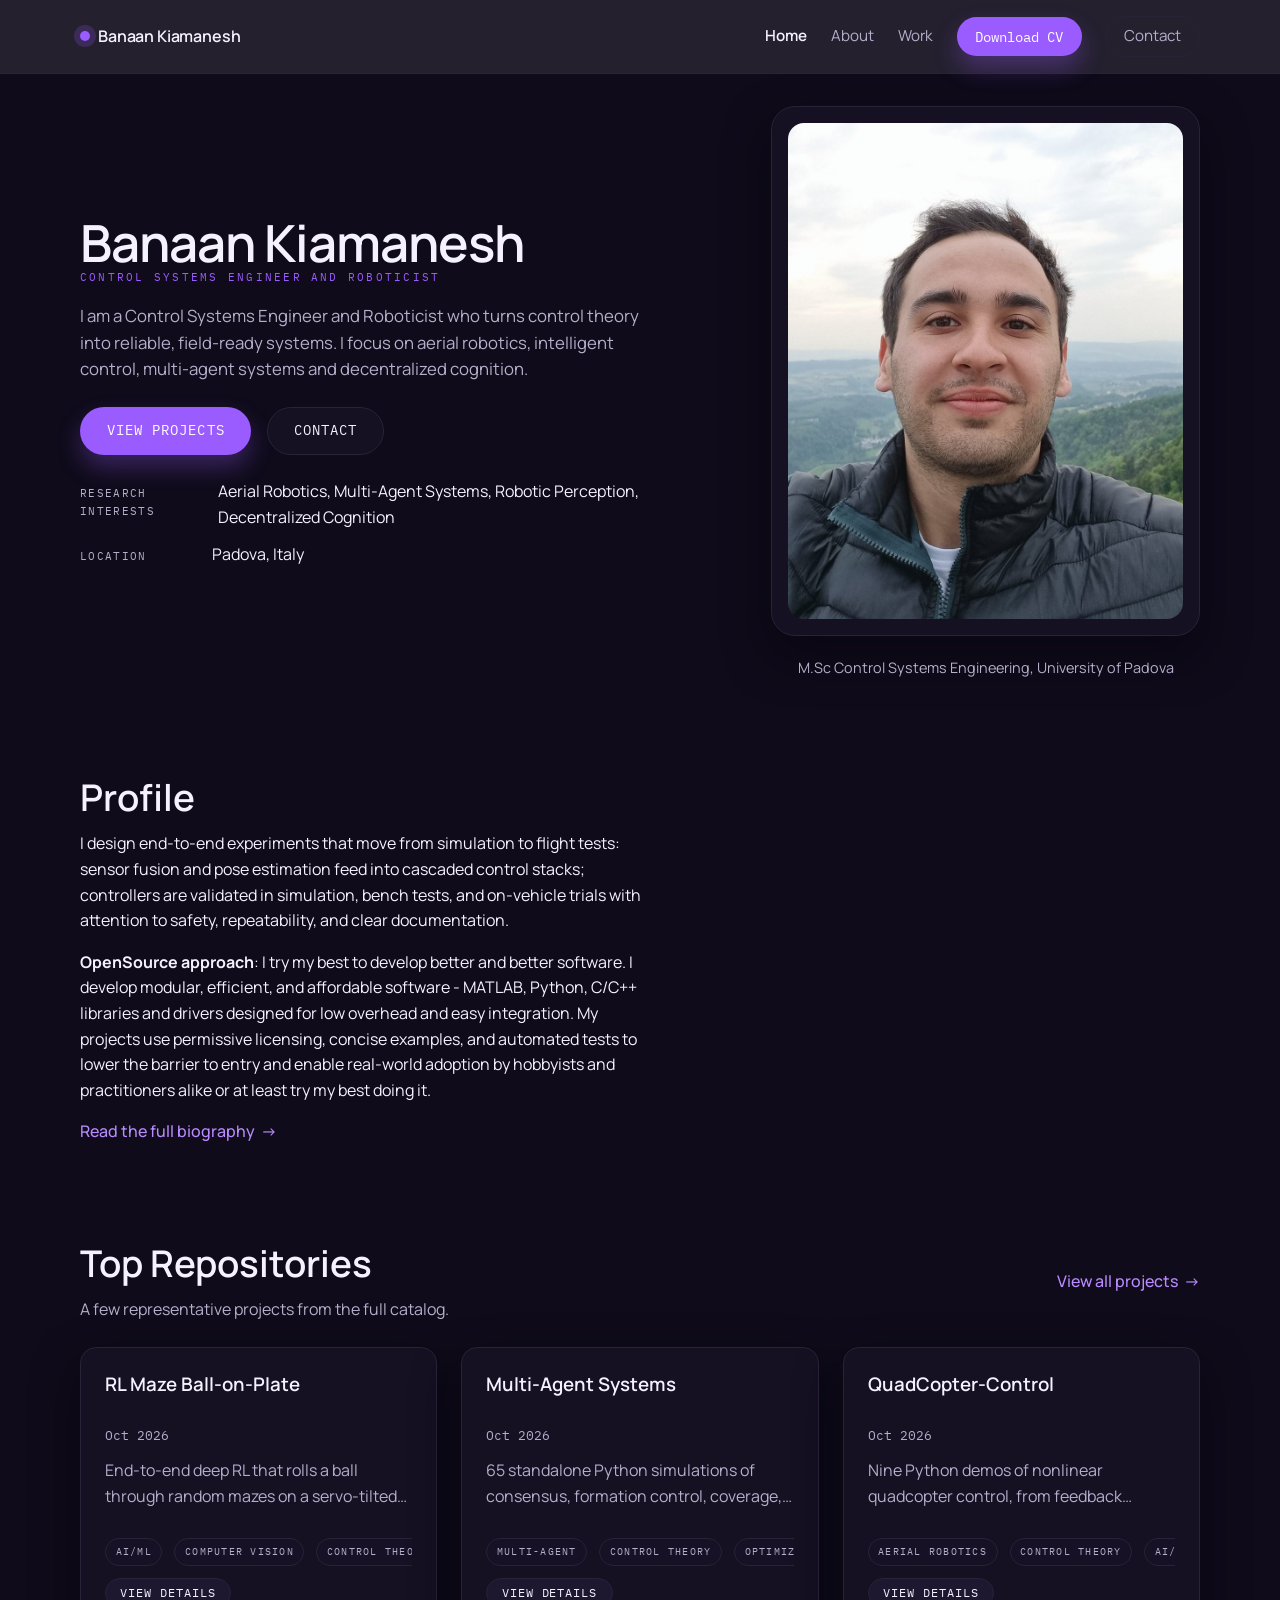
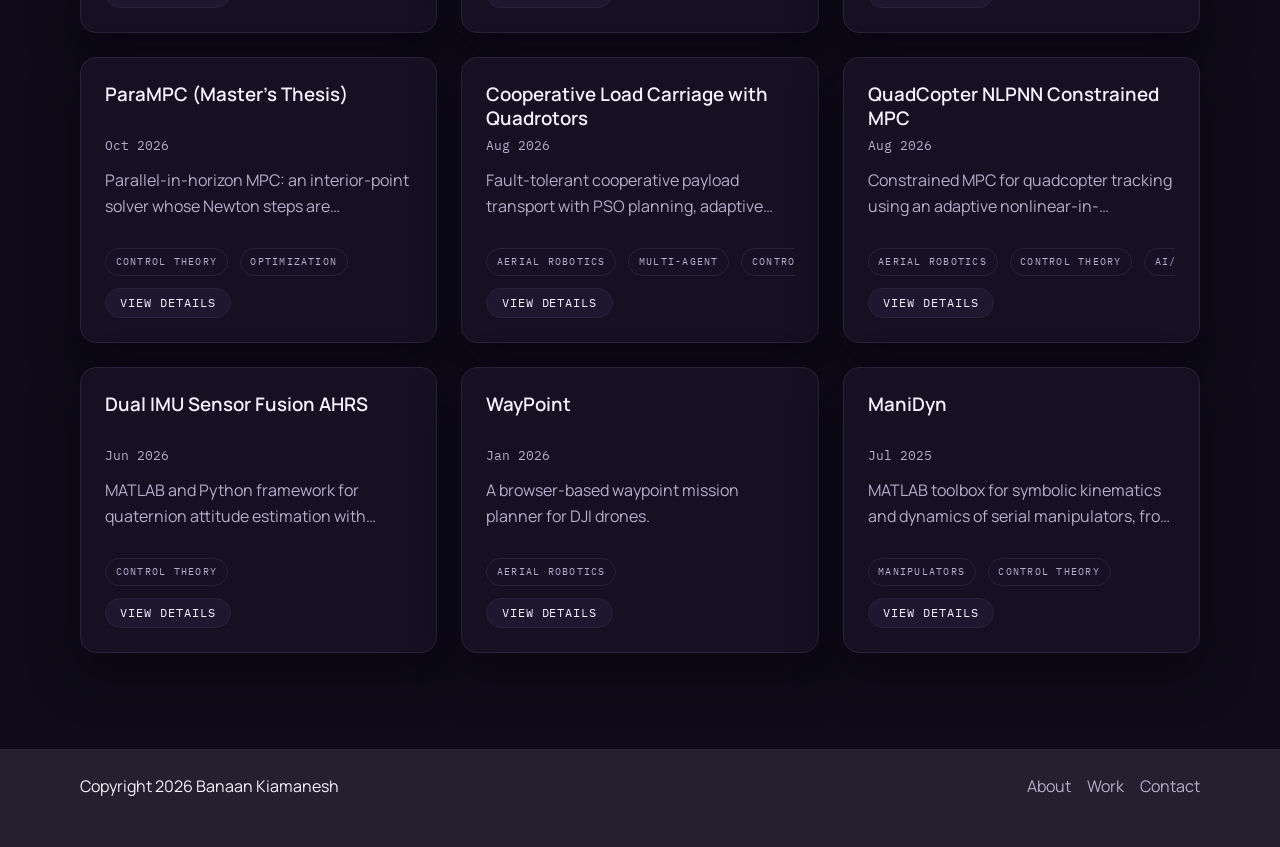
<file: index.html>
<!doctype html>
<html lang="en">
<head>
  <meta charset="utf-8" />
  <meta name="viewport" content="width=device-width, initial-scale=1" />
  <title>Banaan Kiamanesh - Home</title>
  <meta name="description" content="Control Systems Engineer and Roboticist focused on aerial robotics, embedded control, sensor fusion, and human-machine interaction." />
  <link rel="canonical" href="https://banaankiamanesh.github.io/" />
  <meta property="og:type" content="website" />
  <meta property="og:title" content="Banaan Kiamanesh - Home" />
  <meta property="og:description" content="Control Systems Engineer and Roboticist focused on aerial robotics, embedded control, sensor fusion, and human-machine interaction." />
  <meta property="og:url" content="https://banaankiamanesh.github.io/" />
  <meta property="og:image" content="https://banaankiamanesh.github.io/assets/images/20250508_2010491.jpg" />
  <link rel="preconnect" href="https://fonts.googleapis.com" />
  <link rel="preconnect" href="https://fonts.gstatic.com" crossorigin />
  <link href="https://fonts.googleapis.com/css2?family=Manrope:wght@300;400;500;600;700&family=IBM+Plex+Mono:wght@400;500&display=swap" rel="stylesheet" />
  <link rel="stylesheet" href="assets/css/variables.css" />
  <link rel="stylesheet" href="assets/css/base.css" />
  <link rel="stylesheet" href="assets/css/layout.css" />
  <link rel="stylesheet" href="assets/css/components.css" />
  <link rel="stylesheet" href="assets/css/animations.css" />
</head>
<body>
  <a class="skip-link" href="#main">Skip to content</a>

  <header class="site-header">
    <div class="container header-inner">
      <a class="logo" href="index.html">Banaan Kiamanesh</a>
      <nav class="nav" aria-label="Primary">
        <a href="index.html" aria-current="page">Home</a>
        <a href="about.html">About</a>
        <a href="work.html">Work</a>
        <a class="btn primary nav-cv" href="assets/CV/CV.pdf" download>Download CV</a>
        <a class="nav-cta" href="contact.html">Contact</a>
      </nav>
      <button class="menu-toggle" aria-expanded="false" aria-controls="nav-panel">
        <span class="sr-only">Open menu</span>
        <span class="menu-icon"></span>
      </button>
    </div>
    <div class="nav-panel" id="nav-panel" hidden>
      <a href="index.html" aria-current="page">Home</a>
      <a href="about.html">About</a>
      <a href="work.html">Work</a>
      <a class="btn primary nav-cv" href="assets/CV/CV.pdf" download>Download CV</a>
      <a href="contact.html">Contact</a>
    </div>
    <div class="nav-overlay" data-menu-close></div>
  </header>

  <main id="main" class="page">
    <section class="hero">
      <div class="container hero-grid">
        <div class="hero-copy">
          <h1 class="hero-title">Banaan Kiamanesh</h1>
          <p class="eyebrow">Control systems engineer and roboticist</p>
          <p class="lead">
            I am a Control Systems Engineer and Roboticist who turns control theory into reliable,
            field-ready systems. I focus on aerial robotics, intelligent control, multi-agent systems and decentralized cognition.
          </p>
          <div class="cta-row">
            <a class="btn primary" href="work.html">View projects</a>
            <a class="btn ghost" href="contact.html">Contact</a>
          </div>
          <ul class="meta-list">
            <li>
              <span class="meta-label">Research interests</span>
              <span>Aerial Robotics, Multi-Agent Systems, Robotic Perception, Decentralized Cognition</span>
            </li>
            <li>
              <span class="meta-label">Location</span>
              <span>Padova, Italy</span>
            </li>
          </ul>
        </div>
        <div class="hero-media">
          <div class="photo-card">
            <img src="assets/images/20250508_2010491.jpg" alt="Portrait of Banaan Kiamanesh" width="900"
              height="1132" fetchpriority="high" decoding="async" />
          </div>
          <p class="photo-note">M.Sc Control Systems Engineering, University of Padova</p>
        </div>
      </div>
    </section>

    <section class="section">
      <div class="container split">
        <div class="profile-content">
          <h2 class="section-title">Profile</h2>
          <p>
            I design end-to-end experiments that move from simulation to flight tests: sensor fusion and
            pose estimation feed into cascaded control stacks; controllers are validated in simulation,
            bench tests, and on-vehicle trials with attention to safety, repeatability, and clear
            documentation.
          </p>
          <p>
            <strong>OpenSource approach</strong>: I try my best to develop better and better software. I develop
            modular, efficient, and affordable software - MATLAB, Python, C/C++ libraries and drivers
            designed for low overhead and easy integration. My projects use permissive licensing,
            concise examples, and automated tests to lower the barrier to entry and enable real-world
            adoption by hobbyists and practitioners alike or at least try my best doing it.
          </p>
          <a class="text-link" href="about.html">Read the full biography</a>
        </div>
      </div>
    </section>

    <section class="section">
      <div class="container">
        <div class="section-header">
          <div>
            <h2 class="section-title">Top Repositories</h2>
            <p class="section-subtitle">A few representative projects from the full catalog.</p>
          </div>
          <a class="text-link" href="work.html">View all projects</a>
        </div>
        <div class="card-grid project-grid home-repo-grid">
          <article class="card project-card" data-tags="ai-ml,compute-vision,control" data-updated="2026-10-29">
            <div class="project-header">
              <h3>RL Maze Ball-on-Plate</h3>
              <span class="project-date">Oct 2026</span>
            </div>
            <p class="project-summary">End-to-end deep RL that rolls a ball through random mazes on a servo-tilted plate, using only an overhead camera image.</p>
            <div class="tag-row"><span class="tag" data-tag="ai-ml">AI/ML</span><span class="tag" data-tag="compute-vision">Computer Vision</span><span class="tag" data-tag="control">Control Theory</span></div>
            <div class="project-actions">
              <button class="project-open" type="button">View details</button>
            </div>
            <script type="application/json" class="project-data">{"title": "RL Maze Ball-on-Plate", "year": "Oct 2026", "tags": [{"id": "ai-ml", "label": "AI/ML"}, {"id": "compute-vision", "label": "Computer Vision"}, {"id": "control", "label": "Control Theory"}], "summary": "End-to-end deep RL that rolls a ball through random mazes on a servo-tilted plate, using only an overhead camera image.", "details": ["**RL Maze Ball-on-Plate** trains a policy to roll a steel ball through a maze by tilting the plate under it, simulated in PyBullet. An overhead camera is the policy's only input, and it outputs position commands for two MG996R servos at 20 Hz that tilt the plate through pushrods. Every episode uses a new random maze, and a curriculum takes training from 2×2 up to 8×8 mazes.", "**Realistic plant:** the plate sits on a central universal joint, each axis driven by one servo horn and pushrod, with the closed kinematic loops modelled as constraints. Servo motion is limited to the MG996R datasheet torque and speed at 6 V, with a dead band and a hold between commands.", "**Learning setup:** Stable-Baselines3 PPO with an asymmetric actor-critic. The actor is a CNN that sees only three stacked 96×96 camera frames. The critic sees the simulator state for accurate advantages, and an auxiliary head teaches the actor's CNN to locate the ball; pixel PPO without these two never beat a random policy. The reward follows progress along the maze's shortest path.", "**GPU training:** a second pipeline batches 1,024 environments on MuJoCo Warp (MJX), with physics, rendering, rewards and curriculum all on the GPU, at about 14,600 control steps/s against about 1,000 for the PyBullet workers. There, classical vision finds the plate tilt, ball, walls and goal, BFS plans a smooth route, and the policy learns to drive the ball along it. Vision recovered walls, goal and route exactly across all maze sizes and lighting changes, and located the ball within 1.8 mm in 99% of clean frames. Curriculum promotion uses held-out evaluation rounds on a frozen policy, because success on the training environments badly overstates what the policy can do on new mazes."], "links": [{"label": "GitHub", "url": "https://github.com/BanaanKiamanesh/RL-Maze-Ball-On-Plate"}, {"label": "LinkedIn", "url": "https://www.linkedin.com/feed/update/urn:li:ugcPost:7522051281692028928/"}], "images": [{"src": "https://raw.githubusercontent.com/BanaanKiamanesh/RL-Maze-Ball-On-Plate/main/docs/overview.png", "alt": "Maze ball-on-plate showcase view next to the policy's 96×96 camera view"}], "imageSize": "large", "embed": {"src": "https://www.linkedin.com/embed/feed/update/urn:li:ugcPost:7522051281692028928?collapsed=1", "title": "RL Maze Ball-on-Plate LinkedIn post", "height": 550, "width": 504}}</script>
          </article>
          <article class="card project-card" data-tags="multi-agent,control,optimization" data-updated="2026-10-28">
            <div class="project-header">
              <h3>Multi-Agent Systems</h3>
              <span class="project-date">Oct 2026</span>
            </div>
            <p class="project-summary">65 standalone Python simulations of consensus, formation control, coverage, flocking, localization and distributed optimization.</p>
            <div class="tag-row"><span class="tag" data-tag="multi-agent">Multi-Agent</span><span class="tag" data-tag="control">Control Theory</span><span class="tag" data-tag="optimization">Optimization</span></div>
            <div class="project-actions">
              <button class="project-open" type="button">View details</button>
            </div>
            <script type="application/json" class="project-data">{"title": "Multi-Agent Systems", "year": "Oct 2026", "tags": [{"id": "multi-agent", "label": "Multi-Agent"}, {"id": "control", "label": "Control Theory"}, {"id": "optimization", "label": "Optimization"}], "summary": "65 standalone Python simulations of consensus, formation control, coverage, flocking, localization and distributed optimization.", "details": ["**Multi-Agent Systems** is a collection of 65 standalone Python implementations of multi-agent control and estimation. Every example involves interacting agents: graph-coupled states, relative measurements, shared coverage, formation objectives, inter-agent forces or visibility constraints. Both distributed protocols and centralized multi-agent schemes are included.", "**Topics**\n- Basic consensus and rendezvous (7)\n- Advanced consensus (12)\n- Formation control, including bearing-based formation and maneuvering (12)\n- Coverage control (3)\n- Flocking (9)\n- Multi-agent navigation (1)\n- Localization and estimation (8)\n- Robustness and synchronization (8)\n- Optimal control and distributed optimization (5)", "**Self-contained by design:** each algorithm lives in its own folder with the controller or planner, plotting, a command-line entry point, its own requirements and a README on the theory, assumptions and limitations. Any folder can be copied elsewhere and run on its own, and a learning path and theory guide tie the collection together.", "**Key references**\n[1] R. Olfati-Saber and R. M. Murray, \"Consensus problems in networks of agents with switching topology and time-delays,\" IEEE Trans. Autom. Control, 2004.\n[2] S. Zhao and D. Zelazo, \"Bearing rigidity and almost global bearing-only formation stabilization,\" IEEE Trans. Autom. Control, 2016.\n[3] J. Cortés, S. Martínez, T. Karatas, and F. Bullo, \"Coverage control for mobile sensing networks,\" IEEE Trans. Robot. Autom., 2004.\n[4] R. Olfati-Saber, \"Flocking for multi-agent dynamic systems: Algorithms and theory,\" IEEE Trans. Autom. Control, 2006."], "links": [{"label": "GitHub", "url": "https://github.com/BanaanKiamanesh/Multi-Agent-Systems"}]}</script>
          </article>
          <article class="card project-card" data-tags="aerial-robotics,control,ai-ml,optimization" data-updated="2026-10-26">
            <div class="project-header">
              <h3>QuadCopter-Control</h3>
              <span class="project-date">Oct 2026</span>
            </div>
            <p class="project-summary">Nine Python demos of nonlinear quadcopter control, from feedback linearization to EKF-based MPC, LQR, backstepping and geometric control, compared on one figure-8.</p>
            <div class="tag-row"><span class="tag" data-tag="aerial-robotics">Aerial Robotics</span><span class="tag" data-tag="control">Control Theory</span><span class="tag" data-tag="ai-ml">AI/ML</span><span class="tag" data-tag="optimization">Optimization</span></div>
            <div class="project-actions">
              <button class="project-open" type="button">View details</button>
            </div>
            <script type="application/json" class="project-data">{"title": "QuadCopter-Control", "year": "Oct 2026", "tags": [{"id": "aerial-robotics", "label": "Aerial Robotics"}, {"id": "control", "label": "Control Theory"}, {"id": "ai-ml", "label": "AI/ML"}, {"id": "optimization", "label": "Optimization"}], "summary": "Nine Python demos of nonlinear quadcopter control, from feedback linearization to EKF-based MPC, LQR, backstepping and geometric control, compared on one figure-8.", "details": ["QuadCopter-Control is a set of nine Python demos of nonlinear quadcopter control, all flown on the same nonlinear rigid-body model. Demos 1–3 use the true state; demos 4–9 see only noisy position and attitude and estimate the rest with an observer.", "**Controllers**\n1. Attitude + Elevation Controller\n2. Yaw Angle + Position Controller\n3. Output Feedback Control with Feedback Linearization\n4. Sliding-Mode Controller + Sliding-Mode Observer\n5. EKF + Offset-Free MPC\n6. EKF + NN-Adaptive MPC\n7. EKF + Time-Varying LQR\n8. EKF + Integral Backstepping\n9. EKF + Geometric Control on SE(3)", "A comparison notebook loads the saved runs and ranks the controllers on tracking error, control effort and estimation accuracy. EKF + LQR tracks best at 1.3 cm position RMSE."], "links": [{"label": "GitHub", "url": "https://github.com/BanaanKiamanesh/QuadCopter-Control"}, {"label": "LinkedIn", "url": "https://www.linkedin.com/feed/update/urn:li:share:7520618861029814272/"}], "images": [{"src": "https://raw.githubusercontent.com/BanaanKiamanesh/QuadCopter-Control/main/9.%20EKF%20%2B%20Geometric%20Control/results/quadcopter_animation.gif", "alt": "Animated quadcopter flying the figure-8 with EKF and geometric control"}], "imageSize": "large", "embed": {"src": "https://www.linkedin.com/embed/feed/update/urn:li:share:7520618861029814272?collapsed=1", "title": "QuadCopter-Control LinkedIn post", "height": 569, "width": 504}}</script>
          </article>
          <article class="card project-card" data-tags="control,optimization" data-updated="2026-10-14">
            <div class="project-header">
              <h3>ParaMPC (Master's Thesis)</h3>
              <span class="project-date">Oct 2026</span>
            </div>
            <p class="project-summary">Parallel-in-horizon MPC: an interior-point solver whose Newton steps are associative scans over the horizon, in JAX or a single CUDA kernel.</p>
            <div class="tag-row"><span class="tag" data-tag="control">Control Theory</span><span class="tag" data-tag="optimization">Optimization</span></div>
            <div class="project-actions">
              <button class="project-open" type="button">View details</button>
            </div>
            <script type="application/json" class="project-data">{"title": "ParaMPC (Master's Thesis)", "year": "Oct 2026", "tags": [{"id": "control", "label": "Control Theory"}, {"id": "optimization", "label": "Optimization"}], "summary": "Parallel-in-horizon MPC: an interior-point solver whose Newton steps are associative scans over the horizon, in JAX or a single CUDA kernel.", "details": ["**ParaMPC** is my master's thesis: model predictive control solved in parallel over the prediction horizon. It uses a primal-dual interior-point method whose Newton steps are **associative scans over the horizon**, so each step has $\\Theta(\\log N)$ depth instead of the $\\Theta(N)$ of a Riccati recursion. It handles linear MPC (QPs with box, general and soft constraints) and nonlinear MPC (SQP and the real-time iteration), and runs in JAX on CPU or GPU or as a **single CUDA kernel** per solve.", "**How it works:** eliminating the multiplier and slack steps turns every Newton system into an LQ problem. The cost-to-go matrices come from one associative scan over value-function elements, evaluated in a Cholesky form that stays accurate under barrier weights up to $10^{17}$, and the costates and states come from two affine scans through the closed loop. Each iteration is Mehrotra's predictor-corrector with a Gondzio centrality corrector. The CUDA kernel runs the whole solve in one cooperative launch with grid-wide barriers between phases.", "**Performance:** benchmarked against acados (HPIPM) on a laptop RTX 3070. The CUDA backend overtakes acados from a horizon of about 270 steps and is 5.9× faster on linear MPC and 5.5× faster on a slung-load quadrotor NMPC at $N = 4096$ (6.6× and 7.0× in float32). From $N = 16$ to $4096$ its solve time grows 9-10×, against about 630× for acados; at short horizons acados remains faster.", "The method is verified numerically against dense LU Newton steps and certified optima, and the CUDA kernel is checked against the JAX implementation."], "links": [{"label": "GitHub", "url": "https://github.com/BanaanKiamanesh/Para-MPC"}]}</script>
          </article>
          <article class="card project-card" data-tags="aerial-robotics,multi-agent,control,optimization" data-updated="2026-08-18">
            <div class="project-header">
              <h3>Cooperative Load Carriage with Quadrotors</h3>
              <span class="project-date">Aug 2026</span>
            </div>
            <p class="project-summary">Fault-tolerant cooperative payload transport with PSO planning, adaptive sliding-mode control, and formation reconfiguration.</p>
            <div class="tag-row"><span class="tag" data-tag="aerial-robotics">Aerial Robotics</span><span class="tag" data-tag="multi-agent">Multi-Agent</span><span class="tag" data-tag="control">Control Theory</span><span class="tag" data-tag="optimization">Optimization</span></div>
            <div class="project-actions">
              <button class="project-open" type="button">View details</button>
            </div>
            <script type="application/json" class="project-data">{"title": "Cooperative Load Carriage with Quadrotors", "year": "Aug 2026", "tags": [{"id": "aerial-robotics", "label": "Aerial Robotics"}, {"id": "multi-agent", "label": "Multi-Agent"}, {"id": "control", "label": "Control Theory"}, {"id": "optimization", "label": "Optimization"}], "summary": "Fault-tolerant cooperative payload transport with PSO planning, adaptive sliding-mode control, and formation reconfiguration.", "details": ["**Planning and formation:** This MATLAB framework uses Particle Swarm Optimization (PSO) to generate a smooth 3D payload trajectory around obstacles and their safety margins. Geometric formation generation then converts the payload path into individual references for a team of quadrotors.", "**Control and estimation:** Each vehicle follows its reference with Adaptive Sliding Mode Control (ASMC), whose switching gains adapt online from the sliding surface. A sliding-mode observer estimates the quadrotor states throughout the mission.", "**Fault-tolerant reconfiguration:** The mission begins with four quadrotors. Following a vehicle failure, the surviving UAVs preserve their dynamic states, observer states, and adaptive gains while transitioning to a three-quadrotor triangular formation, allowing payload transport to continue."], "links": [{"label": "GitHub", "url": "https://github.com/BanaanKiamanesh/Cooperative-Load-Carriage"}, {"label": "LinkedIn", "url": "https://www.linkedin.com/feed/update/urn:li:activity:7495531105375129600/"}], "images": [{"src": "https://raw.githubusercontent.com/BanaanKiamanesh/Cooperative-Load-Carriage/main/Simulation%20Results/Trajectory%20generation_2D.jpg", "alt": "PSO-generated payload trajectory with obstacle avoidance and safety margins"}, {"src": "https://raw.githubusercontent.com/BanaanKiamanesh/Cooperative-Load-Carriage/main/Simulation%20Results/Fault%20tolerent%20-%20Formation%20information%20in%20X%20%26%20Y.jpg", "alt": "Fault-tolerant quadrotor formation tracking and reconfiguration"}], "imageSize": "large", "embed": {"src": "https://www.linkedin.com/embed/feed/update/urn:li:share:7495531103735345152?collapsed=1", "title": "Cooperative load carriage with quadrotors LinkedIn post", "height": 497, "width": 504}}</script>
          </article>
          <article class="card project-card" data-tags="aerial-robotics,control,ai-ml,optimization" data-updated="2026-08-10">
            <div class="project-header">
              <h3>QuadCopter NLPNN Constrained MPC</h3>
              <span class="project-date">Aug 2026</span>
            </div>
            <p class="project-summary">Constrained MPC for quadcopter tracking using an adaptive nonlinear-in-parameter neural-network predictor.</p>
            <div class="tag-row"><span class="tag" data-tag="aerial-robotics">Aerial Robotics</span><span class="tag" data-tag="control">Control Theory</span><span class="tag" data-tag="ai-ml">AI/ML</span><span class="tag" data-tag="optimization">Optimization</span></div>
            <div class="project-actions">
              <button class="project-open" type="button">View details</button>
            </div>
            <script type="application/json" class="project-data">{"title": "QuadCopter NLPNN Constrained MPC", "year": "Aug 2026", "tags": [{"id": "aerial-robotics", "label": "Aerial Robotics"}, {"id": "control", "label": "Control Theory"}, {"id": "ai-ml", "label": "AI/ML"}, {"id": "optimization", "label": "Optimization"}], "summary": "Constrained MPC for quadcopter tracking using an adaptive nonlinear-in-parameter neural-network predictor.", "details": ["**Architecture and control:** The project combines a 12-state Newton-Euler quadcopter model with an adaptive nonlinear-in-parameter neural network (NLPNN) observer/identifier. The learned neural model supplements the nominal dynamics to improve state estimation and prediction during 3D trajectory tracking.", "**Constraint satisfaction:** A 20-step constrained model predictive controller enforces actuator, input-rate, altitude, translational-velocity, attitude, and body-rate limits while tracking the reference trajectory.", "**Reference**\n[1] H. A. Talebi, F. Abdollahi, R. V. Patel, and K. Khorasani, Neural Network-Based State Estimation of Nonlinear Systems: Application to Fault Detection and Isolation, ser. Lecture Notes in Control and Information Sciences, vol. 395. New York, NY, USA: Springer, 2010, doi: [10.1007/978-1-4419-1438-5](https://doi.org/10.1007/978-1-4419-1438-5)."], "links": [{"label": "GitHub", "url": "https://github.com/BanaanKiamanesh/QuadCopter-NN-Adapt-MPC"}, {"label": "LinkedIn", "url": "https://www.linkedin.com/posts/banaankiamanesh_modelpredictivecontrol-mpc-quadcopter-share-7492510152357605376-lifN/?utm_source=share&utm_medium=member_desktop&rcm=ACoAACfPOcAB3164RiWMC6PFxasGeyRv3Dap478"}], "images": [{"src": "https://raw.githubusercontent.com/BanaanKiamanesh/QuadCopter-NN-Adapt-MPC/main/results/tracking_plots.svg", "alt": "Quadcopter position tracking and constrained control-input behavior"}], "imageSize": "large", "embed": {"src": "https://www.linkedin.com/embed/feed/update/urn:li:share:7492510152357605376?collapsed=1", "title": "QuadCopter NLPNN constrained MPC LinkedIn post", "height": 645, "width": 504}}</script>
          </article>
          <article class="card project-card" data-tags="control" data-updated="2026-06-23">
            <div class="project-header">
              <h3>Dual IMU Sensor Fusion AHRS</h3>
              <span class="project-date">Jun 2026</span>
            </div>
            <p class="project-summary">MATLAB and Python framework for quaternion attitude estimation with single- and dual-IMU sensor fusion.</p>
            <div class="tag-row"><span class="tag" data-tag="control">Control Theory</span></div>
            <div class="project-actions">
              <button class="project-open" type="button">View details</button>
            </div>
            <script type="application/json" class="project-data">{"title": "Dual IMU Sensor Fusion AHRS", "year": "Jun 2026", "tags": [{"id": "control", "label": "Control Theory"}], "summary": "MATLAB and Python framework for quaternion attitude estimation with single- and dual-IMU sensor fusion.", "details": ["**Project Overview**\nDual IMU Sensor Fusion AHRS is a simulation and validation framework for attitude estimation with single- and dual-IMU MARG configurations. It generates known reference motion, applies configurable gyroscope, accelerometer, and magnetometer errors, then evaluates quaternion-based estimators under identical sensor conditions.", "**Fusion and Estimation Pipeline**\n- **Dual IMU fusion:** Two independent sensor models are combined using inverse-variance weighting.\n- **Attitude estimators:** Additive EKF, minimal error-state ESKF/MEKF, and Mahony AHRS.\n- **Sensor realism:** White noise, bias, bias instability, scale-factor error, saturation, and quantization.\n- **Evaluation:** Single-run studies, 50-run Monte Carlo comparisons, metrics, plots, and report export.", "**MATLAB and Python Implementations**\nThe original MATLAB framework is accompanied by a faithful NumPy port that reproduces the published Monte Carlo results within sampling error. The Python version also introduces a 6-state multiplicative ESKF with analytic Jacobians and adaptive accelerometer covariance, improving computational speed and robustness during non-gravitational acceleration.", "**Validated Results**\n- **Dual IMU EKF:** 0.085° roll, 0.072° pitch, and 0.178° yaw RMSE across the 50-run Python validation.\n- **Improved dual ESKF:** 0.080° roll, 0.066° pitch, and 0.172° yaw RMSE, with approximately 2.8× faster execution than the original EKF.\n- **Disturbance robustness:** Adaptive covariance reduces mean roll-and-pitch RMSE by 62% during a transient linear-acceleration burst.", "**Technical Stack**\n- MATLAB and Python/NumPy\n- Quaternion kinematics, EKF, ESKF/MEKF, and Mahony AHRS\n- Monte Carlo simulation, sensor-error modelling, and adaptive covariance"], "links": [{"label": "GitHub", "url": "https://github.com/BanaanKiamanesh/Dual_IMU_SF"}, {"label": "Report", "url": "https://github.com/BanaanKiamanesh/Dual_IMU_SF/blob/main/Report.pdf"}], "images": [{"src": "assets/images/project_thumbnails/dual_imu_mc_rmse.png", "alt": "Monte Carlo attitude RMSE comparison for single- and dual-IMU filters"}, {"src": "assets/images/project_thumbnails/dual_imu_attitude_error.png", "alt": "Dual-IMU ESKF attitude error over a 30-second simulation"}, {"src": "assets/images/project_thumbnails/dual_imu_robustness.png", "alt": "EKF and ESKF robustness comparison during transient linear acceleration"}]}</script>
          </article>
          <article class="card project-card" data-tags="aerial-robotics" data-updated="2026-01-04">
            <div class="project-header">
              <h3>WayPoint</h3>
              <span class="project-date">Jan 2026</span>
            </div>
            <p class="project-summary">A browser-based waypoint mission planner for DJI drones.</p>
            <div class="tag-row"><span class="tag" data-tag="aerial-robotics">Aerial Robotics</span></div>
            <div class="project-actions">
              <button class="project-open" type="button">View details</button>
            </div>
            <script type="application/json" class="project-data">{"title": "WayPoint", "year": "Jan 2026", "tags": [{"id": "aerial-robotics", "label": "Aerial Robotics"}], "summary": "A browser-based waypoint mission planner for DJI drones.", "details": ["**WayPoint** is a mission planning tool to free DJI pilots from costly or server-bound software. The application is a static website that you load in a browser; all calculations happen **client-side**, so mission files never leave your computer. It allows you to search for a location, add waypoints on a map or generate them from geometric shapes, and tailor each point with altitude, speed, heading and gimbal settings. The interface is designed for fast editing: you can click to add or drag to reposition waypoints and reorder them in a list. This **privacy-first** approach means you retain control of your data, and there is no need to create accounts or rely on any server.", "Beyond simple point placement, the tool includes a suite of mapping-oriented features. Users can draw lines, polygons or ellipses, set spacing and resolution, and even activate an image-overlap mode that automatically creates photo waypoints with the desired overlap for survey missions. Advanced controls allow batch editing of selected waypoints, rotating or nudging selections, reversing flight order, correcting for terrain altitude and choosing whether the aircraft hovers, returns home or lands at the end. Missions can be exported as **DJI-compatible KMZ, KML or CSV** files for a range of **DJI Fly-enabled** drones. In a demonstration over **Prato della Valle** in Padova, the ellipse tool was used to generate evenly spaced rings that circled the square, with gimbal and overlap settings tuned for mapping, illustrating how WayPoint streamlines complex survey flights while keeping the pilot in full control."], "links": [{"label": "Try WayPoint!", "url": "https://banaankiamanesh.github.io/WayPoint/", "icon": "assets/images/project_thumbnails/waypoint_logo.png"}, {"label": "GitHub", "url": "https://github.com/BanaanKiamanesh/WayPoint/"}, {"label": "LinkedIn", "url": "https://www.linkedin.com/posts/banaankiamanesh_dji-drones-mapping-activity-7413582282956980224-1U2P?utm_source=share&utm_medium=member_desktop&rcm=ACoAACfPOcAB3164RiWMC6PFxasGeyRv3Dap478"}], "images": [{"src": "assets/images/project_thumbnails/waypoint_preview.webp", "alt": "WayPoint preview"}], "titleLink": "https://banaankiamanesh.github.io/WayPoint/"}</script>
          </article>
          <article class="card project-card" data-tags="manipulator,control" data-updated="2025-07-24">
            <div class="project-header">
              <h3>ManiDyn</h3>
              <span class="project-date">Jul 2025</span>
            </div>
            <p class="project-summary">MATLAB toolbox for symbolic kinematics and dynamics of serial manipulators, from DH tables or URDF to MEX-ready code.</p>
            <div class="tag-row"><span class="tag" data-tag="manipulator">Manipulators</span><span class="tag" data-tag="control">Control Theory</span></div>
            <div class="project-actions">
              <button class="project-open" type="button">View details</button>
            </div>
            <script type="application/json" class="project-data">{"title": "ManiDyn", "year": "Jul 2025", "tags": [{"id": "manipulator", "label": "Manipulators"}, {"id": "control", "label": "Control Theory"}], "summary": "MATLAB toolbox for symbolic kinematics and dynamics of serial manipulators, from DH tables or URDF to MEX-ready code.", "details": ["**ManiDyn** is a MATLAB toolbox for symbolic modelling of serial-link robot manipulators, built for the Robotics and Control 1 course. It goes from a geometric description (standard or modified DH parameters, or an expanded URDF read without the Robotics System Toolbox) to fully symbolic forward kinematics, geometric and analytical Jacobians, and the Euler-Lagrange dynamics: mass matrix $B(q)$, Coriolis/centrifugal matrix $C(q, \\dot{q})$, gravity vector $g(q)$ and the regressor $Y(\\ddot{q}, \\dot{q}, q)$, with optional viscous and Coulomb friction.", "Every parameter (masses, link lengths, inertias, friction coefficients) can be numeric or symbolic, so an end-to-end symbolic workflow is possible. Results come back as symbolic expressions or function handles, or are exported as .m files, C source or compiled MEX binaries for real-time use. Inverse kinematics utilities and ready-to-run examples are included, and [Kinova-Gen3-Control](https://github.com/BanaanKiamanesh/Kinova-Gen3-Control) uses ManiDyn for all of its robot dynamics.", "This project is done in collaboration with [Ali Rezaei](https://github.com/AliiRezaei)."], "links": [{"label": "GitHub", "url": "https://github.com/BanaanKiamanesh/ManiDyn"}], "image": {"src": "assets/images/project_thumbnails/ManiDyn.webp", "alt": "ManiDyn toolbox overview"}, "embed": {"src": "https://www.linkedin.com/embed/feed/update/urn:li:share:7354052029750681600", "height": 620, "width": 504, "title": "ManiDyn LinkedIn post"}}</script>
          </article>
        </div>
      </div>
    </section>

  
  <div class="project-modal" data-project-modal hidden>
    <div class="project-modal__backdrop" data-modal-close></div>
    <div class="project-modal__panel" role="dialog" aria-modal="true" aria-labelledby="project-modal-title">
      <button class="modal-close" type="button" data-modal-close>Close</button>
      <p class="modal-eyebrow" data-modal-year></p>
      <h2 id="project-modal-title" data-modal-title></h2>
      <div class="tag-row modal-tags" data-modal-tags></div>
      <div class="modal-body" data-modal-body></div>
      <div class="project-links" data-modal-links></div>
    </div>
  </div>

</main>

  <footer class="site-footer">
    <div class="container footer-inner">
      <span>Copyright <span data-year></span> Banaan Kiamanesh</span>
      <div class="footer-links">
        <a href="about.html">About</a>
        <a href="work.html">Work</a>
        <a href="contact.html">Contact</a>
      </div>
    </div>
  </footer>

  <script type="module" src="assets/js/main.js"></script>
</body>
</html>
</file>
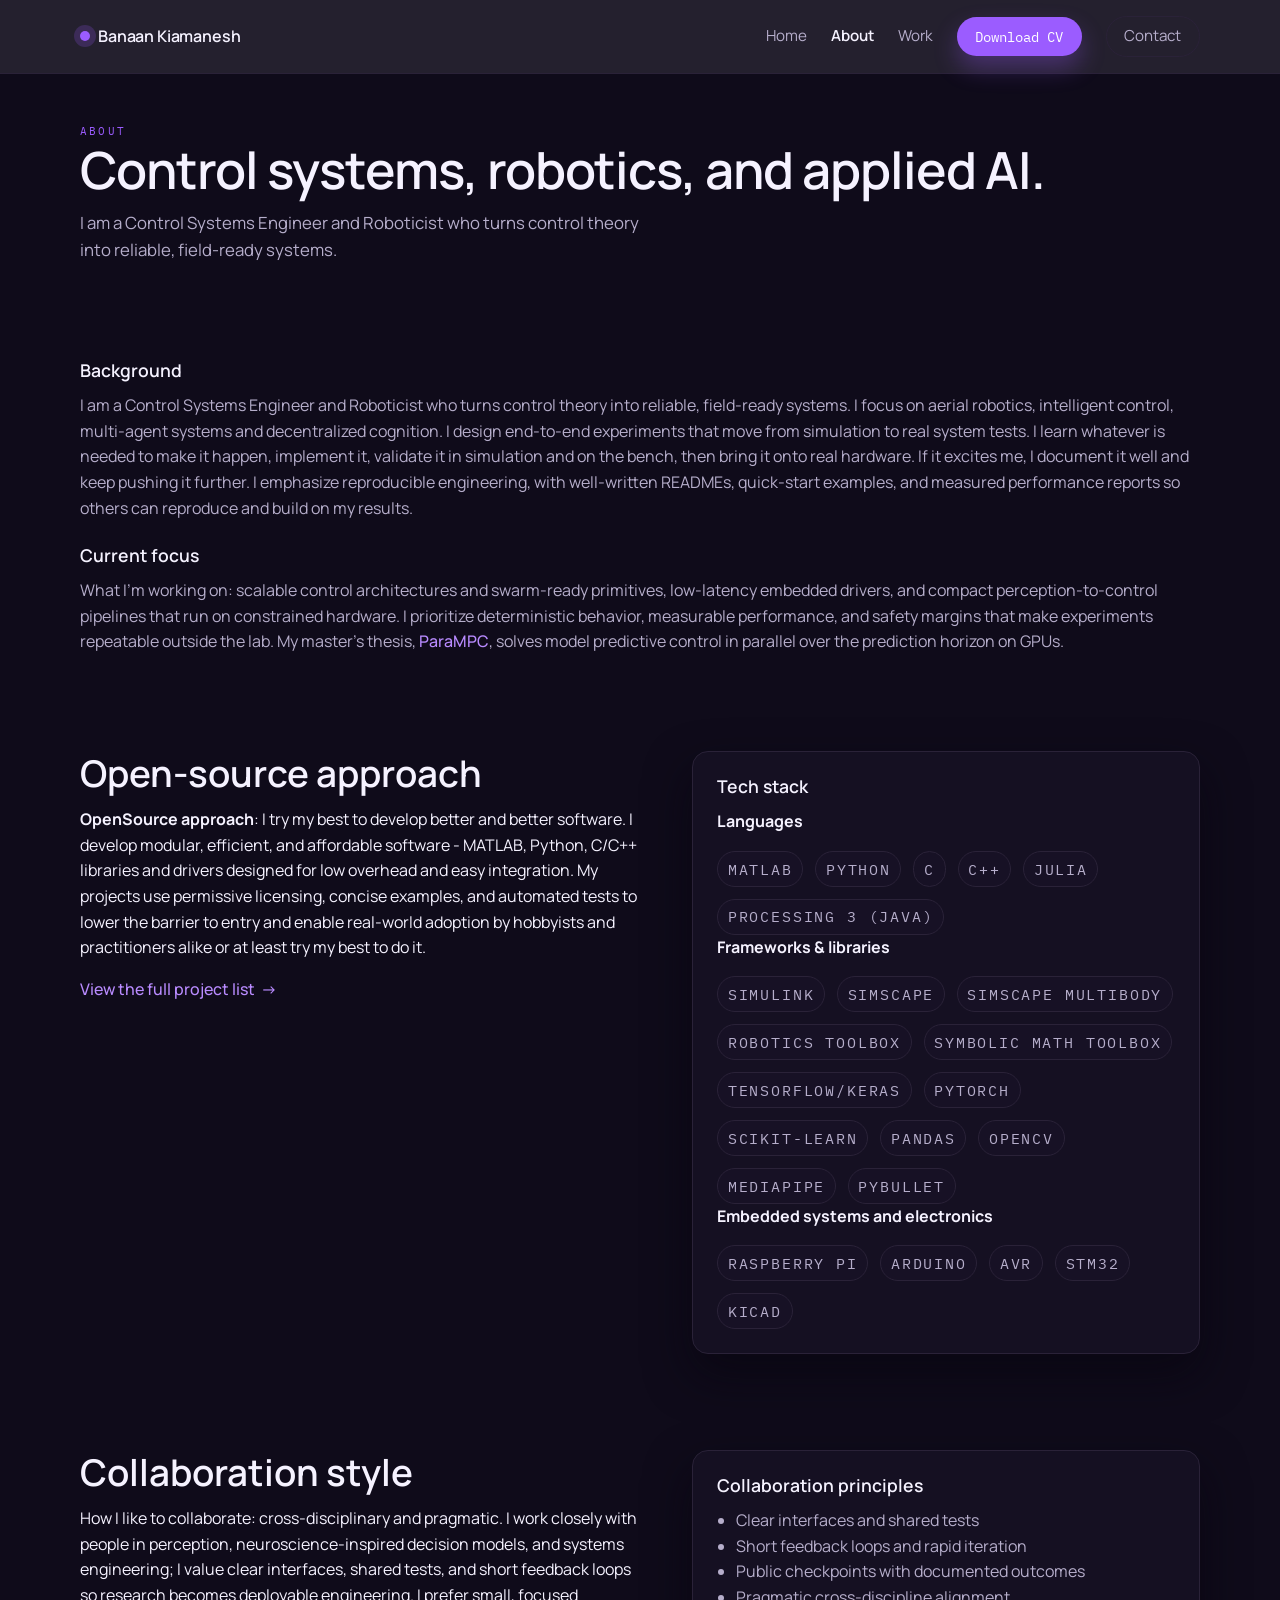
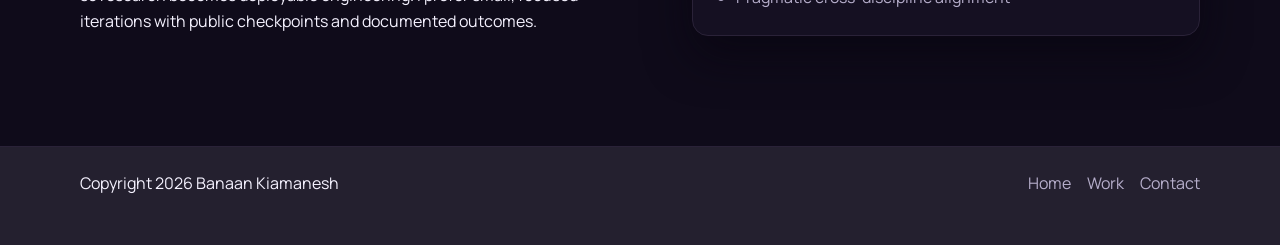
<file: about.html>
<!doctype html>
<html lang="en">

<head>
  <meta charset="utf-8" />
  <meta name="viewport" content="width=device-width, initial-scale=1" />
  <title>About - Banaan Kiamanesh</title>
  <meta name="description" content="About Banaan Kiamanesh, control systems engineer and roboticist." />
  <link rel="canonical" href="https://banaankiamanesh.github.io/about.html" />
  <meta property="og:type" content="website" />
  <meta property="og:title" content="About - Banaan Kiamanesh" />
  <meta property="og:description" content="About Banaan Kiamanesh, control systems engineer and roboticist." />
  <meta property="og:url" content="https://banaankiamanesh.github.io/about.html" />
  <meta property="og:image" content="https://banaankiamanesh.github.io/assets/images/20250508_2010491.jpg" />
  <link rel="preconnect" href="https://fonts.googleapis.com" />
  <link rel="preconnect" href="https://fonts.gstatic.com" crossorigin />
  <link
    href="https://fonts.googleapis.com/css2?family=Manrope:wght@300;400;500;600;700&family=IBM+Plex+Mono:wght@400;500&display=swap"
    rel="stylesheet" />
  <link rel="stylesheet" href="assets/css/variables.css" />
  <link rel="stylesheet" href="assets/css/base.css" />
  <link rel="stylesheet" href="assets/css/layout.css" />
  <link rel="stylesheet" href="assets/css/components.css" />
  <link rel="stylesheet" href="assets/css/animations.css" />
</head>

<body>
  <a class="skip-link" href="#main">Skip to content</a>

  <header class="site-header">
    <div class="container header-inner">
      <a class="logo" href="index.html">Banaan Kiamanesh</a>
      <nav class="nav" aria-label="Primary">
        <a href="index.html">Home</a>
        <a href="about.html" aria-current="page">About</a>
        <a href="work.html">Work</a>
        <a class="btn primary nav-cv" href="assets/CV/CV.pdf" download>Download CV</a>
        <a class="nav-cta" href="contact.html">Contact</a>
      </nav>
      <button class="menu-toggle" aria-expanded="false" aria-controls="nav-panel">
        <span class="sr-only">Open menu</span>
        <span class="menu-icon"></span>
      </button>
    </div>
    <div class="nav-panel" id="nav-panel" hidden>
      <a href="index.html">Home</a>
      <a href="about.html" aria-current="page">About</a>
      <a href="work.html">Work</a>
      <a class="btn primary nav-cv" href="assets/CV/CV.pdf" download>Download CV</a>
      <a href="contact.html">Contact</a>
    </div>
    <div class="nav-overlay" data-menu-close></div>
  </header>

  <main id="main" class="page">
    <section class="page-hero">
      <div class="container">
        <p class="eyebrow">About</p>
        <h1 class="page-title">Control systems, robotics, and applied AI.</h1>
        <p class="lead">
          I am a Control Systems Engineer and Roboticist who turns control theory into reliable,
          field-ready systems.
        </p>
      </div>
    </section>

    <section class="section">
      <div class="container">
        <div class="about-paragraphs">
          <article class="about-paragraph">
            <h2 class="panel-title">Background</h2>
            <p>
              I am a Control Systems Engineer and Roboticist who turns control theory into reliable, field-ready
              systems. I focus on aerial robotics, intelligent control, multi-agent systems and decentralized cognition.
              I design end-to-end experiments that move from simulation to real system tests. I learn whatever is needed
              to make it happen, implement it, validate it in simulation and on the bench, then bring it onto real
              hardware.
              If it excites me, I document it well and keep pushing it further. I emphasize reproducible engineering,
              with
              well-written READMEs, quick-start examples, and measured performance reports so others can reproduce and
              build
              on my results.
            </p>
          </article>
          <article class="about-paragraph">
            <h2 class="panel-title">Current focus</h2>
            <p>
              What I'm working on: scalable control architectures and swarm-ready primitives, low-latency embedded
              drivers,
              and compact perception-to-control pipelines that run on constrained hardware. I prioritize deterministic
              behavior,
              measurable performance, and safety margins that make experiments repeatable outside the lab.
              My master's thesis, <a class="inline-link" href="https://github.com/BanaanKiamanesh/Para-MPC"
                target="_blank" rel="noreferrer">ParaMPC</a>, solves model predictive control in parallel over
              the prediction horizon on GPUs.
            </p>
          </article>
        </div>
      </div>
    </section>

    <section class="section">
      <div class="container split">
        <div>
          <h2 class="section-title">Open-source approach</h2>
          <p>
            <strong>OpenSource approach</strong>: I try my best to develop better and better software. I develop
            modular, efficient, and affordable software - MATLAB, Python, C/C++ libraries and drivers designed for low
            overhead and easy integration. My projects use permissive licensing, concise examples, and automated tests
            to lower the barrier to entry and enable real-world adoption by hobbyists and practitioners alike or at
            least try my best to do it.
          </p>
          <a class="text-link" href="work.html">View the full project list</a>
        </div>
        <div class="panel">
          <h3 class="panel-title">Tech stack</h3>
          <p><strong>Languages</strong></p>
          <div class="tag-row">
            <span class="tag">MATLAB</span>
            <span class="tag">Python</span>
            <span class="tag">C</span>
            <span class="tag">C++</span>
            <span class="tag">Julia</span>
            <span class="tag">Processing 3 (Java)</span>
          </div>
          <p><strong>Frameworks &amp; libraries</strong></p>
          <div class="tag-row">
            <span class="tag">Simulink</span>
            <span class="tag">Simscape</span>
            <span class="tag">Simscape Multibody</span>
            <span class="tag">Robotics Toolbox</span>
            <span class="tag">Symbolic Math Toolbox</span>
            <span class="tag">TensorFlow/Keras</span>
            <span class="tag">PyTorch</span>
            <span class="tag">Scikit-learn</span>
            <span class="tag">Pandas</span>
            <span class="tag">OpenCV</span>
            <span class="tag">MediaPipe</span>
            <span class="tag">PyBullet</span>
          </div>
          <p><strong>Embedded systems and electronics</strong></p>
          <div class="tag-row">
            <span class="tag">Raspberry Pi</span>
            <span class="tag">Arduino</span>
            <span class="tag">AVR</span>
            <span class="tag">STM32</span>
            <span class="tag">KiCad</span>
          </div>
        </div>
      </div>
    </section>

    <section class="section">
      <div class="container split">
        <div>
          <h2 class="section-title">Collaboration style</h2>
          <p>
            How I like to collaborate: cross-disciplinary and pragmatic. I work closely with people in
            perception, neuroscience-inspired decision models, and systems engineering; I value clear
            interfaces, shared tests, and short feedback loops so research becomes deployable engineering.
            I prefer small, focused iterations with public checkpoints and documented outcomes.
          </p>
        </div>
        <div class="panel">
          <h3 class="panel-title">Collaboration principles</h3>
          <ul class="bullet-list">
            <li>Clear interfaces and shared tests</li>
            <li>Short feedback loops and rapid iteration</li>
            <li>Public checkpoints with documented outcomes</li>
            <li>Pragmatic cross-discipline alignment</li>
          </ul>
        </div>
      </div>
    </section>
  </main>

  <footer class="site-footer">
    <div class="container footer-inner">
      <span>Copyright <span data-year></span> Banaan Kiamanesh</span>
      <div class="footer-links">
        <a href="index.html">Home</a>
        <a href="work.html">Work</a>
        <a href="contact.html">Contact</a>
      </div>
    </div>
  </footer>

  <script type="module" src="assets/js/main.js"></script>
</body>

</html>
</file>
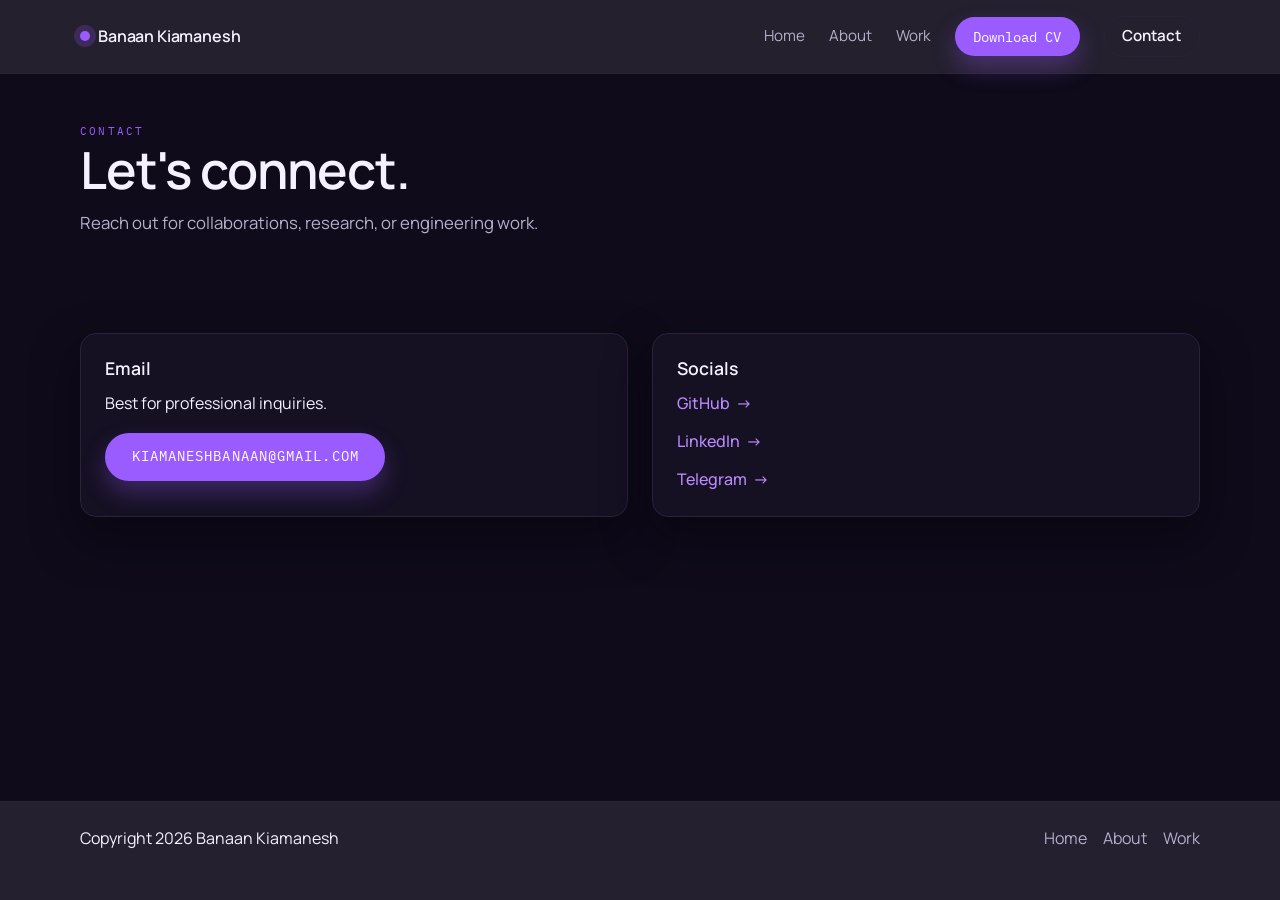
<file: contact.html>
<!doctype html>
<html lang="en">

<head>
  <meta charset="utf-8" />
  <meta name="viewport" content="width=device-width, initial-scale=1" />
  <title>Contact - Banaan Kiamanesh</title>
  <meta name="description" content="Contact Banaan Kiamanesh." />
  <link rel="canonical" href="https://banaankiamanesh.github.io/contact.html" />
  <meta property="og:type" content="website" />
  <meta property="og:title" content="Contact - Banaan Kiamanesh" />
  <meta property="og:description" content="Contact Banaan Kiamanesh." />
  <meta property="og:url" content="https://banaankiamanesh.github.io/contact.html" />
  <meta property="og:image" content="https://banaankiamanesh.github.io/assets/images/20250508_2010491.jpg" />
  <link rel="preconnect" href="https://fonts.googleapis.com" />
  <link rel="preconnect" href="https://fonts.gstatic.com" crossorigin />
  <link
    href="https://fonts.googleapis.com/css2?family=Manrope:wght@300;400;500;600;700&family=IBM+Plex+Mono:wght@400;500&display=swap"
    rel="stylesheet" />
  <link rel="stylesheet" href="assets/css/variables.css" />
  <link rel="stylesheet" href="assets/css/base.css" />
  <link rel="stylesheet" href="assets/css/layout.css" />
  <link rel="stylesheet" href="assets/css/components.css" />
  <link rel="stylesheet" href="assets/css/animations.css" />
</head>

<body>
  <a class="skip-link" href="#main">Skip to content</a>

  <header class="site-header">
    <div class="container header-inner">
      <a class="logo" href="index.html">Banaan Kiamanesh</a>
      <nav class="nav" aria-label="Primary">
        <a href="index.html">Home</a>
        <a href="about.html">About</a>
        <a href="work.html">Work</a>
        <a class="btn primary nav-cv" href="assets/CV/CV.pdf" download>Download CV</a>
        <a class="nav-cta" href="contact.html" aria-current="page">Contact</a>
      </nav>
      <button class="menu-toggle" aria-expanded="false" aria-controls="nav-panel">
        <span class="sr-only">Open menu</span>
        <span class="menu-icon"></span>
      </button>
    </div>
    <div class="nav-panel" id="nav-panel" hidden>
      <a href="index.html">Home</a>
      <a href="about.html">About</a>
      <a href="work.html">Work</a>
      <a class="btn primary nav-cv" href="assets/CV/CV.pdf" download>Download CV</a>
      <a href="contact.html" aria-current="page">Contact</a>
    </div>
    <div class="nav-overlay" data-menu-close></div>
  </header>

  <main id="main" class="page">
    <section class="page-hero">
      <div class="container">
        <p class="eyebrow">Contact</p>
        <h1 class="page-title">Let's connect.</h1>
        <p class="lead">Reach out for collaborations, research, or engineering work.</p>
      </div>
    </section>

    <section class="section">
      <div class="container contact-grid">
        <div class="panel">
          <h2 class="panel-title">Email</h2>
          <p>Best for professional inquiries.</p>
          <a class="btn primary" href="mailto:kiamaneshbanaan@gmail.com">kiamaneshbanaan@gmail.com</a>
        </div>
        <div class="panel">
          <h2 class="panel-title">Socials</h2>
          <div class="contact-list">
            <a class="text-link" href="https://github.com/BanaanKiamanesh" target="_blank" rel="noreferrer">GitHub</a>
            <a class="text-link" href="https://www.linkedin.com/in/banaankiamanesh/" target="_blank"
              rel="noreferrer">LinkedIn</a>
            <a class="text-link" href="https://t.me/BanaanKiamanesh" target="_blank" rel="noreferrer">Telegram</a>
          </div>
        </div>
      </div>
    </section>
  </main>

  <footer class="site-footer">
    <div class="container footer-inner">
      <span>Copyright <span data-year></span> Banaan Kiamanesh</span>
      <div class="footer-links">
        <a href="index.html">Home</a>
        <a href="about.html">About</a>
        <a href="work.html">Work</a>
      </div>
    </div>
  </footer>

  <script type="module" src="assets/js/main.js"></script>
</body>

</html>
</file>
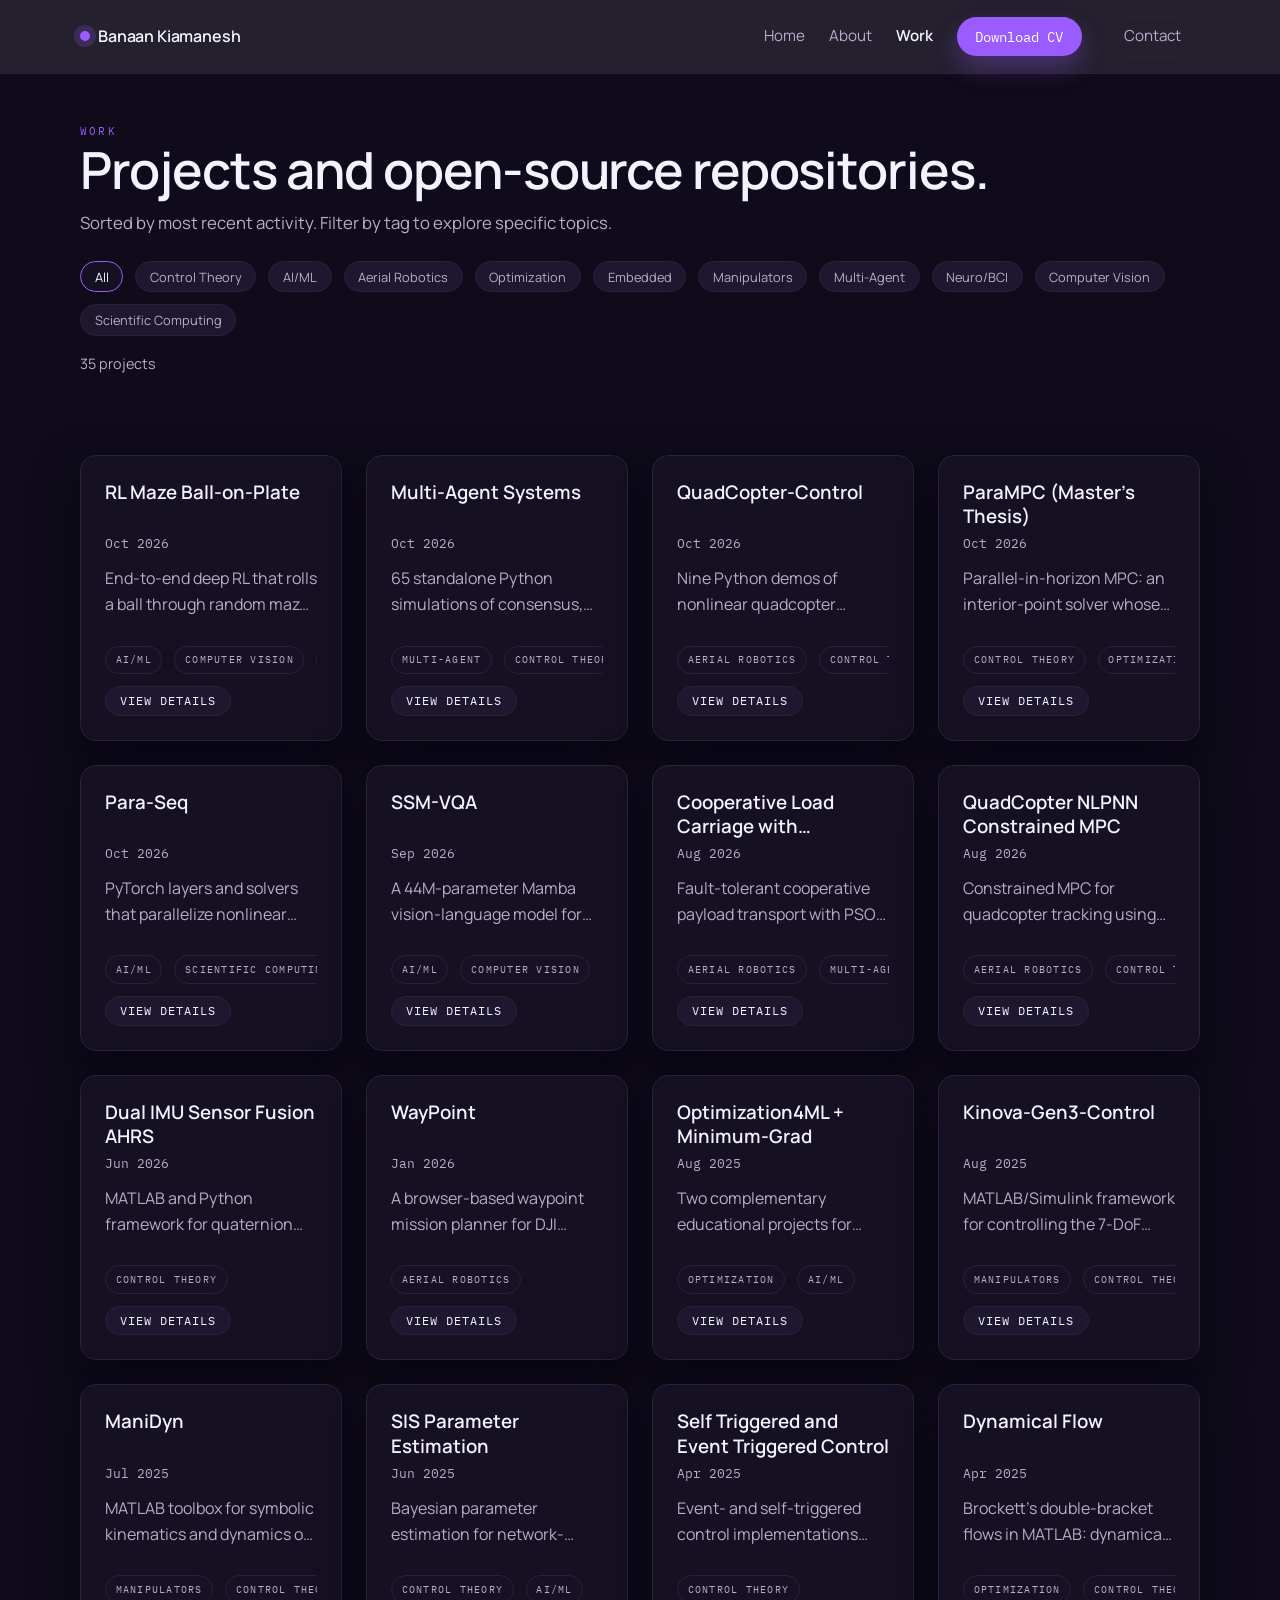
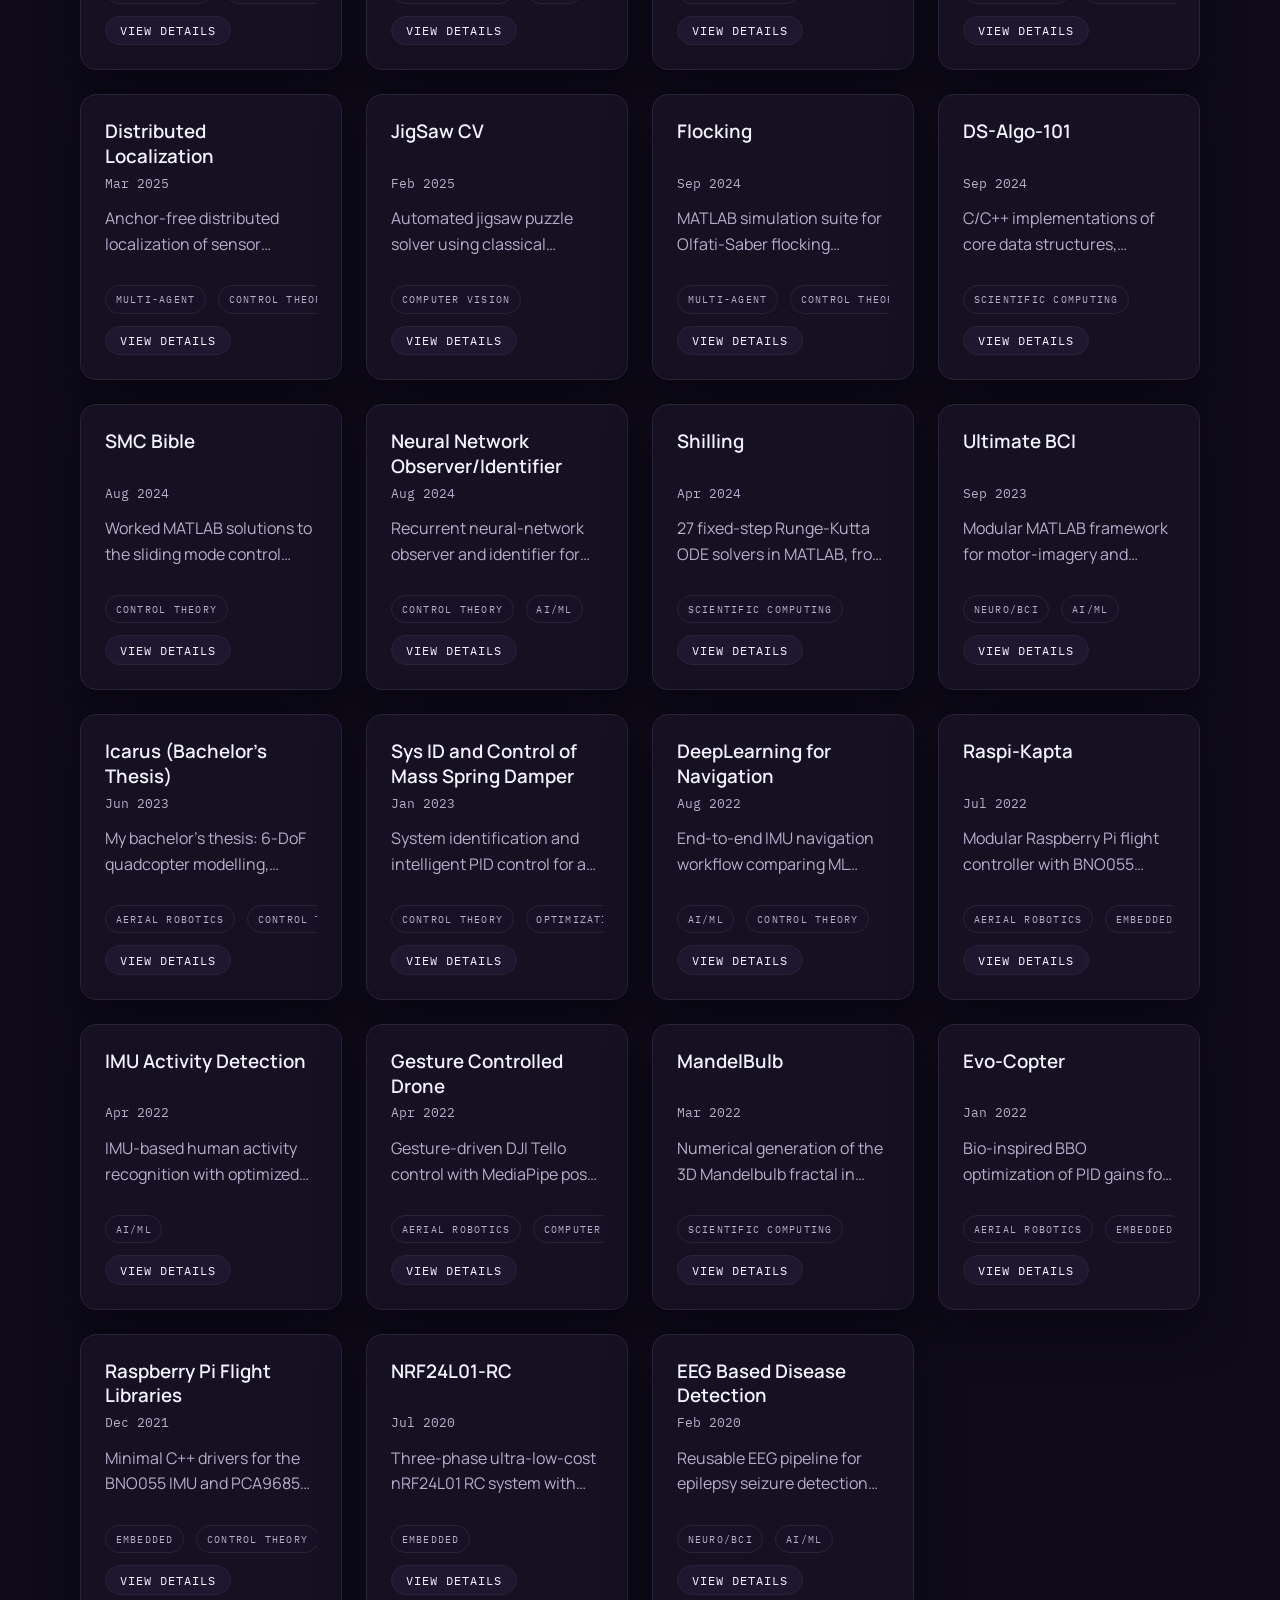
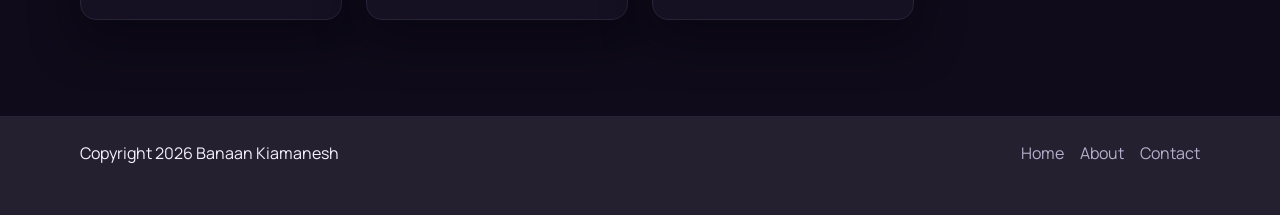
<file: work.html>
<!doctype html>
<html lang="en">

<head>
  <meta charset="utf-8" />
  <meta name="viewport" content="width=device-width, initial-scale=1" />
  <title>Work - Banaan Kiamanesh</title>
  <meta name="description" content="Projects and open-source repositories by Banaan Kiamanesh." />
  <link rel="canonical" href="https://banaankiamanesh.github.io/work.html" />
  <meta property="og:type" content="website" />
  <meta property="og:title" content="Work - Banaan Kiamanesh" />
  <meta property="og:description" content="Projects and open-source repositories by Banaan Kiamanesh." />
  <meta property="og:url" content="https://banaankiamanesh.github.io/work.html" />
  <meta property="og:image" content="https://banaankiamanesh.github.io/assets/images/20250508_2010491.jpg" />
  <link rel="preconnect" href="https://fonts.googleapis.com" />
  <link rel="preconnect" href="https://fonts.gstatic.com" crossorigin />
  <link
    href="https://fonts.googleapis.com/css2?family=Manrope:wght@300;400;500;600;700&family=IBM+Plex+Mono:wght@400;500&display=swap"
    rel="stylesheet" />
  <link rel="stylesheet" href="assets/css/variables.css" />
  <link rel="stylesheet" href="assets/css/base.css" />
  <link rel="stylesheet" href="assets/css/layout.css" />
  <link rel="stylesheet" href="assets/css/components.css" />
  <link rel="stylesheet" href="assets/css/animations.css" />
</head>

<body>
  <a class="skip-link" href="#main">Skip to content</a>

  <header class="site-header">
    <div class="container header-inner">
      <a class="logo" href="index.html">Banaan Kiamanesh</a>
      <nav class="nav" aria-label="Primary">
        <a href="index.html">Home</a>
        <a href="about.html">About</a>
        <a href="work.html" aria-current="page">Work</a>
        <a class="btn primary nav-cv" href="assets/CV/CV.pdf" download>Download CV</a>
        <a class="nav-cta" href="contact.html">Contact</a>
      </nav>
      <button class="menu-toggle" aria-expanded="false" aria-controls="nav-panel">
        <span class="sr-only">Open menu</span>
        <span class="menu-icon"></span>
      </button>
    </div>
    <div class="nav-panel" id="nav-panel" hidden>
      <a href="index.html">Home</a>
      <a href="about.html">About</a>
      <a href="work.html" aria-current="page">Work</a>
      <a class="btn primary nav-cv" href="assets/CV/CV.pdf" download>Download CV</a>
      <a href="contact.html">Contact</a>
    </div>
    <div class="nav-overlay" data-menu-close></div>
  </header>

  <main id="main" class="page">
    <section class="page-hero">
      <div class="container">
        <p class="eyebrow">Work</p>
        <h1 class="page-title">Projects and open-source repositories.</h1>
        <p class="lead">Sorted by most recent activity. Filter by tag to explore specific topics.</p>
        <div class="project-toolbar">
          <div class="tag-filter" role="group" aria-label="Filter projects by topic">
            <button type="button" class="filter-button is-active" data-filter="all" aria-pressed="true">All</button>
            <button type="button" class="filter-button" data-filter="control" aria-pressed="false">Control Theory</button>
            <button type="button" class="filter-button" data-filter="ai-ml" aria-pressed="false">AI/ML</button>
            <button type="button" class="filter-button" data-filter="aerial-robotics" aria-pressed="false">Aerial Robotics</button>
            <button type="button" class="filter-button" data-filter="optimization" aria-pressed="false">Optimization</button>
            <button type="button" class="filter-button" data-filter="embedded" aria-pressed="false">Embedded</button>
            <button type="button" class="filter-button" data-filter="manipulator" aria-pressed="false">Manipulators</button>
            <button type="button" class="filter-button" data-filter="multi-agent" aria-pressed="false">Multi-Agent</button>
            <button type="button" class="filter-button" data-filter="neuro-bci" aria-pressed="false">Neuro/BCI</button>
            <button type="button" class="filter-button" data-filter="compute-vision" aria-pressed="false">Computer Vision</button>
            <button type="button" class="filter-button" data-filter="computing" aria-pressed="false">Scientific Computing</button>
          </div>
          <p class="project-count"><span data-project-count></span> projects</p>
        </div>
      </div>
    </section>

    <section class="section">
      <div class="container">
        <div class="card-grid project-grid">
          <article class="card project-card" data-tags="ai-ml,compute-vision,control" data-updated="2026-10-29">
            <div class="project-header">
              <h3>RL Maze Ball-on-Plate</h3>
              <span class="project-date">Oct 2026</span>
            </div>
            <p class="project-summary">End-to-end deep RL that rolls a ball through random mazes on a servo-tilted plate, using only an overhead camera image.</p>
            <div class="tag-row"><span class="tag" data-tag="ai-ml">AI/ML</span><span class="tag" data-tag="compute-vision">Computer Vision</span><span class="tag" data-tag="control">Control Theory</span></div>
            <div class="project-actions">
              <button class="project-open" type="button">View details</button>
            </div>
            <script type="application/json" class="project-data">{"title": "RL Maze Ball-on-Plate", "year": "Oct 2026", "tags": [{"id": "ai-ml", "label": "AI/ML"}, {"id": "compute-vision", "label": "Computer Vision"}, {"id": "control", "label": "Control Theory"}], "summary": "End-to-end deep RL that rolls a ball through random mazes on a servo-tilted plate, using only an overhead camera image.", "details": ["**RL Maze Ball-on-Plate** trains a policy to roll a steel ball through a maze by tilting the plate under it, simulated in PyBullet. An overhead camera is the policy's only input, and it outputs position commands for two MG996R servos at 20 Hz that tilt the plate through pushrods. Every episode uses a new random maze, and a curriculum takes training from 2×2 up to 8×8 mazes.", "**Realistic plant:** the plate sits on a central universal joint, each axis driven by one servo horn and pushrod, with the closed kinematic loops modelled as constraints. Servo motion is limited to the MG996R datasheet torque and speed at 6 V, with a dead band and a hold between commands.", "**Learning setup:** Stable-Baselines3 PPO with an asymmetric actor-critic. The actor is a CNN that sees only three stacked 96×96 camera frames. The critic sees the simulator state for accurate advantages, and an auxiliary head teaches the actor's CNN to locate the ball; pixel PPO without these two never beat a random policy. The reward follows progress along the maze's shortest path.", "**GPU training:** a second pipeline batches 1,024 environments on MuJoCo Warp (MJX), with physics, rendering, rewards and curriculum all on the GPU, at about 14,600 control steps/s against about 1,000 for the PyBullet workers. There, classical vision finds the plate tilt, ball, walls and goal, BFS plans a smooth route, and the policy learns to drive the ball along it. Vision recovered walls, goal and route exactly across all maze sizes and lighting changes, and located the ball within 1.8 mm in 99% of clean frames. Curriculum promotion uses held-out evaluation rounds on a frozen policy, because success on the training environments badly overstates what the policy can do on new mazes."], "links": [{"label": "GitHub", "url": "https://github.com/BanaanKiamanesh/RL-Maze-Ball-On-Plate"}, {"label": "LinkedIn", "url": "https://www.linkedin.com/feed/update/urn:li:ugcPost:7522051281692028928/"}], "images": [{"src": "https://raw.githubusercontent.com/BanaanKiamanesh/RL-Maze-Ball-On-Plate/main/docs/overview.png", "alt": "Maze ball-on-plate showcase view next to the policy's 96×96 camera view"}], "imageSize": "large", "embed": {"src": "https://www.linkedin.com/embed/feed/update/urn:li:ugcPost:7522051281692028928?collapsed=1", "title": "RL Maze Ball-on-Plate LinkedIn post", "height": 550, "width": 504}}</script>
          </article>
          <article class="card project-card" data-tags="multi-agent,control,optimization" data-updated="2026-10-28">
            <div class="project-header">
              <h3>Multi-Agent Systems</h3>
              <span class="project-date">Oct 2026</span>
            </div>
            <p class="project-summary">65 standalone Python simulations of consensus, formation control, coverage, flocking, localization and distributed optimization.</p>
            <div class="tag-row"><span class="tag" data-tag="multi-agent">Multi-Agent</span><span class="tag" data-tag="control">Control Theory</span><span class="tag" data-tag="optimization">Optimization</span></div>
            <div class="project-actions">
              <button class="project-open" type="button">View details</button>
            </div>
            <script type="application/json" class="project-data">{"title": "Multi-Agent Systems", "year": "Oct 2026", "tags": [{"id": "multi-agent", "label": "Multi-Agent"}, {"id": "control", "label": "Control Theory"}, {"id": "optimization", "label": "Optimization"}], "summary": "65 standalone Python simulations of consensus, formation control, coverage, flocking, localization and distributed optimization.", "details": ["**Multi-Agent Systems** is a collection of 65 standalone Python implementations of multi-agent control and estimation. Every example involves interacting agents: graph-coupled states, relative measurements, shared coverage, formation objectives, inter-agent forces or visibility constraints. Both distributed protocols and centralized multi-agent schemes are included.", "**Topics**\n- Basic consensus and rendezvous (7)\n- Advanced consensus (12)\n- Formation control, including bearing-based formation and maneuvering (12)\n- Coverage control (3)\n- Flocking (9)\n- Multi-agent navigation (1)\n- Localization and estimation (8)\n- Robustness and synchronization (8)\n- Optimal control and distributed optimization (5)", "**Self-contained by design:** each algorithm lives in its own folder with the controller or planner, plotting, a command-line entry point, its own requirements and a README on the theory, assumptions and limitations. Any folder can be copied elsewhere and run on its own, and a learning path and theory guide tie the collection together.", "**Key references**\n[1] R. Olfati-Saber and R. M. Murray, \"Consensus problems in networks of agents with switching topology and time-delays,\" IEEE Trans. Autom. Control, 2004.\n[2] S. Zhao and D. Zelazo, \"Bearing rigidity and almost global bearing-only formation stabilization,\" IEEE Trans. Autom. Control, 2016.\n[3] J. Cortés, S. Martínez, T. Karatas, and F. Bullo, \"Coverage control for mobile sensing networks,\" IEEE Trans. Robot. Autom., 2004.\n[4] R. Olfati-Saber, \"Flocking for multi-agent dynamic systems: Algorithms and theory,\" IEEE Trans. Autom. Control, 2006."], "links": [{"label": "GitHub", "url": "https://github.com/BanaanKiamanesh/Multi-Agent-Systems"}]}</script>
          </article>
          <article class="card project-card" data-tags="aerial-robotics,control,ai-ml,optimization" data-updated="2026-10-26">
            <div class="project-header">
              <h3>QuadCopter-Control</h3>
              <span class="project-date">Oct 2026</span>
            </div>
            <p class="project-summary">Nine Python demos of nonlinear quadcopter control, from feedback linearization to EKF-based MPC, LQR, backstepping and geometric control, compared on one figure-8.</p>
            <div class="tag-row"><span class="tag" data-tag="aerial-robotics">Aerial Robotics</span><span class="tag" data-tag="control">Control Theory</span><span class="tag" data-tag="ai-ml">AI/ML</span><span class="tag" data-tag="optimization">Optimization</span></div>
            <div class="project-actions">
              <button class="project-open" type="button">View details</button>
            </div>
            <script type="application/json" class="project-data">{"title": "QuadCopter-Control", "year": "Oct 2026", "tags": [{"id": "aerial-robotics", "label": "Aerial Robotics"}, {"id": "control", "label": "Control Theory"}, {"id": "ai-ml", "label": "AI/ML"}, {"id": "optimization", "label": "Optimization"}], "summary": "Nine Python demos of nonlinear quadcopter control, from feedback linearization to EKF-based MPC, LQR, backstepping and geometric control, compared on one figure-8.", "details": ["QuadCopter-Control is a set of nine Python demos of nonlinear quadcopter control, all flown on the same nonlinear rigid-body model. Demos 1–3 use the true state; demos 4–9 see only noisy position and attitude and estimate the rest with an observer.", "**Controllers**\n1. Attitude + Elevation Controller\n2. Yaw Angle + Position Controller\n3. Output Feedback Control with Feedback Linearization\n4. Sliding-Mode Controller + Sliding-Mode Observer\n5. EKF + Offset-Free MPC\n6. EKF + NN-Adaptive MPC\n7. EKF + Time-Varying LQR\n8. EKF + Integral Backstepping\n9. EKF + Geometric Control on SE(3)", "A comparison notebook loads the saved runs and ranks the controllers on tracking error, control effort and estimation accuracy. EKF + LQR tracks best at 1.3 cm position RMSE."], "links": [{"label": "GitHub", "url": "https://github.com/BanaanKiamanesh/QuadCopter-Control"}, {"label": "LinkedIn", "url": "https://www.linkedin.com/feed/update/urn:li:share:7520618861029814272/"}], "images": [{"src": "https://raw.githubusercontent.com/BanaanKiamanesh/QuadCopter-Control/main/9.%20EKF%20%2B%20Geometric%20Control/results/quadcopter_animation.gif", "alt": "Animated quadcopter flying the figure-8 with EKF and geometric control"}], "imageSize": "large", "embed": {"src": "https://www.linkedin.com/embed/feed/update/urn:li:share:7520618861029814272?collapsed=1", "title": "QuadCopter-Control LinkedIn post", "height": 569, "width": 504}}</script>
          </article>
          <article class="card project-card" data-tags="control,optimization" data-updated="2026-10-14">
            <div class="project-header">
              <h3>ParaMPC (Master's Thesis)</h3>
              <span class="project-date">Oct 2026</span>
            </div>
            <p class="project-summary">Parallel-in-horizon MPC: an interior-point solver whose Newton steps are associative scans over the horizon, in JAX or a single CUDA kernel.</p>
            <div class="tag-row"><span class="tag" data-tag="control">Control Theory</span><span class="tag" data-tag="optimization">Optimization</span></div>
            <div class="project-actions">
              <button class="project-open" type="button">View details</button>
            </div>
            <script type="application/json" class="project-data">{"title": "ParaMPC (Master's Thesis)", "year": "Oct 2026", "tags": [{"id": "control", "label": "Control Theory"}, {"id": "optimization", "label": "Optimization"}], "summary": "Parallel-in-horizon MPC: an interior-point solver whose Newton steps are associative scans over the horizon, in JAX or a single CUDA kernel.", "details": ["**ParaMPC** is my master's thesis: model predictive control solved in parallel over the prediction horizon. It uses a primal-dual interior-point method whose Newton steps are **associative scans over the horizon**, so each step has $\\Theta(\\log N)$ depth instead of the $\\Theta(N)$ of a Riccati recursion. It handles linear MPC (QPs with box, general and soft constraints) and nonlinear MPC (SQP and the real-time iteration), and runs in JAX on CPU or GPU or as a **single CUDA kernel** per solve.", "**How it works:** eliminating the multiplier and slack steps turns every Newton system into an LQ problem. The cost-to-go matrices come from one associative scan over value-function elements, evaluated in a Cholesky form that stays accurate under barrier weights up to $10^{17}$, and the costates and states come from two affine scans through the closed loop. Each iteration is Mehrotra's predictor-corrector with a Gondzio centrality corrector. The CUDA kernel runs the whole solve in one cooperative launch with grid-wide barriers between phases.", "**Performance:** benchmarked against acados (HPIPM) on a laptop RTX 3070. The CUDA backend overtakes acados from a horizon of about 270 steps and is 5.9× faster on linear MPC and 5.5× faster on a slung-load quadrotor NMPC at $N = 4096$ (6.6× and 7.0× in float32). From $N = 16$ to $4096$ its solve time grows 9-10×, against about 630× for acados; at short horizons acados remains faster.", "The method is verified numerically against dense LU Newton steps and certified optima, and the CUDA kernel is checked against the JAX implementation."], "links": [{"label": "GitHub", "url": "https://github.com/BanaanKiamanesh/Para-MPC"}]}</script>
          </article>
          <article class="card project-card" data-tags="ai-ml,computing" data-updated="2026-10-08">
            <div class="project-header">
              <h3>Para-Seq</h3>
              <span class="project-date">Oct 2026</span>
            </div>
            <p class="project-summary">PyTorch layers and solvers that parallelize nonlinear RNNs and ODE solvers over the sequence length with DEER, ELK and associative scans.</p>
            <div class="tag-row"><span class="tag" data-tag="ai-ml">AI/ML</span><span class="tag" data-tag="computing">Scientific Computing</span></div>
            <div class="project-actions">
              <button class="project-open" type="button">View details</button>
            </div>
            <script type="application/json" class="project-data">{"title": "Para-Seq", "year": "Oct 2026", "tags": [{"id": "ai-ml", "label": "AI/ML"}, {"id": "computing", "label": "Scientific Computing"}], "summary": "PyTorch layers and solvers that parallelize nonlinear RNNs and ODE solvers over the sequence length with DEER, ELK and associative scans.", "details": ["**Para-Seq** is a research PyTorch codebase for evaluating nonlinear recurrent and sequential models in parallel over the sequence length. A sequential model is written as one large nonlinear residual system; instead of unrolling it step by step, the solvers repeatedly linearize or approximate it and solve the resulting linear recurrence with parallel associative scans.", "**What is included**\n- **Solvers:** sequential rollout, Jacobi, Picard, DEER, quasi-DEER, ELK and quasi-ELK\n- **Layers:** ParaRNN, ParaGRU and ParaLSTM with the familiar PyTorch RNN interface, an optional adjoint backward pass and CUDA accelerated-scan support\n- **ODE solvers:** scan-based fixed-step linear simulation and nonlinear ODE integration\n- **Scans:** dense, diagonal and 2×2 block associative scans, plus reverse adjoint scans", "Tests check forward correctness, gradient equivalence with sequential models, the layer APIs and every scan backend. Benchmarks and notebooks cover synthetic memory tasks and (permuted) Sequential MNIST. The same parallel-scan ideas underpin my master's thesis, [ParaMPC](https://github.com/BanaanKiamanesh/Para-MPC).", "**References**\n[1] Y. H. Lim, Q. Zhu, J. Selfridge, and M. F. Kasim, \"Parallelizing non-linear sequential models over the sequence length,\" in Proc. ICLR, 2024.\n[2] X. Gonzalez, A. Warrington, J. T. H. Smith, and S. W. Linderman, \"Towards scalable and stable parallelization of nonlinear RNNs,\" in Proc. NeurIPS, 2024."], "links": [{"label": "GitHub", "url": "https://github.com/BanaanKiamanesh/Para-Seq"}]}</script>
          </article>
          <article class="card project-card" data-tags="ai-ml,compute-vision" data-updated="2026-09-28">
            <div class="project-header">
              <h3>SSM-VQA</h3>
              <span class="project-date">Sep 2026</span>
            </div>
            <p class="project-summary">A 44M-parameter Mamba vision-language model for visual question answering on autonomous-driving scenes.</p>
            <div class="tag-row"><span class="tag" data-tag="ai-ml">AI/ML</span><span class="tag" data-tag="compute-vision">Computer Vision</span></div>
            <div class="project-actions">
              <button class="project-open" type="button">View details</button>
            </div>
            <script type="application/json" class="project-data">{"title": "SSM-VQA", "year": "Sep 2026", "tags": [{"id": "ai-ml", "label": "AI/ML"}, {"id": "compute-vision", "label": "Computer Vision"}], "summary": "A 44M-parameter Mamba vision-language model for visual question answering on autonomous-driving scenes.", "details": ["**SSM-VQA** is a compact vision-language model that answers questions about driving scenes within a **50M trainable-parameter budget**. It tests whether state-space models (Mamba) can replace the attention-based components of existing lightweight driving VLMs such as EM-VLM4AD, MiniDrive and TinyDrive.", "**Architecture:** six camera views are encoded by a frozen ViT-B/32 patch embedder and fused into 48 visual tokens by Mamba blocks. A 40-layer decoder-only Mamba language model, trained from scratch on an 8k-token domain tokenizer, generates the answer: 43.88M trainable parameters and 4.62B FLOPs per forward pass.", "**Results:** trained on DriveLM-nuScenes (341k question-answer pairs on perception, prediction and planning), it reaches 46.09 BLEU-4, 35.63 METEOR, 70.36 ROUGE-L and 3.07 CIDEr on the test split, close to EM-VLM4AD (T5-Base) with about a fifth of its parameters and half its FLOPs. Raising the answer-length caps lifted METEOR from 30.2 to 35.4, while a parameter-matched self-attention fusion ablation stayed within the run-to-run spread.", "The whole pipeline (tokenizer, feature cache, training and evaluation) is one script and takes about 5.3 hours on an 8 GB laptop RTX 3070."], "links": [{"label": "GitHub", "url": "https://github.com/BanaanKiamanesh/SSM-VQA"}]}</script>
          </article>
          <article class="card project-card" data-tags="aerial-robotics,multi-agent,control,optimization" data-updated="2026-08-18">
            <div class="project-header">
              <h3>Cooperative Load Carriage with Quadrotors</h3>
              <span class="project-date">Aug 2026</span>
            </div>
            <p class="project-summary">Fault-tolerant cooperative payload transport with PSO planning, adaptive sliding-mode control, and formation reconfiguration.</p>
            <div class="tag-row"><span class="tag" data-tag="aerial-robotics">Aerial Robotics</span><span class="tag" data-tag="multi-agent">Multi-Agent</span><span class="tag" data-tag="control">Control Theory</span><span class="tag" data-tag="optimization">Optimization</span></div>
            <div class="project-actions">
              <button class="project-open" type="button">View details</button>
            </div>
            <script type="application/json" class="project-data">{"title": "Cooperative Load Carriage with Quadrotors", "year": "Aug 2026", "tags": [{"id": "aerial-robotics", "label": "Aerial Robotics"}, {"id": "multi-agent", "label": "Multi-Agent"}, {"id": "control", "label": "Control Theory"}, {"id": "optimization", "label": "Optimization"}], "summary": "Fault-tolerant cooperative payload transport with PSO planning, adaptive sliding-mode control, and formation reconfiguration.", "details": ["**Planning and formation:** This MATLAB framework uses Particle Swarm Optimization (PSO) to generate a smooth 3D payload trajectory around obstacles and their safety margins. Geometric formation generation then converts the payload path into individual references for a team of quadrotors.", "**Control and estimation:** Each vehicle follows its reference with Adaptive Sliding Mode Control (ASMC), whose switching gains adapt online from the sliding surface. A sliding-mode observer estimates the quadrotor states throughout the mission.", "**Fault-tolerant reconfiguration:** The mission begins with four quadrotors. Following a vehicle failure, the surviving UAVs preserve their dynamic states, observer states, and adaptive gains while transitioning to a three-quadrotor triangular formation, allowing payload transport to continue."], "links": [{"label": "GitHub", "url": "https://github.com/BanaanKiamanesh/Cooperative-Load-Carriage"}, {"label": "LinkedIn", "url": "https://www.linkedin.com/feed/update/urn:li:activity:7495531105375129600/"}], "images": [{"src": "https://raw.githubusercontent.com/BanaanKiamanesh/Cooperative-Load-Carriage/main/Simulation%20Results/Trajectory%20generation_2D.jpg", "alt": "PSO-generated payload trajectory with obstacle avoidance and safety margins"}, {"src": "https://raw.githubusercontent.com/BanaanKiamanesh/Cooperative-Load-Carriage/main/Simulation%20Results/Fault%20tolerent%20-%20Formation%20information%20in%20X%20%26%20Y.jpg", "alt": "Fault-tolerant quadrotor formation tracking and reconfiguration"}], "imageSize": "large", "embed": {"src": "https://www.linkedin.com/embed/feed/update/urn:li:share:7495531103735345152?collapsed=1", "title": "Cooperative load carriage with quadrotors LinkedIn post", "height": 497, "width": 504}}</script>
          </article>
          <article class="card project-card" data-tags="aerial-robotics,control,ai-ml,optimization" data-updated="2026-08-10">
            <div class="project-header">
              <h3>QuadCopter NLPNN Constrained MPC</h3>
              <span class="project-date">Aug 2026</span>
            </div>
            <p class="project-summary">Constrained MPC for quadcopter tracking using an adaptive nonlinear-in-parameter neural-network predictor.</p>
            <div class="tag-row"><span class="tag" data-tag="aerial-robotics">Aerial Robotics</span><span class="tag" data-tag="control">Control Theory</span><span class="tag" data-tag="ai-ml">AI/ML</span><span class="tag" data-tag="optimization">Optimization</span></div>
            <div class="project-actions">
              <button class="project-open" type="button">View details</button>
            </div>
            <script type="application/json" class="project-data">{"title": "QuadCopter NLPNN Constrained MPC", "year": "Aug 2026", "tags": [{"id": "aerial-robotics", "label": "Aerial Robotics"}, {"id": "control", "label": "Control Theory"}, {"id": "ai-ml", "label": "AI/ML"}, {"id": "optimization", "label": "Optimization"}], "summary": "Constrained MPC for quadcopter tracking using an adaptive nonlinear-in-parameter neural-network predictor.", "details": ["**Architecture and control:** The project combines a 12-state Newton-Euler quadcopter model with an adaptive nonlinear-in-parameter neural network (NLPNN) observer/identifier. The learned neural model supplements the nominal dynamics to improve state estimation and prediction during 3D trajectory tracking.", "**Constraint satisfaction:** A 20-step constrained model predictive controller enforces actuator, input-rate, altitude, translational-velocity, attitude, and body-rate limits while tracking the reference trajectory.", "**Reference**\n[1] H. A. Talebi, F. Abdollahi, R. V. Patel, and K. Khorasani, Neural Network-Based State Estimation of Nonlinear Systems: Application to Fault Detection and Isolation, ser. Lecture Notes in Control and Information Sciences, vol. 395. New York, NY, USA: Springer, 2010, doi: [10.1007/978-1-4419-1438-5](https://doi.org/10.1007/978-1-4419-1438-5)."], "links": [{"label": "GitHub", "url": "https://github.com/BanaanKiamanesh/QuadCopter-NN-Adapt-MPC"}, {"label": "LinkedIn", "url": "https://www.linkedin.com/posts/banaankiamanesh_modelpredictivecontrol-mpc-quadcopter-share-7492510152357605376-lifN/?utm_source=share&utm_medium=member_desktop&rcm=ACoAACfPOcAB3164RiWMC6PFxasGeyRv3Dap478"}], "images": [{"src": "https://raw.githubusercontent.com/BanaanKiamanesh/QuadCopter-NN-Adapt-MPC/main/results/tracking_plots.svg", "alt": "Quadcopter position tracking and constrained control-input behavior"}], "imageSize": "large", "embed": {"src": "https://www.linkedin.com/embed/feed/update/urn:li:share:7492510152357605376?collapsed=1", "title": "QuadCopter NLPNN constrained MPC LinkedIn post", "height": 645, "width": 504}}</script>
          </article>
          <article class="card project-card" data-tags="control" data-updated="2026-06-23">
            <div class="project-header">
              <h3>Dual IMU Sensor Fusion AHRS</h3>
              <span class="project-date">Jun 2026</span>
            </div>
            <p class="project-summary">MATLAB and Python framework for quaternion attitude estimation with single- and dual-IMU sensor fusion.</p>
            <div class="tag-row"><span class="tag" data-tag="control">Control Theory</span></div>
            <div class="project-actions">
              <button class="project-open" type="button">View details</button>
            </div>
            <script type="application/json" class="project-data">{"title": "Dual IMU Sensor Fusion AHRS", "year": "Jun 2026", "tags": [{"id": "control", "label": "Control Theory"}], "summary": "MATLAB and Python framework for quaternion attitude estimation with single- and dual-IMU sensor fusion.", "details": ["**Project Overview**\nDual IMU Sensor Fusion AHRS is a simulation and validation framework for attitude estimation with single- and dual-IMU MARG configurations. It generates known reference motion, applies configurable gyroscope, accelerometer, and magnetometer errors, then evaluates quaternion-based estimators under identical sensor conditions.", "**Fusion and Estimation Pipeline**\n- **Dual IMU fusion:** Two independent sensor models are combined using inverse-variance weighting.\n- **Attitude estimators:** Additive EKF, minimal error-state ESKF/MEKF, and Mahony AHRS.\n- **Sensor realism:** White noise, bias, bias instability, scale-factor error, saturation, and quantization.\n- **Evaluation:** Single-run studies, 50-run Monte Carlo comparisons, metrics, plots, and report export.", "**MATLAB and Python Implementations**\nThe original MATLAB framework is accompanied by a faithful NumPy port that reproduces the published Monte Carlo results within sampling error. The Python version also introduces a 6-state multiplicative ESKF with analytic Jacobians and adaptive accelerometer covariance, improving computational speed and robustness during non-gravitational acceleration.", "**Validated Results**\n- **Dual IMU EKF:** 0.085° roll, 0.072° pitch, and 0.178° yaw RMSE across the 50-run Python validation.\n- **Improved dual ESKF:** 0.080° roll, 0.066° pitch, and 0.172° yaw RMSE, with approximately 2.8× faster execution than the original EKF.\n- **Disturbance robustness:** Adaptive covariance reduces mean roll-and-pitch RMSE by 62% during a transient linear-acceleration burst.", "**Technical Stack**\n- MATLAB and Python/NumPy\n- Quaternion kinematics, EKF, ESKF/MEKF, and Mahony AHRS\n- Monte Carlo simulation, sensor-error modelling, and adaptive covariance"], "links": [{"label": "GitHub", "url": "https://github.com/BanaanKiamanesh/Dual_IMU_SF"}, {"label": "Report", "url": "https://github.com/BanaanKiamanesh/Dual_IMU_SF/blob/main/Report.pdf"}], "images": [{"src": "assets/images/project_thumbnails/dual_imu_mc_rmse.png", "alt": "Monte Carlo attitude RMSE comparison for single- and dual-IMU filters"}, {"src": "assets/images/project_thumbnails/dual_imu_attitude_error.png", "alt": "Dual-IMU ESKF attitude error over a 30-second simulation"}, {"src": "assets/images/project_thumbnails/dual_imu_robustness.png", "alt": "EKF and ESKF robustness comparison during transient linear acceleration"}]}</script>
          </article>
          <article class="card project-card" data-tags="aerial-robotics" data-updated="2026-01-04">
            <div class="project-header">
              <h3>WayPoint</h3>
              <span class="project-date">Jan 2026</span>
            </div>
            <p class="project-summary">A browser-based waypoint mission planner for DJI drones.</p>
            <div class="tag-row"><span class="tag" data-tag="aerial-robotics">Aerial Robotics</span></div>
            <div class="project-actions">
              <button class="project-open" type="button">View details</button>
            </div>
            <script type="application/json" class="project-data">{"title": "WayPoint", "year": "Jan 2026", "tags": [{"id": "aerial-robotics", "label": "Aerial Robotics"}], "summary": "A browser-based waypoint mission planner for DJI drones.", "details": ["**WayPoint** is a mission planning tool to free DJI pilots from costly or server-bound software. The application is a static website that you load in a browser; all calculations happen **client-side**, so mission files never leave your computer. It allows you to search for a location, add waypoints on a map or generate them from geometric shapes, and tailor each point with altitude, speed, heading and gimbal settings. The interface is designed for fast editing: you can click to add or drag to reposition waypoints and reorder them in a list. This **privacy-first** approach means you retain control of your data, and there is no need to create accounts or rely on any server.", "Beyond simple point placement, the tool includes a suite of mapping-oriented features. Users can draw lines, polygons or ellipses, set spacing and resolution, and even activate an image-overlap mode that automatically creates photo waypoints with the desired overlap for survey missions. Advanced controls allow batch editing of selected waypoints, rotating or nudging selections, reversing flight order, correcting for terrain altitude and choosing whether the aircraft hovers, returns home or lands at the end. Missions can be exported as **DJI-compatible KMZ, KML or CSV** files for a range of **DJI Fly-enabled** drones. In a demonstration over **Prato della Valle** in Padova, the ellipse tool was used to generate evenly spaced rings that circled the square, with gimbal and overlap settings tuned for mapping, illustrating how WayPoint streamlines complex survey flights while keeping the pilot in full control."], "links": [{"label": "Try WayPoint!", "url": "https://banaankiamanesh.github.io/WayPoint/", "icon": "assets/images/project_thumbnails/waypoint_logo.png"}, {"label": "GitHub", "url": "https://github.com/BanaanKiamanesh/WayPoint/"}, {"label": "LinkedIn", "url": "https://www.linkedin.com/posts/banaankiamanesh_dji-drones-mapping-activity-7413582282956980224-1U2P?utm_source=share&utm_medium=member_desktop&rcm=ACoAACfPOcAB3164RiWMC6PFxasGeyRv3Dap478"}], "images": [{"src": "assets/images/project_thumbnails/waypoint_preview.webp", "alt": "WayPoint preview"}], "titleLink": "https://banaankiamanesh.github.io/WayPoint/"}</script>
          </article>
          <article class="card project-card" data-tags="optimization,ai-ml" data-updated="2025-08-25">
            <div class="project-header">
              <h3>Optimization4ML + Minimum-Grad</h3>
              <span class="project-date">Aug 2025</span>
            </div>
            <p class="project-summary">Two complementary educational projects for mastering optimization and automatic differentiation in ML.</p>
            <div class="tag-row"><span class="tag" data-tag="optimization">Optimization</span><span class="tag" data-tag="ai-ml">AI/ML</span></div>
            <div class="project-actions">
              <button class="project-open" type="button">View details</button>
            </div>
            <script type="application/json" class="project-data">{"title": "Optimization4ML + Minimum-Grad", "year": "Aug 2025", "tags": [{"id": "optimization", "label": "Optimization"}, {"id": "ai-ml", "label": "AI/ML"}], "summary": "Two complementary educational projects for mastering optimization and automatic differentiation in ML.", "dual": {"intro": "**Optimization4ML** and **Minimum Grad** are a focused learning path for **machine learning** and **deep learning**. Together they cover optimization algorithms and the core mechanics of automatic differentiation, making them a solid hands-on foundation for understanding how modern ML systems learn.", "left": {"title": "Minimum Grad", "links": [{"label": "GitHub", "url": "https://github.com/BanaanKiamanesh/Minimum-Grad"}, {"label": "LinkedIn", "url": "https://www.linkedin.com/posts/banaankiamanesh_github-banaankiamaneshminimum-grad-a-activity-7365336267770830848-o6i2?utm_source=share&utm_medium=member_desktop&rcm=ACoAACfPOcAB3164RiWMC6PFxasGeyRv3Dap478"}], "details": ["**Minimum Grad** is a simple implementation of an auto grad system implemented in MATLAB only for educational purposes.", "The project is inspired by:\n1. [micrograd](https://github.com/karpathy/micrograd/) by Andrej Karpathy.\n2. [teenygrad](https://github.com/tinygrad/teenygrad) by George Hotz.", "The backend is the Tensor class which supports basic operations and automatic differentiation. Plus there are implementations of activation functions and numerical optimizers for training simple neural networks. It is not intended for production use, although I tried to optimize it at some level. It is mainly for learning and understanding the concepts behind automatic differentiation and neural networks.", "**Couple notes to consider:**\n1. The clarity and readability of the code is prioritized over performance.\n2. There are multiple examples if you are interested in seeing the way this operates and how to use get started with it.\n3. I wanted to implement more Layers like Conv2D, LSTM, etc. but I didn't have the time yet. Feel free to contribute if you want to see more layers.\n4. If you wanna run it, make sure to add the src folder and the subfolders to your MATLAB path."]}, "right": {"title": "Optimization4ML", "links": [{"label": "GitHub", "url": "https://github.com/BanaanKiamanesh/Optimization4ML"}], "image": {"src": "assets/images/project_thumbnails/optim4ml.webp", "alt": "Optimization4ML preview"}, "details": ["**Optimization4ML** is a Python project demonstrating various optimization algorithms and techniques commonly used in machine learning. This repository contains implementations of different optimization methods that can be applied to machine learning problems.", "**Purpose**\nThis project is created **only for demonstration and learning purposes**. It serves as an educational resource for understanding how different optimization algorithms work, their implementation details, and their applications in machine learning contexts. The code is designed to be clear and readable rather than production-ready.", "**Mathematical formulations**", "**Gradient Descent**\n**Update Rule:**\n$$w_{t+1} = w_t - \\alpha \\nabla f(w_t)$$", "**RMSProp**\n**Momentum:**\n$$s_t = \\beta s_{t-1} + (1-\\beta)(\\nabla f(w_t))^2$$", "**RMSProp**\n**Update Rule:**\n$$w_{t+1} = w_t - \\frac{\\alpha}{\\sqrt{s_t} + \\epsilon} \\nabla f(w_t)$$", "**Adam**\n**First Moment (Momentum):**\n$$m_t = \\beta_1 m_{t-1} + (1-\\beta_1)\\nabla f(w_t)$$", "**Adam**\n**Second Moment (Velocity):**\n$$v_t = \\beta_2 v_{t-1} + (1-\\beta_2)(\\nabla f(w_t))^2$$", "**Adam**\n**Bias Correction:**\n$$\\hat{m}_t = \\frac{m_t}{1-\\beta_1^t}, \\quad \\hat{v}_t = \\frac{v_t}{1-\\beta_2^t}$$", "**Adam**\n**Update Rule:**\n$$w_{t+1} = w_t - \\frac{\\alpha}{\\sqrt{\\hat{v}_t} + \\epsilon} \\hat{m}_t$$", "**Momentum Gradient Descent**\n**Velocity Update:**\n$$v_t = \\mu v_{t-1} - \\alpha \\nabla f(w_t)$$", "**Momentum Gradient Descent**\n**Parameter Update:**\n$$w_{t+1} = w_t + v_t$$", "**Where**\n- $w_t$: parameters at step $t$\n- $\\alpha$: learning rate\n- $\\nabla f(w_t)$: gradient of the objective function\n- $\\beta, \\beta_1, \\beta_2$: momentum parameters\n- $\\mu$: momentum coefficient\n- $\\epsilon$: small constant for numerical stability", "Note: This project is the implementation of the optimization algorithms in this video: [https://youtu.be/NE88eqLngkg?si=7XXy-5yHl7YDtIUg](https://youtu.be/NE88eqLngkg?si=7XXy-5yHl7YDtIUg)."]}}}</script>
          </article>
          <article class="card project-card" data-tags="manipulator,control" data-updated="2025-08-06">
            <div class="project-header">
              <h3>Kinova-Gen3-Control</h3>
              <span class="project-date">Aug 2025</span>
            </div>
            <p class="project-summary">MATLAB/Simulink framework for controlling the 7-DoF Kinova Gen3 arm, with ManiDyn dynamics and six model-based controllers.</p>
            <div class="tag-row"><span class="tag" data-tag="manipulator">Manipulators</span><span class="tag" data-tag="control">Control Theory</span></div>
            <div class="project-actions">
              <button class="project-open" type="button">View details</button>
            </div>
            <script type="application/json" class="project-data">{"title": "Kinova-Gen3-Control", "year": "Aug 2025", "tags": [{"id": "manipulator", "label": "Manipulators"}, {"id": "control", "label": "Control Theory"}], "summary": "MATLAB/Simulink framework for controlling the 7-DoF Kinova Gen3 arm, with ManiDyn dynamics and six model-based controllers.", "details": ["This project was developed for the Robotics and Control 1 course. It is a MATLAB/Simulink and Simscape Multibody framework for controlling the Kinova Gen3 7-DoF manipulator. All robot dynamics (forward kinematics, Jacobians, mass matrix, Coriolis and gravity terms, and the system ODE) are generated with the [ManiDyn](https://github.com/BanaanKiamanesh/ManiDyn) toolbox and compiled to MEX functions for fast simulation.", "**Controllers**\n1. PD + gravity compensation\n2. PID control\n3. Feedback linearization + PD\n4. Inverse dynamics control\n5. Sliding mode control\n6. Robust inverse dynamics control", "The repository also ships the Gen3 URDF files, a Simscape template model, and design scripts for tuning and analysing each controller.", "This project is done in collaboration with [Ali Rezaei](https://github.com/AliiRezaei)."], "links": [{"label": "GitHub", "url": "https://github.com/BanaanKiamanesh/Kinova-Gen3-Control"}], "image": {"src": "assets/images/project_thumbnails/kinovacontrol.webp", "alt": "Kinova Gen3 Control project overview"}, "embed": {"src": "https://www.linkedin.com/embed/feed/update/urn:li:ugcPost:7358779190826991616", "height": 1222, "width": 504, "title": "Kinova Gen3 control LinkedIn post"}}</script>
          </article>
          <article class="card project-card" data-tags="manipulator,control" data-updated="2025-07-24">
            <div class="project-header">
              <h3>ManiDyn</h3>
              <span class="project-date">Jul 2025</span>
            </div>
            <p class="project-summary">MATLAB toolbox for symbolic kinematics and dynamics of serial manipulators, from DH tables or URDF to MEX-ready code.</p>
            <div class="tag-row"><span class="tag" data-tag="manipulator">Manipulators</span><span class="tag" data-tag="control">Control Theory</span></div>
            <div class="project-actions">
              <button class="project-open" type="button">View details</button>
            </div>
            <script type="application/json" class="project-data">{"title": "ManiDyn", "year": "Jul 2025", "tags": [{"id": "manipulator", "label": "Manipulators"}, {"id": "control", "label": "Control Theory"}], "summary": "MATLAB toolbox for symbolic kinematics and dynamics of serial manipulators, from DH tables or URDF to MEX-ready code.", "details": ["**ManiDyn** is a MATLAB toolbox for symbolic modelling of serial-link robot manipulators, built for the Robotics and Control 1 course. It goes from a geometric description (standard or modified DH parameters, or an expanded URDF read without the Robotics System Toolbox) to fully symbolic forward kinematics, geometric and analytical Jacobians, and the Euler-Lagrange dynamics: mass matrix $B(q)$, Coriolis/centrifugal matrix $C(q, \\dot{q})$, gravity vector $g(q)$ and the regressor $Y(\\ddot{q}, \\dot{q}, q)$, with optional viscous and Coulomb friction.", "Every parameter (masses, link lengths, inertias, friction coefficients) can be numeric or symbolic, so an end-to-end symbolic workflow is possible. Results come back as symbolic expressions or function handles, or are exported as .m files, C source or compiled MEX binaries for real-time use. Inverse kinematics utilities and ready-to-run examples are included, and [Kinova-Gen3-Control](https://github.com/BanaanKiamanesh/Kinova-Gen3-Control) uses ManiDyn for all of its robot dynamics.", "This project is done in collaboration with [Ali Rezaei](https://github.com/AliiRezaei)."], "links": [{"label": "GitHub", "url": "https://github.com/BanaanKiamanesh/ManiDyn"}], "image": {"src": "assets/images/project_thumbnails/ManiDyn.webp", "alt": "ManiDyn toolbox overview"}, "embed": {"src": "https://www.linkedin.com/embed/feed/update/urn:li:share:7354052029750681600", "height": 620, "width": 504, "title": "ManiDyn LinkedIn post"}}</script>
          </article>
          <article class="card project-card" data-tags="control,ai-ml" data-updated="2025-06-16">
            <div class="project-header">
              <h3>SIS Parameter Estimation</h3>
              <span class="project-date">Jun 2025</span>
            </div>
            <p class="project-summary">Bayesian parameter estimation for network-based SIS epidemic models using MCMC and EKF.</p>
            <div class="tag-row"><span class="tag" data-tag="control">Control Theory</span><span class="tag" data-tag="ai-ml">AI/ML</span></div>
            <div class="project-actions">
              <button class="project-open" type="button">View details</button>
            </div>
            <script type="application/json" class="project-data">{"title": "SIS Parameter Estimation", "year": "Jun 2025", "tags": [{"id": "control", "label": "Control Theory"}, {"id": "ai-ml", "label": "AI/ML"}], "summary": "Bayesian parameter estimation for network-based SIS epidemic models using MCMC and EKF.", "details": ["This project is an implementation of Bayesian parameter estimation for a network-based SIS (Susceptible-Infected-Susceptible) epidemic model. Two parameter-estimation methods are utilized to infer the model parameters from noisy observations: a random-walk Metropolis-Hastings MCMC sampler (offline, full posterior inference) and an Extended Kalman Filter (online, recursive estimation). The SIS dynamics are defined over interconnected nodes using a contact/adjacency matrix that captures transmission between regions, alongside a recovery rate that governs transitions from infected back to susceptible, with synthetic trajectories corrupted by Gaussian measurement noise to emulate realistic data.", "The MCMC approach uses non-negative uniform priors and a Gaussian likelihood to produce posterior distributions for the unknown contact-matrix entries and recovery rate, enabling uncertainty quantification through sampling and posterior summaries. In parallel, the EKF implementation performs joint state-and-parameter estimation in a sequential setting using the required Jacobians, providing a computationally efficient alternative for real-time tracking. Results are presented through posterior/sample visualizations and comparisons between the two methods, highlighting trade-offs between accuracy, uncertainty characterization, and runtime performance."], "links": [{"label": "GitHub", "url": "https://github.com/BanaanKiamanesh/SIS-Param-Estim"}]}</script>
          </article>
          <article class="card project-card" data-tags="control" data-updated="2025-04-18">
            <div class="project-header">
              <h3>Self Triggered and Event Triggered Control</h3>
              <span class="project-date">Apr 2025</span>
            </div>
            <p class="project-summary">Event- and self-triggered control implementations based on foundational CDC 2012 and TAC 2010 studies.</p>
            <div class="tag-row"><span class="tag" data-tag="control">Control Theory</span></div>
            <div class="project-actions">
              <button class="project-open" type="button">View details</button>
            </div>
            <script type="application/json" class="project-data">{"title": "Self Triggered and Event Triggered Control", "year": "Apr 2025", "tags": [{"id": "control", "label": "Control Theory"}], "summary": "Event- and self-triggered control implementations based on foundational CDC 2012 and TAC 2010 studies.", "details": ["The main problems with **optimal control** and **MPC** are their real-time implementation. They require a significant amount of computation, which leads to unnecessarily expensive hardware that is not worth the performance gain. Obviously, we only do this when we have no other choice.", "This was the case until the early 2000s when the visionary idea of **Event-Triggered** and **Self-Triggered Control** emerged. The concept is that we only apply the control action/input when necessary, avoiding the periodic calculation and application of the control signal.", "In the **Event-Triggered Control** strategy, the controller is applied based on a threshold created by the system states and the tracking error. On the other hand, in **Self-Triggered Control**, the control action is applied by predicting and scheduling the time when the control action needs to be applied.", "Now, let's delve a little deeper. In any control system application, what are the main computations involved? First, **state estimation**, then **control action**.", "At first glance, since the largest computation in the system is the state estimation (which involves complex filtering processes like **sensor fusion**, **visual odometry**, or any other estimation process based on sensory inputs), we might think these methods are useless because we cannot stop the estimation process anyway. Since most linear and even many nonlinear control strategies require relatively small computations.", "However, the value of the proposed methods lies in two main areas: (1) applying **MPC/optimal controllers** on cheaper setups, where we solve an optimization problem in each control step and fewer steps mean significantly fewer computation; (2) enabling the use of **low-bandwidth actuators** since control commands are sent only intermittently.", "Thinking about these points excited me. So, I read and implemented the following papers. I highly recommend readers to give them a shot.", "**References.**", "[1] W. P. M. H. Heemels, K. H. Johansson, and P. Tabuada, \"An Introduction to Event-Triggered and Self-Triggered Control,\" in Proc. IEEE Conf. Decision Control (CDC), 2012, pp. 3270-3285.", "[2] A. Anta and P. Tabuada, \"To Sample or Not to Sample: Self-Triggered Control for Nonlinear Systems,\" IEEE Trans. Autom. Control, vol. 55, no. 9, pp. 2030-2042, Sep. 2010.", "As shown in the results, the method is effective even in the presence of extreme disturbance and noise."], "links": [{"label": "GitHub", "url": "https://github.com/BanaanKiamanesh/Self-and-Event-Triggered-Control"}, {"label": "LinkedIn", "url": "https://www.linkedin.com/posts/banaankiamanesh_controltheory-matlab-dynamicalsystems-activity-7319071464098328576-rWEt?utm_source=share&utm_medium=member_desktop&rcm=ACoAACfPOcAB3164RiWMC6PFxasGeyRv3Dap478"}], "images": [{"src": "assets/images/project_thumbnails/selfeventtrig1.webp", "alt": "Self-triggered and event-triggered control references"}, {"src": "assets/images/project_thumbnails/selfeventtrig2.webp", "alt": "Event-triggered and self-triggered control notes"}]}</script>
          </article>
          <article class="card project-card" data-tags="optimization,control,computing" data-updated="2025-04-05">
            <div class="project-header">
              <h3>Dynamical Flow</h3>
              <span class="project-date">Apr 2025</span>
            </div>
            <p class="project-summary">Brockett's double-bracket flows in MATLAB: dynamical systems that sort lists, diagonalize matrices and solve linear programs.</p>
            <div class="tag-row"><span class="tag" data-tag="optimization">Optimization</span><span class="tag" data-tag="control">Control Theory</span><span class="tag" data-tag="computing">Scientific Computing</span></div>
            <div class="project-actions">
              <button class="project-open" type="button">View details</button>
            </div>
            <script type="application/json" class="project-data">{"title": "Dynamical Flow", "year": "Apr 2025", "tags": [{"id": "optimization", "label": "Optimization"}, {"id": "control", "label": "Control Theory"}, {"id": "computing", "label": "Scientific Computing"}], "summary": "Brockett's double-bracket flows in MATLAB: dynamical systems that sort lists, diagonalize matrices and solve linear programs.", "details": ["Implementation of R. W. Brockett, \"[Dynamical Systems That Sort Lists, Diagonalize Matrices, and Solve Linear Programming Problems](https://hrl.harvard.edu/publications/brockett88dynamical.pdf),\" Linear Algebra and Its Applications, vol. 146, pp. 79-91, 1991.", "Instead of running a discrete algorithm, each problem is posed as an ordinary differential equation whose trajectory converges to the answer. Brockett's double-bracket flow $\\dot{H} = [H, [H, N]]$ evolves a symmetric matrix $H$ along an isospectral path, so its eigenvalues never change, until it reaches a diagonal matrix with those eigenvalues sorted in the order set by $N$. The same flow sorts a list (the diagonal entries) and, restricted to a polytope, solves linear programs.", "The repository contains the matrix diagonalization flow and the linear-programming flow. The animation shows a 50×50 matrix converging to its sorted diagonal form."], "links": [{"label": "GitHub", "url": "https://github.com/BanaanKiamanesh/Dynamical-Flow"}], "images": [{"src": "assets/images/project_thumbnails/DynamicalFlow.webp", "alt": "Dynamical flow simulation"}], "imagePlacement": "inline"}</script>
          </article>
          <article class="card project-card" data-tags="multi-agent,control" data-updated="2025-03-29">
            <div class="project-header">
              <h3>Distributed Localization</h3>
              <span class="project-date">Mar 2025</span>
            </div>
            <p class="project-summary">Anchor-free distributed localization of sensor networks from neighbour distances, after the MIT technical report by Priyantha et al.</p>
            <div class="tag-row"><span class="tag" data-tag="multi-agent">Multi-Agent</span><span class="tag" data-tag="control">Control Theory</span></div>
            <div class="project-actions">
              <button class="project-open" type="button">View details</button>
            </div>
            <script type="application/json" class="project-data">{"title": "Distributed Localization", "year": "Mar 2025", "tags": [{"id": "multi-agent", "label": "Multi-Agent"}, {"id": "control", "label": "Control Theory"}], "summary": "Anchor-free distributed localization of sensor networks from neighbour distances, after the MIT technical report by Priyantha et al.", "details": ["**Anchor-Free Distributed Localization? Really?**", "A hands-on look at distributed localization through an implementation of: Priyantha, N. B., Balakrishnan, H., Demaine, E., & Teller, S. (2003). [Anchor-Free Distributed Localization in Sensor Networks](http://cricket.csail.mit.edu/papers/TechReport892.pdf). MIT Laboratory for Computer Science, Technical Report #892.", "There is a **myth** that a sensor network can be localized from nothing but the distances between neighbouring nodes. It cannot: the global localization problem is ill-posed. Papers that claim to work without anchors are solving a different problem.", "If the proposed algorithm (essentially a **distributed optimization / root-finding scheme**) is numerically stable and reaches the global minimum, it recovers the true shape of the network. That shape can still be rotated, translated and even reflected.", "Pinning down the absolute positions takes at least 2 anchor nodes in 2D and 3 in 3D. Every extra unknown per node, such as the clock bias in GPS, needs one more anchor, as if the problem were solved in one more dimension.", "Example runs include 30 nodes in a 100×100 room with a 50 m perception radius and 200 nodes in a 1000×1000 room with a 200 m perception radius; more test cases are in the repository's Images folder."], "links": [{"label": "GitHub", "url": "https://github.com/BanaanKiamanesh/Distributed-Localization"}], "images": [{"src": "assets/images/project_thumbnails/DistributedLocalization.webp", "alt": "Distributed localization output"}]}</script>
          </article>
          <article class="card project-card" data-tags="compute-vision" data-updated="2025-02-21">
            <div class="project-header">
              <h3>JigSaw CV</h3>
              <span class="project-date">Feb 2025</span>
            </div>
            <p class="project-summary">Automated jigsaw puzzle solver using classical OpenCV pipelines and affine reconstruction.</p>
            <div class="tag-row"><span class="tag" data-tag="compute-vision">Computer Vision</span></div>
            <div class="project-actions">
              <button class="project-open" type="button">View details</button>
            </div>
            <script type="application/json" class="project-data">{"title": "JigSaw CV", "year": "Feb 2025", "tags": [{"id": "compute-vision", "label": "Computer Vision"}], "summary": "Automated jigsaw puzzle solver using classical OpenCV pipelines and affine reconstruction.", "details": ["This project implements an automated jigsaw puzzle solver using classical computer vision techniques through OpenCV. By analyzing individual puzzle piece images against a reference solved image, the system leverages a robust pipeline of image processing algorithms. It begins with precise segmentation using HSV background filtering and morphological cleanup, employing the Watershed algorithm to intelligently separate fragments. Feature extraction is handled via ORB (Oriented FAST and Rotated BRIEF), allowing the system to identify matches between scrambled pieces and the target image without the need for computationally expensive deep learning models.", "The core logic calculates affine transformations for each piece based on filtered feature matches (using the SIFT-style Ratio Test), precisely mapping disorganized fragments onto a digital canvas. To enhance the visual quality of the reconstruction, alpha blending is applied to smooth piece borders and resolve overlaps. The project was successfully validated on multiple datasets, achieving perfect reconstruction for a 20-piece puzzle and over 90% accuracy on a complex 48-piece set, demonstrating high precision in spatial reasoning and geometric alignment."], "links": [{"label": "GitHub", "url": "https://github.com/BanaanKiamanesh/JigSaw-OpenCV"}]}</script>
          </article>
          <article class="card project-card" data-tags="multi-agent,control" data-updated="2024-09-22">
            <div class="project-header">
              <h3>Flocking</h3>
              <span class="project-date">Sep 2024</span>
            </div>
            <p class="project-summary">MATLAB simulation suite for Olfati-Saber flocking algorithms and the Boids model, with tracking and obstacle avoidance.</p>
            <div class="tag-row"><span class="tag" data-tag="multi-agent">Multi-Agent</span><span class="tag" data-tag="control">Control Theory</span></div>
            <div class="project-actions">
              <button class="project-open" type="button">View details</button>
            </div>
            <script type="application/json" class="project-data">{"title": "Flocking", "year": "Sep 2024", "tags": [{"id": "multi-agent", "label": "Multi-Agent"}, {"id": "control", "label": "Control Theory"}], "summary": "MATLAB simulation suite for Olfati-Saber flocking algorithms and the Boids model, with tracking and obstacle avoidance.", "details": ["**Flocking** is a MATLAB implementation of flocking algorithms for multi-agent systems: all three algorithms proposed by R. Olfati-Saber [1] for regulating inter-agent distances, plus Reynolds' Boids model [2]. Flocking is the coordination mechanism behind the collective motion of birds and fish; in control terms it is a set of distributed laws that keep a group of agents in formation while they move coherently. The code produces plots and videos of every simulation.", "**Olfati-Saber algorithms**\nEach agent is a double integrator with state $x_i = (p_i, q_i)$, position $p_i$ and velocity $q_i$. Agents exchange information within a perception radius $R$ and apply control laws built from artificial potentials, velocity-alignment and external terms, using sigma-norms and bump functions to keep everything smooth and finite-range.", "**Algorithm 1 (cohesion and velocity consensus)** produces a leaderless, collision-free flock:", "$$u_i = \\sum_{j \\in N_i} \\phi_{\\alpha}(\\|p_j - p_i\\|_{\\sigma}) n_{ij} + \\sum_{j \\in N_i} a_{ij}(q_j - q_i)$$", "where $\\phi_{\\alpha}$ is the gradient of a potential that enforces the desired distance, $n_{ij}$ is the normalised relative position and $a_{ij}$ is a bump-function weight.", "**Algorithm 2 (trajectory tracking)** adds a navigational term towards a moving reference $(p_r(t), q_r(t))$:", "$$u_i = u_i^{\\alpha} - c_1 \\sigma_1(p_i - p_r) - c_2 (q_i - q_r)$$", "The 2D demo flies 20 agents along a reference for 120 s, and 3D references are included.", "**Algorithm 3 (obstacle avoidance and goal seeking)** combines four terms: cohesion and separation between neighbours, velocity alignment, repulsion from obstacles with a tangential component that slides agents around them, and attraction to a goal. A 100-agent swarm crosses an arena of circular obstacles, integrated with velocity Verlet, until most agents reach the goal.", "**Boids**\nReynolds' heuristic separation, alignment and cohesion rules, plus a moving goal, drive a 3D flock around a square path:", "$$a_i = K_{sep} \\sum_{j \\in N_i} \\frac{p_i - p_j}{\\|p_i - p_j\\|} + K_{ali}(\\bar{v}_i - v_i) + K_{coh}(\\bar{p}_i - p_i) + K_{goal}(p_g - p_i)$$", "Boids look realistic but do not regulate inter-agent distances and have no stability proof, which is exactly the contrast with the control-theoretic algorithms above. The Boids code uses [MVector](https://github.com/BanaanKiamanesh/MVector), a small 3D vector class.", "**References**\n[1] R. Olfati-Saber, \"Flocking for multi-agent dynamic systems: Algorithms and theory,\" IEEE Trans. Autom. Control, vol. 51, no. 3, pp. 401-420, 2006.\n[2] C. W. Reynolds, \"Flocks, herds, and schools: A distributed behavioral model,\" in Proc. SIGGRAPH '87, 1987, pp. 25-34.", "Additional work: **Boids flocking on quadcopters** (not open-source), simulated in [PyBullet](https://pybullet.org/wordpress/) with Crazyflie models and several hundred drones."], "links": [{"label": "GitHub", "url": "https://github.com/BanaanKiamanesh/Flocking"}], "images": [{"src": "assets/images/project_thumbnails/motion_simulation_2D.webp", "alt": "Flocking simulation GIF"}], "imageSize": "large", "embed": {"src": "https://www.linkedin.com/embed/feed/update/urn:li:ugcPost:7243604617773613056?compact=1", "height": 399, "width": 504, "title": "Flocking LinkedIn post"}}</script>
          </article>
          <article class="card project-card" data-tags="computing" data-updated="2024-09-17">
            <div class="project-header">
              <h3>DS-Algo-101</h3>
              <span class="project-date">Sep 2024</span>
            </div>
            <p class="project-summary">C/C++ implementations of core data structures, algorithms, and graph methods for learning and performance.</p>
            <div class="tag-row"><span class="tag" data-tag="computing">Scientific Computing</span></div>
            <div class="project-actions">
              <button class="project-open" type="button">View details</button>
            </div>
            <script type="application/json" class="project-data">{"title": "DS-Algo-101", "year": "Sep 2024", "tags": [{"id": "computing", "label": "Scientific Computing"}], "summary": "C/C++ implementations of core data structures, algorithms, and graph methods for learning and performance.", "details": ["**Data Structures and Algorithms Lab (DS-Algo-101)** is a personal laboratory for mastering the fundamental building blocks of computer science. Developed as a core part of my deep-dive study into **algorithmic efficiency** and **memory management**, this project contains comprehensive implementations of essential data structures and algorithms in both **C** and **C++**. By rebuilding these components from the ground up, I gained a rigorous understanding of how abstract data types operate at a low level and how to optimize for both **time** and **space** complexity.", "The implementation covers a broad spectrum of topics, from basic recursive patterns and linear structures to complex non-linear structures and **graph theory**. It includes a detailed comparison of multiple sorting techniques-ranging from classic quadratic sorts to efficient **O(n log n)** algorithms like **Quick Sort** and **Merge Sort**-as well as graph-based solutions for traversal and **Minimum Spanning Trees**. This collection documents the journey from theoretical concepts to practical, low-level implementation, with a focus on code clarity and algorithmic precision.", "**Implemented Features**\n- **Linear Data Structures:** Dynamic Arrays, Linked Lists, Stacks, Queues\n- **Tree Structures:** Binary Trees, Binary Search Trees (BST), AVL Trees\n- **Sorting Algorithms:** Bubble, Insertion, Selection, Quick, Merge, Heap, Count, Shell Sort\n- **Graph Algorithms:** BFS, DFS, Prim's and Kruskal's Minimum Spanning Trees\n- **Recursion & Logic:** Recursive patterns and algorithmic problem-solving techniques\n- **Hashing:** Hash tables with multiple collision resolution strategies\n- **Specialized Math/Matrices:** Sparse Matrices and Polynomial manipulation"], "links": [{"label": "GitHub", "url": "https://github.com/BanaanKiamanesh/DS-Algo-101"}]}</script>
          </article>
          <article class="card project-card" data-tags="control" data-updated="2024-08-17">
            <div class="project-header">
              <h3>SMC Bible</h3>
              <span class="project-date">Aug 2024</span>
            </div>
            <p class="project-summary">Worked MATLAB solutions to the sliding mode control problems of Slotine &amp; Li's Applied Nonlinear Control.</p>
            <div class="tag-row"><span class="tag" data-tag="control">Control Theory</span></div>
            <div class="project-actions">
              <button class="project-open" type="button">View details</button>
            </div>
            <script type="application/json" class="project-data">{"title": "SMC Bible", "year": "Aug 2024", "tags": [{"id": "control", "label": "Control Theory"}], "summary": "Worked MATLAB solutions to the sliding mode control problems of Slotine & Li's Applied Nonlinear Control.", "details": ["**SMC Bible** is a set of MATLAB live scripts that work through most of the sliding mode control chapter of J.-J. E. Slotine and W. Li, Applied Nonlinear Control. Each problem builds the sliding surface and switching law from the book, simulates the closed loop, and shows how the controller copes with parameter uncertainty and disturbances.", "**Problems covered**\n1. First-order system with parameter uncertainty\n2. Second-order system with parameter uncertainty and disturbance\n3. Third-order system with parameter uncertainty and disturbance\n4. Integral SMC with disturbance and parameter uncertainty\n5. Gain margin (input gain handling)\n6. Chattering elimination with a continuous approximation of the switching law\n7. Chattering elimination with an evolving boundary layer", "**Reference**\n[1] J.-J. E. Slotine and W. Li, Applied Nonlinear Control. Englewood Cliffs, NJ, USA: Prentice Hall, 1991."], "links": [{"label": "GitHub", "url": "https://github.com/BanaanKiamanesh/SMC-Bible"}], "embed": {"src": "https://www.linkedin.com/embed/feed/update/urn:li:share:7230451484709048320", "title": "SMC Bible LinkedIn post"}}</script>
          </article>
          <article class="card project-card" data-tags="control,ai-ml" data-updated="2024-08-09">
            <div class="project-header">
              <h3>Neural Network Observer/Identifier</h3>
              <span class="project-date">Aug 2024</span>
            </div>
            <p class="project-summary">Recurrent neural-network observer and identifier for MIMO nonlinear systems, tested on the chaotic Lorenz attractor.</p>
            <div class="tag-row"><span class="tag" data-tag="control">Control Theory</span><span class="tag" data-tag="ai-ml">AI/ML</span></div>
            <div class="project-actions">
              <button class="project-open" type="button">View details</button>
            </div>
            <script type="application/json" class="project-data">{"title": "Neural Network Observer/Identifier", "year": "Aug 2024", "tags": [{"id": "control", "label": "Control Theory"}, {"id": "ai-ml", "label": "AI/ML"}], "summary": "Recurrent neural-network observer and identifier for MIMO nonlinear systems, tested on the chaotic Lorenz attractor.", "details": ["This project implements a recurrent neural-network observer-identifier for multi-input multi-output (MIMO) nonlinear dynamical systems, following Talebi et al. [1]. Classical observers estimate unmeasured states from the system outputs, while identifiers estimate unknown dynamics from measured states. The recurrent architecture unifies the two: the observer uses the measured outputs to estimate the states, and the identifier uses those estimates to reconstruct the unmodelled dynamics.", "The chaotic Lorenz attractor, with its nonlinear coupled ODEs, is the test system. It is simulated with MATLAB's numerical integrators, and the ODE solver also generates the training sequences, a pairing of numerical simulation and learning that is uncommon in machine-learning models. The observer tracks the true states and the identifier approximates the unmodelled terms accurately, even on this chaotic benchmark. System dynamics, network training and evaluation are kept in separate, modular functions.", "**Reference**\n[1] H. A. Talebi, F. Abdollahi, R. V. Patel, and K. Khorasani, Neural Network-Based State Estimation of Nonlinear Systems, ser. Lecture Notes in Control and Information Sciences, vol. 395. Springer, 2010."], "links": [{"label": "GitHub", "url": "https://github.com/BanaanKiamanesh/NN-Obs-Id-MIMO-Nonlinear-Systems/"}], "embed": {"src": "https://www.linkedin.com/embed/feed/update/urn:li:ugcPost:7227642663330590720?compact=1", "title": "Neural network observer/identifier LinkedIn post"}}</script>
          </article>
          <article class="card project-card" data-tags="computing" data-updated="2024-04-17">
            <div class="project-header">
              <h3>Shilling</h3>
              <span class="project-date">Apr 2024</span>
            </div>
            <p class="project-summary">27 fixed-step Runge-Kutta ODE solvers in MATLAB, from Euler to 10th-order schemes, behind one common interface.</p>
            <div class="tag-row"><span class="tag" data-tag="computing">Scientific Computing</span></div>
            <div class="project-actions">
              <button class="project-open" type="button">View details</button>
            </div>
            <script type="application/json" class="project-data">{"title": "Shilling", "year": "Apr 2024", "tags": [{"id": "computing", "label": "Scientific Computing"}], "summary": "27 fixed-step Runge-Kutta ODE solvers in MATLAB, from Euler to 10th-order schemes, behind one common interface.", "details": ["**Shilling** is a bucket of fixed-step solvers for nth-order nonlinear ODEs, written in MATLAB. All 27 solvers share one interface through an ODE manager and options structure, so methods can be swapped and compared on the same problem with a single change.", "**Solver families**\n- **Classic:** Euler, midpoint, Heun, RK3, RK4 and higher-order Runge-Kutta methods\n- **Named schemes:** Ralston, Shanks, Cassity, Lawson, Luther-Konen, Butcher and Cooper-Verner\n- **Strong-stability-preserving (TVD/SSP):** Shu-Osher and Spiteri-Ruuth schemes\n- **Low-storage:** Jiang-Shu and Carpenter-Kennedy schemes\n- **Very high order:** 8th-order Shanks and Cooper-Verner, and 10th-order Zhang, Ono and Hairer methods", "The README tabulates each method's order, stages, registers, CFL limit and original reference, and a live-script example compares the solvers on a test problem."], "links": [{"label": "GitHub", "url": "https://github.com/BanaanKiamanesh/Shilling"}]}</script>
          </article>
          <article class="card project-card" data-tags="neuro-bci,ai-ml" data-updated="2023-09-27">
            <div class="project-header">
              <h3>Ultimate BCI</h3>
              <span class="project-date">Sep 2023</span>
            </div>
            <p class="project-summary">Modular MATLAB framework for motor-imagery and SSVEP BCIs with CSP/CCA pipelines and reproducible experiments.</p>
            <div class="tag-row"><span class="tag" data-tag="neuro-bci">Neuro/BCI</span><span class="tag" data-tag="ai-ml">AI/ML</span></div>
            <div class="project-actions">
              <button class="project-open" type="button">View details</button>
            </div>
            <script type="application/json" class="project-data">{"title": "Ultimate BCI", "year": "Sep 2023", "tags": [{"id": "neuro-bci", "label": "Neuro/BCI"}, {"id": "ai-ml", "label": "AI/ML"}], "summary": "Modular MATLAB framework for motor-imagery and SSVEP BCIs with CSP/CCA pipelines and reproducible experiments.", "details": ["**Ultimate BCI** is a comprehensive, modular framework for designing classical brain-computer interfaces in MATLAB. It is organized around two paradigms: motor-imagery and steady-state visually evoked potentials (SSVEP). The project emphasizes reproducibility and research-grade clarity, with implementations of data ingestion, preprocessing, feature extraction, feature selection, and classification, along with referenced papers in the README.", "For motor-imagery, the pipeline centers on the common spatial pattern (CSP) framework and several variants, including filter-bank CSP (FBCSP), multi-class CSP, common spatio-spectral pattern (CSSP), and regularized CSP (RCSP). It also provides source-localization filters (common average reference, low Laplacian, high Laplacian) to improve temporal resolution, plus scripts for standard BCI Competition datasets (IVa, 2a and related variants) and channel-selection files for alpha and mu rhythms. Example training and evaluation scripts include classifiers such as SVM.", "For SSVEP, the canonical correlation analysis (CCA) method is the backbone, with variations for stimulation frequency detection: power spectral density (PSD), standard CCA, multivariate synchronization index (MSI), fusion CCA (FoCCA), filter-bank CCA (FBCCA), and CCA feature extraction followed by machine-learning classifiers. The branch includes CAR filtering, a LED SSVEP dataset for demonstration, and utilities for dataset I/O, Laplacian filters, multi-class SVM, and common-average referencing. A Python implementation folder is included for cross-language support.", "**Implemented algorithms**\n- Common Spatial Pattern (CSP)\n- Filter Bank CSP (FBCSP)\n- Multi-Class CSP\n- Common Spatio-Spectral Pattern (CSSP)\n- Regularized CSP (RCSP)\n- Power Spectral Density (PSD)\n- Canonical Correlation Analysis (CCA)\n- Multi-Variate Synchronization Index (MSI)\n- Fusion CCA (FoCCA)\n- Filter-Bank CCA (FBCCA)\n- CCA feature extraction with machine-learning classifier\n- LASSO", "**Companion hardware:** [SSVEP-Blink-LED](https://github.com/BanaanKiamanesh/SSVEP-Blink-LED) is a small Arduino stimulator that toggles any number of LEDs, each at its own frequency, with microsecond timing, to evoke SSVEP responses for experiments like these."], "links": [{"label": "GitHub", "url": "https://github.com/BanaanKiamanesh/Ultimate-BCI-Design"}, {"label": "SSVEP LED Stimulator", "url": "https://github.com/BanaanKiamanesh/SSVEP-Blink-LED"}]}</script>
          </article>
          <article class="card project-card" data-tags="aerial-robotics,control" data-updated="2023-06-27">
            <div class="project-header">
              <h3>Icarus (Bachelor's Thesis)</h3>
              <span class="project-date">Jun 2023</span>
            </div>
            <p class="project-summary">My bachelor's thesis: 6-DoF quadcopter modelling, cascaded PID and sliding-mode control, and optimized flip maneuvers in MATLAB.</p>
            <div class="tag-row"><span class="tag" data-tag="aerial-robotics">Aerial Robotics</span><span class="tag" data-tag="control">Control Theory</span></div>
            <div class="project-actions">
              <button class="project-open" type="button">View details</button>
            </div>
            <script type="application/json" class="project-data">{"title": "Icarus (Bachelor's Thesis)", "year": "Jun 2023", "tags": [{"id": "aerial-robotics", "label": "Aerial Robotics"}, {"id": "control", "label": "Control Theory"}], "summary": "My bachelor's thesis: 6-DoF quadcopter modelling, cascaded PID and sliding-mode control, and optimized flip maneuvers in MATLAB.", "details": ["**Icarus** is my bachelor's thesis project on the **dynamic modeling and control of a quadcopter**, built as a full MATLAB simulation where every component (model, controllers, solvers) is implemented from scratch. The work starts by deriving a 6-DoF rigid-body model (translation + rotation) using Euler-angle kinematics, Newton-Euler dynamics, thrust/torque mixing from the four rotors, and simple drag terms, while explicitly considering **sensor noise (IMU/altitude noise modeled as Gaussian)** in the feedback loop. On top of this model, I designed a **cascaded control structure** (outer loop for position/altitude and inner loop for attitude) and implemented discrete/continuous PID control to stabilize and command the vehicle in simulation.", "The thesis then moves beyond basic stabilization into aerobatics: a **flip / multi-flip maneuver** is formulated as a simplified learning/optimization problem. I reduced the problem to a low-order 2D model to focus on the essential flip dynamics, parameterized the maneuver as a **5-step sequence** (accelerate, spin-up, coast, spin-down, recovery), and defined **five tunable parameters** (two thrust levels and three time durations). An optimization routine searches these parameters to minimize the mismatch between the initial and final state (returning to the same position/velocity while achieving a net rotation of $2\\pi N$), and the same idea is generalized to 3D by expanding the cost to the full state vector.", "Finally, I designed a **nonlinear Sliding Mode Controller (SMC)** for robust **trajectory tracking** under external disturbances and sensor noise. The controller is derived from sliding-surface definitions and Lyapunov stability conditions, producing control laws that drive the system to the sliding manifold in finite time and maintain tracking robustness even with bounded uncertainties. All phases share a consistent simulation environment in MATLAB, where the quadcopter ODEs are integrated using **RK4 (and Euler for comparison)** to evaluate stability, tracking error, and robustness across PID vs. SMC, and across nominal vs. disturbed/noisy conditions.", "This project was done under the supervision of **[Prof. Mahdi Baradarannia](https://scholar.google.com/citations?user=zclZQhcAAAAJ&hl=en)**."], "links": [{"label": "GitHub", "url": "https://github.com/BanaanKiamanesh/Icarus/"}], "embed": {"src": "https://www.linkedin.com/embed/feed/update/urn:li:ugcPost:7079478899083993088?compact=1", "title": "Phase 3"}, "extraEmbeds": [{"src": "https://www.linkedin.com/embed/feed/update/urn:li:ugcPost:7066870273983012864?compact=1", "title": "Phase 2"}, {"src": "https://www.linkedin.com/embed/feed/update/urn:li:ugcPost:7063808544734617600?compact=1", "title": "Phase 1"}]}</script>
          </article>
          <article class="card project-card" data-tags="control,optimization" data-updated="2023-01-12">
            <div class="project-header">
              <h3>Sys ID and Control of Mass Spring Damper</h3>
              <span class="project-date">Jan 2023</span>
            </div>
            <p class="project-summary">System identification and intelligent PID control for a mass-spring-damper system.</p>
            <div class="tag-row"><span class="tag" data-tag="control">Control Theory</span><span class="tag" data-tag="optimization">Optimization</span></div>
            <div class="project-actions">
              <button class="project-open" type="button">View details</button>
            </div>
            <script type="application/json" class="project-data">{"title": "Sys ID and Control of Mass Spring Damper", "year": "Jan 2023", "tags": [{"id": "control", "label": "Control Theory"}, {"id": "optimization", "label": "Optimization"}], "summary": "System identification and intelligent PID control for a mass-spring-damper system.", "details": ["**System Identification and Intelligent PID Control of a Mass-Spring-Damper System**\n**Project Overview**\nA comprehensive workflow for the modeling, identification, and control of a second-order mechanical system is presented. By combining statistical estimation techniques with modern optimization algorithms, the gap between theoretical dynamics and real-world system performance under noisy conditions is bridged.", "**Technical Methodology**\n- **Robust System Identification:** A high-fidelity digital twin was developed using a **Minimum Variance Unbiased (MVU) Estimator**. The model was validated through **10,000 statistical realizations** to ensure the estimator remained robust against Gaussian measurement noise.\n- **Intelligent PID Tuning:** Three distinct tuning strategies were implemented and compared: classical manual heuristics, MATLAB's auto-tuning toolboxes, and **Genetic Algorithm (GA) Optimization**.\n- **Evolutionary Computing:** The complex gain search space ($K_p, K_i, K_d$) was navigated using a GA-based approach to minimize a custom cost function. Consequently, a controller was designed that significantly reduced overshoot and settling time compared to traditional methods.", "**Technologies Utilized**\n- **Software:** MATLAB / Simulink\n- **Algorithms:** Genetic Algorithms (GA), Least Squares Estimation (MVU)\n- **Theory:** Discrete-Time Systems, Statistical Signal Processing, Classical Control Theory"], "links": [{"label": "GitHub", "url": "https://github.com/BanaanKiamanesh/Mass-Spring-Damper-ID-Control"}], "images": [{"src": "assets/images/project_thumbnails/MassSpringDamper.png", "alt": "Mass-spring-damper system"}], "imagePlacement": "inline"}</script>
          </article>
          <article class="card project-card" data-tags="ai-ml,control" data-updated="2022-08-23">
            <div class="project-header">
              <h3>DeepLearning for Navigation</h3>
              <span class="project-date">Aug 2022</span>
            </div>
            <p class="project-summary">End-to-end IMU navigation workflow comparing ML regression models against Kalman filtering.</p>
            <div class="tag-row"><span class="tag" data-tag="ai-ml">AI/ML</span><span class="tag" data-tag="control">Control Theory</span></div>
            <div class="project-actions">
              <button class="project-open" type="button">View details</button>
            </div>
            <script type="application/json" class="project-data">{"title": "DeepLearning for Navigation", "year": "Aug 2022", "tags": [{"id": "ai-ml", "label": "AI/ML"}, {"id": "control", "label": "Control Theory"}], "summary": "End-to-end IMU navigation workflow comparing ML regression models against Kalman filtering.", "details": ["**Comparative Analysis of Regression Models vs. Kalman Filters for IMU Orientation Estimation**\nThis project demonstrates a full-cycle engineering workflow-from custom hardware integration and real-time data acquisition to the implementation and optimization of machine learning models for inertial navigation.", "**Project Overview**\nThe objective was to replace or augment traditional Kalman Filters with machine learning regression models (LSTM-RNN, SVR, and KNR) to calculate Quaternions and Euler angles from raw IMU data.", "**Phase 1: Embedded System Design & High-Frequency Data Acquisition**\nTo ensure high-quality training data, I designed and built a portable data logging system.\n- **Hardware Stack:** Raspberry Pi 4, BNO055 9DoF IMU, LiPo Power System.\n- **Firmware:** Developed a C++ data collection engine using the `wiringPi` library.\n- **Optimization:** Configured high-speed I2C (400kHz) and implemented a 100Hz fixed-frequency control loop to maintain precise temporal consistency between IMU samples (Gyroscope, Accelerometer, Magnetometer) and ground-truth orientation data.", "**Phase 2: Data Engineering & Feature Pipeline**\nRaw sensor data was transformed into a robust dataset for supervised learning.\n- **Normalization:** Implemented a custom scaler mapped to the physical limits of the sensors (+/-1500 dps for Gyro, +/-40g for Accel, +/-40uT for Mag).\n- **Temporal Sequencing:** Developed a sliding-window sequence creator to capture short-term temporal dependencies, transforming the time-series data into a format suitable for recurrent and multi-output regression models.", "**Phase 3: Deep Learning Exploration (DRNN/LSTM)**\nI initially explored Deep Recurrent Neural Networks (LSTM) to capture the complex kinematics of motion.\n- **Architecture:** Multi-layer LSTM with Dropout layers for regularization.\n- **Challenges:** Despite adaptive learning rate scheduling (`ReduceLROnPlateau`), the model faced convergence issues due to the high non-linearity and noise sensitivity of the high-frequency IMU data, resulting in a validation MAE that did not meet the target precision.", "**Phase 4: Optimized Regression & Final Solution (SVR/KNR)**\nTo achieve better accuracy, I pivoted to advanced regression techniques and comparative analysis.\n- **Multi-Output SVR:** Implemented Support Vector Regression for multi-dimensional output forecasting.\n- **K-Neighbors Regression (Final Winner):** Optimized a KNR model with distance-weighted neighbors and Manhattan (L1) distance metrics.\n- **Results:** The KNR model achieved superior performance with a **Mean Absolute Error (MAE) of 0.0043 for Quaternions** and **3.3 degrees for Euler Angles**, proving that instance-based learning can significantly outperform complex neural architectures for specific sensor-fusion tasks.", "**Tech Stack**\n- **Languages:** C++, Python\n- **Frameworks:** TensorFlow/Keras, Scikit-learn, Pandas, NumPy\n- **Hardware:** Raspberry Pi 4, BNO055 IMU, I2C Protocol\n- **Tools:** Matplotlib (Visualization), Git, Linux"], "links": [{"label": "GitHub", "url": "https://github.com/BanaanKiamanesh/DL-for-Navigation"}, {"label": "Kaggle Dataset", "url": "https://www.kaggle.com/datasets/banaankiamanesh/imu-for-ai"}, {"label": "LinkedIn", "url": "https://www.linkedin.com/posts/banaankiamanesh_data-work-people-activity-6907907642090754048-KP9x?utm_source=share&utm_medium=member_desktop&rcm=ACoAACfPOcAB3164RiWMC6PFxasGeyRv3Dap478"}], "images": [{"src": "assets/images/project_thumbnails/DLNAV.webp", "alt": "DeepLearning for Navigation"}]}</script>
          </article>
          <article class="card project-card" data-tags="aerial-robotics,embedded,control" data-updated="2022-07-27">
            <div class="project-header">
              <h3>Raspi-Kapta</h3>
              <span class="project-date">Jul 2022</span>
            </div>
            <p class="project-summary">Modular Raspberry Pi flight controller with BNO055 sensor fusion and anti-windup PID.</p>
            <div class="tag-row"><span class="tag" data-tag="aerial-robotics">Aerial Robotics</span><span class="tag" data-tag="embedded">Embedded</span><span class="tag" data-tag="control">Control Theory</span></div>
            <div class="project-actions">
              <button class="project-open" type="button">View details</button>
            </div>
            <script type="application/json" class="project-data">{"title": "Raspi-Kapta", "year": "Jul 2022", "tags": [{"id": "aerial-robotics", "label": "Aerial Robotics"}, {"id": "embedded", "label": "Embedded"}, {"id": "control", "label": "Control Theory"}], "summary": "Modular Raspberry Pi flight controller with BNO055 sensor fusion and anti-windup PID.", "details": ["**Raspi-Kapta: A Modular Raspberry Pi Flight Controller**\n**Project Overview**\nRaspi-Kapta is an open-source, modular flight controller platform developed on the Raspberry Pi architecture. The project was conceived to provide a high-performance foundation for testing complex flight algorithms that require significant computational power, surpassing the limitations of traditional microcontrollers.", "**Key Technical Features**\n- **Processor-Agnostic Architecture:** Designed to handle computationally intensive tasks, allowing for the implementation of advanced control theory and AI-driven features.\n- **Sensor Fusion:** Feedback is provided by a BNO055 IMU, utilizing internal Kalman filtering for high-precision orientation data.\n- **I2C Communication Hub:** A high-speed I2C bus (400kHz) is employed to interface with all peripheral modules, ensuring low-latency data exchange.", "**Phased Development Process**\n**Phase 1: Hardware Integration & Low-Level Driver Development**\nThe hardware stack was developed in three primary modules, all interconnected via an optimized I2C bus:\n- **Signal Reception:** An Arduino-based receiver module was implemented to handle high-frequency radio signal interrupts, offloading time-critical PWM decoding from the Raspberry Pi.\n- **Actuation:** A PCA9685 PWM driver was integrated to manage motor speed control with high resolution and frequency.\n- **Communication Layer:** Low-level C++ drivers were developed for each component, ensuring robust and efficient data flow across the system.\n\n**Phase 2: Control System Design & Implementation**\nA high-precision control system was developed to manage flight stability:\n- **PID Control:** A sophisticated PID controller was implemented using trapezoidal integration.\n- **Anti-Windup Logic:** Dynamic integrator clamping was utilized to prevent integral windup during actuation limits.\n- **Derivative Smoothing:** A band-limited differentiator with a cascaded low-pass filter was designed to minimize the impact of sensor noise.\n- **Derivative on Measurement:** To prevent \"derivative kick\" during setpoint changes, derivative calculations were performed exclusively on sensor measurements.\n\n**Phase 3: Calibration & Tooling Ecosystem**\nTo ensure flight readiness, a suite of diagnostic and calibration tools was developed:\n- **Automated Calibration:** Tools for IMU offset calculation and ESC range calibration were implemented.\n- **Diagnostics:** Modules for real-time transmitter input testing and IMU feedback verification were included to streamline the debugging process.", "**Future Roadmap**\nPlanned enhancements for the platform include:\n- **Autonomous Functionality:** Integration of GPS and obstacle avoidance modules.\n- **Enhanced Safety Protocols:** Implementation of arming/disarming sequences and fail-safe triggers.\n- **Scaleup:** Upgrading the receiver stack to support 8+ channel radio controllers for secondary mission payloads.", "**Technical Stack**\n- **Languages:** C++, Arduino (C/C++)\n- **Hardware:** Raspberry Pi, Arduino Nano, BNO055 IMU, PCA9685 PWM Driver\n- **Communication:** I2C (400KHz), PWM\n- **Libraries:** WiringPi, Standard Template Library (STL)\n- **Concepts:** Control Theory (PID), Sensor Fusion (Kalman Filter), Real-time Embedded Systems"], "links": [{"label": "GitHub", "url": "https://github.com/BanaanKiamanesh/Raspi-Kapta"}, {"label": "LinkedIn", "url": "https://www.linkedin.com/posts/banaankiamanesh_python-programming-opportunity-activity-6958042576440410112-iFQ-?utm_source=share&utm_medium=member_desktop&rcm=ACoAACfPOcAB3164RiWMC6PFxasGeyRv3Dap478"}], "images": [{"src": "assets/images/project_thumbnails/RaspiKapta.webp", "alt": "Raspi-Kapta flight controller"}]}</script>
          </article>
          <article class="card project-card" data-tags="ai-ml" data-updated="2022-04-15">
            <div class="project-header">
              <h3>IMU Activity Detection</h3>
              <span class="project-date">Apr 2022</span>
            </div>
            <p class="project-summary">IMU-based human activity recognition with optimized feature selection and classical ML models.</p>
            <div class="tag-row"><span class="tag" data-tag="ai-ml">AI/ML</span></div>
            <div class="project-actions">
              <button class="project-open" type="button">View details</button>
            </div>
            <script type="application/json" class="project-data">{"title": "IMU Activity Detection", "year": "Apr 2022", "tags": [{"id": "ai-ml", "label": "AI/ML"}], "summary": "IMU-based human activity recognition with optimized feature selection and classical ML models.", "details": ["**IMU-Based Human Activity Recognition**\nThis project implements a robust Human Activity Recognition (HAR) system designed to classify daily physical activities-such as walking, sitting, and standing-using raw data from Inertial Measurement Units (IMUs). Leveraging the benchmark UCI Smartphone Dataset, the system processes tri-axial acceleration and angular velocity signals captured from waist-mounted sensors across 30 subjects. The primary objective was to develop a high-accuracy detection pipeline that transforms complex sensor telemetry into meaningful behavioral insights, providing a reliable foundation for applications in geriatric care, health monitoring, and sports science.", "The technical core of the implementation features a custom Discrete Biogeography-Based Optimization (BBO) algorithm used for intelligent feature selection. By identifying the most significant sensor attributes, the system minimizes dimensionality and enhances computational efficiency while maintaining high classification precision. The project evaluates multiple machine learning architectures, including K-Nearest Neighbors (KNN), Linear Discriminant Analysis (LDA), and Decision Trees, using a rigorous 10-fold cross-validation framework. This optimization-driven approach ensures the model is both generalizable across different subjects and efficient enough for potential deployment in real-time mobile environments.", "Dataset: [UCI Human Activity Recognition Using Smartphones](https://archive.ics.uci.edu/ml/datasets/human+activity+recognition+using+smartphones)"], "links": [{"label": "GitHub", "url": "https://github.com/BanaanKiamanesh/IMU-Activity-Detection"}]}</script>
          </article>
          <article class="card project-card" data-tags="aerial-robotics,compute-vision,control" data-updated="2022-04-11">
            <div class="project-header">
              <h3>Gesture Controlled Drone</h3>
              <span class="project-date">Apr 2022</span>
            </div>
            <p class="project-summary">Gesture-driven DJI Tello control with MediaPipe pose estimation and Active Track PID.</p>
            <div class="tag-row"><span class="tag" data-tag="aerial-robotics">Aerial Robotics</span><span class="tag" data-tag="compute-vision">Computer Vision</span><span class="tag" data-tag="control">Control Theory</span></div>
            <div class="project-actions">
              <button class="project-open" type="button">View details</button>
            </div>
            <script type="application/json" class="project-data">{"title": "Gesture Controlled Drone", "year": "Apr 2022", "tags": [{"id": "aerial-robotics", "label": "Aerial Robotics"}, {"id": "compute-vision", "label": "Computer Vision"}, {"id": "control", "label": "Control Theory"}], "summary": "Gesture-driven DJI Tello control with MediaPipe pose estimation and Active Track PID.", "details": ["**Pose-Ordered-Tello** is a gesture-driven human-drone interaction project that enables hands-free control of a DJI Tello using full-body pose estimation. The system streams video from the drone, detects body joints with Google's MediaPipe Pose, computes elbow and shoulder angles for both arms, and classifies the current pose using an angle-threshold decision tree. Each recognized pose triggers a discrete action (left/right strafe, forward/backward distance change, back flip, snapshot, or landing). After any command is executed, the pipeline intentionally ignores a short window of frames to prevent repeated triggers from a single gesture and make control feel stable and deliberate.", "Alongside gesture commands, the project includes an **Active Track** mode that keeps the person centered and at a desired distance using **three PID controllers**. The controllers regulate altitude (vertical tracking error), yaw/orientation (horizontal tracking error), and distance (using a depth proxy derived from body landmark geometry). This makes the drone behave like a responsive companion: it tracks continuously by default, and only switches into command mode when a valid pose is detected.", "\n**Gesture codes -> drone orders (front-view mirror rule)**\n**Important interpretation (front view):**\n- Left side of the drawing = your RIGHT arm\n- Right side of the drawing = your LEFT arm\n- O = head\n\n**Per-arm symbols:**\n- v = arm down\n- __ = arm straight out (horizontal)\n- | = elbow bent up (forearm vertical)\n- ^ = arm straight up\n\n**Commands**\n- **|__O__|** -> Flip (back flip)\n- **v__O__v** -> Snap (take a snapshot)\n- **|__O__ __** -> Back (increase distance / move backward via distance setpoint)\n- **____O__ |** -> For (decrease distance / move forward via distance setpoint)\n- **____O__ v** -> Left (strafe left)\n- **v__O__ __** -> Right (strafe right)\n- **^__O__^** -> Land (land)\n- **(anything else)** -> AT (Active Track / follow mode)"], "links": [{"label": "GitHub", "url": "https://github.com/BanaanKiamanesh/Pose-Ordered-Tello"}], "embed": {"src": "https://www.linkedin.com/embed/feed/update/urn:li:ugcPost:6957986996807999488?compact=1", "title": "Gesture controlled drone LinkedIn post"}}</script>
          </article>
          <article class="card project-card" data-tags="computing" data-updated="2022-03-17">
            <div class="project-header">
              <h3>MandelBulb</h3>
              <span class="project-date">Mar 2022</span>
            </div>
            <p class="project-summary">Numerical generation of the 3D Mandelbulb fractal in MATLAB and a faster C++ reimplementation.</p>
            <div class="tag-row"><span class="tag" data-tag="computing">Scientific Computing</span></div>
            <div class="project-actions">
              <button class="project-open" type="button">View details</button>
            </div>
            <script type="application/json" class="project-data">{"title": "MandelBulb", "year": "Mar 2022", "tags": [{"id": "computing", "label": "Scientific Computing"}], "summary": "Numerical generation of the 3D Mandelbulb fractal in MATLAB and a faster C++ reimplementation.", "details": ["**MandelBulb** computes the [Mandelbulb](https://en.wikipedia.org/wiki/Mandelbulb), the 3D analogue of the Mandelbrot set, on a voxel grid. Because the computation is $O(n^3)$ in the grid resolution, the original MATLAB generator was reimplemented in C++ for speed.", "The C++ program takes the power of $z$ in the iteration and the grid resolution as command-line flags (for example, power 8 at 128³ voxels) and writes the data for plotting; a simpler single-file version is included as well."], "links": [{"label": "GitHub", "url": "https://github.com/BanaanKiamanesh/MandelBulb"}], "images": [{"src": "https://raw.githubusercontent.com/BanaanKiamanesh/MandelBulb/main/images/basic.jpg", "alt": "Rendered Mandelbulb fractal"}, {"src": "https://raw.githubusercontent.com/BanaanKiamanesh/MandelBulb/main/images/topview.jpg", "alt": "Top view of the Mandelbulb fractal"}]}</script>
          </article>
          <article class="card project-card" data-tags="aerial-robotics,embedded,control,optimization" data-updated="2022-01-21">
            <div class="project-header">
              <h3>Evo-Copter</h3>
              <span class="project-date">Jan 2022</span>
            </div>
            <p class="project-summary">Bio-inspired BBO optimization of PID gains for a Raspberry Pi-based quadcopter controller.</p>
            <div class="tag-row"><span class="tag" data-tag="aerial-robotics">Aerial Robotics</span><span class="tag" data-tag="embedded">Embedded</span><span class="tag" data-tag="control">Control Theory</span><span class="tag" data-tag="optimization">Optimization</span></div>
            <div class="project-actions">
              <button class="project-open" type="button">View details</button>
            </div>
            <script type="application/json" class="project-data">{"title": "Evo-Copter", "year": "Jan 2022", "tags": [{"id": "aerial-robotics", "label": "Aerial Robotics"}, {"id": "embedded", "label": "Embedded"}, {"id": "control", "label": "Control Theory"}, {"id": "optimization", "label": "Optimization"}], "summary": "Bio-inspired BBO optimization of PID gains for a Raspberry Pi-based quadcopter controller.", "details": ["**Evo-Copter: Bio-Inspired PID Optimization for Quadcopter Stability**\nEvo-Copter is an advanced Raspberry Pi-based flight controller project designed to automate the complex task of PID stabilization using nature-inspired algorithms. While traditional quadcopter tuning relies on tedious manual adjustments, this project utilizes **Bio-Geography Based Optimization (BBO)**-a metaheuristic algorithm-to autonomously derive the most efficient controller gains for real-time stability.", "**Technical architecture:** Built with a hybrid software stack, the real-time flight core is developed in **C++** using the **WiringPi** library to interface with a **BNO055 9-axis sensor** and a **PCA9685 PWM driver** via I2C. The controller implements a sophisticated **anti-windup PID** logic with a derivative-on-measurement approach, incorporating a low-pass filter to handle sensor noise across the Roll, Pitch, and Yaw axes from the ground up.", "**Optimization workflow:** The optimization engine, scripted in **Python**, executes iterative \"fitness trials\" on the physical hardware. Each trial records high-frequency flight data, which is then processed to calculate a multi-objective cost function based on settling time, rise time, and RMS error. By mimicking the migration patterns of biological species, the BBO algorithm navigates the search space to find the optimal balance of $K_p$, $K_i$, $K_d$, and the filter coefficient $\\tau$, resulting in a highly stable and responsive flight platform.", "**Key Technologies:**\n- **Languages:** C++ (Real-time Control Code), Python (Metaheuristic Optimization)\n- **Hardware:** Raspberry Pi 4, Bosch BNO055 9-axis IMU, PCA9685 PWM Controller\n- **Algorithms:** Bio-Geography Based Optimization (BBO), Anti-windup PID, Low-pass Signal Filtering\n- **Frameworks:** WiringPi, NumPy, Matplotlib"], "links": [{"label": "GitHub", "url": "https://github.com/BanaanKiamanesh/Evo-Copter"}, {"label": "BBO (Python)", "url": "https://github.com/BanaanKiamanesh/BBO-python"}]}</script>
          </article>
          <article class="card project-card" data-tags="embedded,control" data-updated="2021-12-15">
            <div class="project-header">
              <h3>Raspberry Pi Flight Libraries</h3>
              <span class="project-date">Dec 2021</span>
            </div>
            <p class="project-summary">Minimal C++ drivers for the BNO055 IMU and PCA9685 PWM board on Raspberry Pi, plus an anti-windup PID library.</p>
            <div class="tag-row"><span class="tag" data-tag="embedded">Embedded</span><span class="tag" data-tag="control">Control Theory</span></div>
            <div class="project-actions">
              <button class="project-open" type="button">View details</button>
            </div>
            <script type="application/json" class="project-data">{"title": "Raspberry Pi Flight Libraries", "year": "Dec 2021", "tags": [{"id": "embedded", "label": "Embedded"}, {"id": "control", "label": "Control Theory"}], "summary": "Minimal C++ drivers for the BNO055 IMU and PCA9685 PWM board on Raspberry Pi, plus an anti-windup PID library.", "details": ["The low-level building blocks behind [Evo-Copter](https://github.com/BanaanKiamanesh/Evo-Copter) and [Raspi-Kapta](https://github.com/BanaanKiamanesh/Raspi-Kapta), published as standalone, easy-to-use libraries.", "**BNO055-RaspberryPi:** a bare-minimum, fully functional C++ driver for Bosch's BNO055 9-axis IMU over I2C, built on WiringPi, giving direct access to the sensor's on-chip fused orientation and raw readings.", "**PCA9685-Raspberrypi:** a minimal C++ driver for the PCA9685 16-channel PWM module on WiringPi, for driving ESCs, servos and LEDs.", "**Anti-Windup-PID-Controller:** a small, dependency-free C++ PID with integrator clamping against the output limits, derivative on measurement and a first-order low-pass filter on the derivative, with runtime gain tuning."], "links": [{"label": "BNO055 Driver", "url": "https://github.com/BanaanKiamanesh/BNO055-RaspberryPi"}, {"label": "PCA9685 Driver", "url": "https://github.com/BanaanKiamanesh/PCA9685-Raspberrypi"}, {"label": "Anti-Windup PID", "url": "https://github.com/BanaanKiamanesh/Anti-Windup-PID-Controller"}]}</script>
          </article>
          <article class="card project-card" data-tags="embedded" data-updated="2020-07-01">
            <div class="project-header">
              <h3>NRF24L01-RC</h3>
              <span class="project-date">Jul 2020</span>
            </div>
            <p class="project-summary">Three-phase ultra-low-cost nRF24L01 RC system with Arduino radios, custom PCB, and desktop UI.</p>
            <div class="tag-row"><span class="tag" data-tag="embedded">Embedded</span></div>
            <div class="project-actions">
              <button class="project-open" type="button">View details</button>
            </div>
            <script type="application/json" class="project-data">{"title": "NRF24L01-RC", "year": "Jul 2020", "tags": [{"id": "embedded", "label": "Embedded"}], "summary": "Three-phase ultra-low-cost nRF24L01 RC system with Arduino radios, custom PCB, and desktop UI.", "details": ["**General project flow**\nThis project is a super-low-cost RC radio system that I iterated on end-to-end: I started by proving the concept with a hand-wired Arduino + nRF24L01+ radio link, then moved toward a cleaner and more reliable hardware implementation via a custom PCB, and finally completed the operator experience with a desktop UI that generates control commands and sends them to the transmitter over a serial link. The final architecture is a PC (UI) -> serial -> Ground Control Arduino transmitter -> nRF24L01+ wireless -> Major Tom Arduino receiver, which can then drive any downstream device (an I2C LCD was used for testing). The final RC cost around **$10** total.", "<div class=\"phase-section\">\n  <div class=\"phase-text\">\n    <h4>Phase 1 - Hardware prototype (wired Arduino radio)</h4>\n    <p>In the first phase, I built a functional RC controller as a fast prototype using an Arduino and an nRF24L01+ module, with lots of point-to-point wiring-good for rapid iteration, but mechanically messy and electrically noisy in practice (the repo even calls the early real radio build too noisy). On the transmitter side (Ground Control), the Arduino reads commands coming from the PC over the serial port and forwards them over the nRF24L01+ (with CE on Arduino pin 7 and CSN on pin 8). On the receiver side (Major Tom), a second Arduino listens for the radio packets and exposes the received values to whatever needs to be controlled; an I2C LCD was connected as a simple, visible test output during development.</p>\n  </div>\n  <div class=\"phase-media\">\n    <img class=\"modal-image\" loading=\"lazy\" decoding=\"async\" src=\"assets/images/project_thumbnails/RCPhase1.webp\" alt=\"Phase 1 prototype\" />\n  </div>\n</div>", "<div class=\"phase-section\">\n  <div class=\"phase-text\">\n    <h4>Phase 2 - PCB design (cleaner, integrated controller hardware)</h4>\n    <p>To reduce wiring complexity and improve robustness, I designed a dedicated Arduino/nRF24L01 controller PCB in KiCad and generated manufacturing files (Gerbers). The board is designed around an ATmega328p and integrates typical radio controller inputs and interfaces-dual joystick modules, potentiometers, pushbuttons, status LEDs, power regulation (5 V and 3.3 V rails), and a CH340G USB-to-serial interface with a USB-mini port for programming and/or serial communication back to the computer. The repo notes that the schematic is not included, but it documents the key components and provides the Gerbers and board views.</p>\n  </div>\n  <div class=\"phase-media\">\n    <img class=\"modal-image\" loading=\"lazy\" decoding=\"async\" src=\"assets/images/project_thumbnails/RCPhase2.webp\" alt=\"Phase 2 PCB design\" />\n  </div>\n</div>", "<div class=\"phase-section\">\n  <div class=\"phase-text\">\n    <h4>Phase 3 - Java Processing3 Based UI (software controller + monitoring)</h4>\n    <p>Because not every PCB feature could be fully populated right away, I built a Processing 3 desktop UI to act as the front panel of the radio: it produces the control commands (via UI elements like sliders/buttons/virtual inputs) and transmits them to the Ground Control Arduino using a serial communication protocol. The interface also visualizes the generated input values in an on-screen monitor, which makes debugging and tuning straightforward, and there is even a portable Linux desktop app included (with a note that the serial port may need to be changed depending on the system). This phase effectively let me keep iterating on control logic and user experience while still using the same Arduino+nRF24L01 radio backbone.</p>\n  </div>\n  <div class=\"phase-media\">\n    <img class=\"modal-image\" loading=\"lazy\" decoding=\"async\" src=\"assets/images/project_thumbnails/RCPhase3.webp\" alt=\"Phase 3 UI\" />\n  </div>\n</div>"], "links": [{"label": "SLC-Radio (Phase 1 + UI)", "url": "https://github.com/BanaanKiamanesh/SLC-Radio"}, {"label": "Arduino-NRF24L01 PCB (Phase 2)", "url": "https://github.com/BanaanKiamanesh/Arduino-NRF24L01-Based-Radio-PCB"}], "htmlDetails": true}</script>
          </article>
          <article class="card project-card" data-tags="neuro-bci,ai-ml" data-updated="2020-02-01">
            <div class="project-header">
              <h3>EEG Based Disease Detection</h3>
              <span class="project-date">Feb 2020</span>
            </div>
            <p class="project-summary">Reusable EEG pipeline for epilepsy seizure detection and Alzheimer's disease classification.</p>
            <div class="tag-row"><span class="tag" data-tag="neuro-bci">Neuro/BCI</span><span class="tag" data-tag="ai-ml">AI/ML</span></div>
            <div class="project-actions">
              <button class="project-open" type="button">View details</button>
            </div>
            <script type="application/json" class="project-data">{"title": "EEG Based Disease Detection", "year": "Feb 2020", "tags": [{"id": "neuro-bci", "label": "Neuro/BCI"}, {"id": "ai-ml", "label": "AI/ML"}], "summary": "Reusable EEG pipeline for epilepsy seizure detection and Alzheimer's disease classification.", "details": ["This project presents a reusable, optimized end-to-end EEG machine learning pipeline for neurological disorder detection, demonstrated on two different datasets: epilepsy seizure detection and Alzheimer's disease classification. The same workflow is applied in both cases, starting with converting raw EEG text files into efficient `.mat` data structures, followed by preprocessing to improve signal quality through removal of 50 Hz powerline noise using a Butterworth notch filter. The EEG signals are then decomposed into standard rhythm bands (delta, theta, alpha, beta, gamma), and a unified feature vector is constructed by extracting and fusing time- and frequency-domain features across these bands to produce a consistent representation across tasks.", "Model performance and efficiency are improved through discrete Biogeography-Based Optimization (BBO) for feature selection, which searches for compact subsets of the most informative features instead of relying on the full feature set. Several classical classifiers (including KNN, LDA, and Decision Trees) are evaluated on the optimized features, and MATLAB parallel computing is used to accelerate the optimization and experimentation process. Overall, the project highlights a generalizable EEG analytics framework where the core signal-processing and optimization pipeline remains identical, and only the dataset and target labels change between epilepsy and Alzheimer's applications."], "links": [{"label": "Epilepsy GitHub", "url": "https://github.com/BanaanKiamanesh/Optimized-Epilepsy-Seizure-Detection"}, {"label": "Alzheimer GitHub", "url": "https://github.com/BanaanKiamanesh/Optimized-Alzheimer-Disease-Detector"}]}</script>
          </article>
        </div>
      </div>
    </section>

    <div class="project-modal" data-project-modal hidden>
      <div class="project-modal__backdrop" data-modal-close></div>
      <div class="project-modal__panel" role="dialog" aria-modal="true" aria-labelledby="project-modal-title">
        <button class="modal-close" type="button" data-modal-close>Close</button>
        <p class="modal-eyebrow" data-modal-year></p>
        <h2 id="project-modal-title" data-modal-title></h2>
        <div class="tag-row modal-tags" data-modal-tags></div>
        <div class="modal-body" data-modal-body></div>
        <div class="project-links" data-modal-links></div>
      </div>
    </div>
  </main>

  <footer class="site-footer">
    <div class="container footer-inner">
      <span>Copyright <span data-year></span> Banaan Kiamanesh</span>
      <div class="footer-links">
        <a href="index.html">Home</a>
        <a href="about.html">About</a>
        <a href="contact.html">Contact</a>
      </div>
    </div>
  </footer>

  <script type="module" src="assets/js/main.js"></script>
</body>

</html>
</file>
<file: assets/css/variables.css>
:root {
  color-scheme: dark;
  --bg: #0f0b1a;
  --bg-alt: #171125;
  --surface: #151022;
  --surface-muted: #1e1730;
  --text: #f5f2ff;
  --muted: #b6aecb;
  --accent: #9b5cff;
  --accent-strong: #b98bff;
  --border: #2a2238;
  --shadow: 0 20px 45px rgba(7, 4, 16, 0.65);
  --radius-lg: 24px;
  --radius-md: 16px;
  --radius-sm: 10px;
  --font-sans: "Manrope", sans-serif;
  --font-mono: "IBM Plex Mono", monospace;
  --max-width: 1120px;
  --space-1: 0.5rem;
  --space-2: 0.75rem;
  --space-3: 1rem;
  --space-4: 1.5rem;
  --space-5: 2rem;
  --space-6: 3rem;
  --space-7: 4.5rem;
  --space-8: 6rem;
  --header: rgba(39, 35, 49, 0.9);
}
</file>
<file: assets/css/base.css>
*,
*::before,
*::after {
  box-sizing: border-box;
}

[hidden] {
  display: none !important;
}

html {
  height: 100%;
  scroll-behavior: smooth;
}

body {
  margin: 0;
  min-height: 100vh;
  display: flex;
  flex-direction: column;
  font-family: var(--font-sans);
  color: var(--text);
  background-color: var(--bg);
  background-image: none;
  line-height: 1.6;
}

body.nav-open {
  overflow: hidden;
}

body.modal-open {
  overflow: hidden;
}

a {
  color: inherit;
  text-decoration: none;
}

a:hover {
  color: var(--accent-strong);
}

img {
  max-width: 100%;
  height: auto;
  display: block;
}

button {
  font-family: inherit;
}

main {
  position: relative;
  z-index: 1;
  flex: 1 0 auto;
}

p {
  margin: 0 0 var(--space-3);
}

h1,
h2,
h3 {
  margin: 0 0 var(--space-3);
  line-height: 1.2;
  font-weight: 600;
}

section {
  position: relative;
  z-index: 1;
}

.sr-only {
  position: absolute;
  width: 1px;
  height: 1px;
  padding: 0;
  margin: -1px;
  overflow: hidden;
  clip: rect(0, 0, 0, 0);
  border: 0;
}

.skip-link {
  position: absolute;
  left: -999px;
  top: var(--space-2);
  padding: var(--space-2) var(--space-3);
  background: var(--accent);
  color: #ffffff;
  border-radius: var(--radius-sm);
  z-index: 20;
}

.skip-link:focus {
  left: var(--space-3);
}
</file>
<file: assets/css/layout.css>
.container {
  width: min(var(--max-width), 100% - 3rem);
  margin: 0 auto;
}

.site-header {
  position: sticky;
  top: 0;
  z-index: 10;
  background: var(--header);
  backdrop-filter: blur(10px);
  border-bottom: 1px solid var(--border);
}

.header-inner {
  display: flex;
  align-items: center;
  justify-content: space-between;
  padding: var(--space-3) 0;
  gap: var(--space-3);
}

.nav {
  display: flex;
  align-items: center;
  gap: var(--space-4);
}

.nav-panel {
  position: fixed;
  top: 0;
  right: 0;
  bottom: 0;
  width: min(320px, 85vw);
  display: flex;
  flex-direction: column;
  gap: var(--space-4);
  padding: var(--space-6) var(--space-5);
  background: var(--header);
  backdrop-filter: blur(20px);
  border-left: 1px solid var(--border);
  z-index: 100;
  transform: translateX(100%);
  transition: transform 0.4s cubic-bezier(0.16, 1, 0.3, 1);
  box-shadow: -10px 0 30px rgba(0, 0, 0, 0.2);
}

.nav-panel:not([hidden]) {
  transform: translateX(0);
}

.nav-panel[hidden] {
  display: flex; /* Maintain flex for transition but keep hidden for accessibility/initial state */
  pointer-events: none;
  visibility: hidden;
}

.hero {
  padding: var(--space-5) 0 var(--space-6);
}

.hero-grid {
  display: grid;
  grid-template-columns: minmax(0, 1.2fr) minmax(0, 0.8fr);
  gap: var(--space-6);
  align-items: center;
}

.hero-copy {
  max-width: 640px;
}

.hero-media {
  display: grid;
  gap: var(--space-2);
}

.section {
  padding: var(--space-6) 0;
}

.page {
  padding-bottom: var(--space-6);
}

.page-hero {
  padding: var(--space-6) 0 var(--space-5);
}

.section-header {
  display: flex;
  align-items: center;
  justify-content: space-between;
  gap: var(--space-3);
  margin-bottom: var(--space-4);
}

.split {
  display: grid;
  grid-template-columns: minmax(0, 1fr) minmax(0, 0.9fr);
  gap: var(--space-6);
  align-items: start;
}

.info-grid {
  display: grid;
  gap: var(--space-4);
  grid-template-columns: repeat(auto-fit, minmax(260px, 1fr));
}

.card-grid {
  display: grid;
  gap: var(--space-4);
  grid-template-columns: repeat(auto-fit, minmax(240px, 1fr));
  align-items: start;
}

.home-repo-grid {
  grid-template-columns: repeat(3, minmax(0, 1fr));
}

@media (max-width: 960px) {
  .home-repo-grid {
    grid-template-columns: repeat(2, minmax(0, 1fr));
  }
}

@media (max-width: 720px) {
  .home-repo-grid {
    grid-template-columns: 1fr;
  }
}

.contact-grid {
  display: grid;
  gap: var(--space-4);
  grid-template-columns: repeat(auto-fit, minmax(240px, 1fr));
}

.cta {
  display: flex;
  align-items: center;
  justify-content: space-between;
  gap: var(--space-4);
  padding: var(--space-5);
  border-radius: var(--radius-lg);
  background: var(--surface);
  border: 1px solid var(--border);
  box-shadow: var(--shadow);
}

.site-footer {
  padding: var(--space-4) 0 var(--space-6);
  border-top: 1px solid var(--border);
  background: var(--header);
  margin-top: auto;
  flex-shrink: 0;
}

body.modal-open .site-footer {
  display: none;
}

body.modal-open .site-header {
  display: none;
}

body.modal-open .page {
  animation: none;
  transform: none;
}

.footer-inner {
  display: flex;
  flex-wrap: wrap;
  align-items: center;
  justify-content: space-between;
  gap: var(--space-3);
}

@media (max-width: 900px) {
  .hero-grid {
    grid-template-columns: 1fr;
  }

  .split {
    grid-template-columns: 1fr;
  }

  .cta {
    flex-direction: column;
    align-items: flex-start;
  }
}

@media (max-width: 820px) {
  .nav {
    display: none;
  }

  .menu-toggle {
    display: inline-flex;
  }

  .nav-panel {
    display: flex;
  }

  .nav-panel[hidden] {
    display: none;
  }
}

@media (max-width: 600px) {
  .container {
    width: min(var(--max-width), 100% - 2rem);
  }

  .hero {
    padding-top: var(--space-6);
  }

  .section-header {
    flex-direction: column;
    align-items: flex-start;
  }
}
</file>
<file: assets/css/components.css>
.logo {
  font-weight: 600;
  letter-spacing: -0.01em;
  display: inline-flex;
  align-items: center;
  gap: 0.5rem;
}

.logo::before {
  content: "";
  width: 10px;
  height: 10px;
  border-radius: 999px;
  background: var(--accent);
  box-shadow: 0 0 0 6px rgba(155, 92, 255, 0.2);
}

.nav a {
  font-size: 0.95rem;
  color: var(--muted);
  transition: color 0.2s ease;
}

.nav a:hover {
  color: var(--text);
}

.nav a[aria-current="page"] {
  color: var(--text);
  font-weight: 600;
}

.nav-cta {
  padding: 0.45rem 1.1rem;
  border: 1px solid var(--border);
  border-radius: 999px;
  color: var(--text);
  font-size: 0.9rem;
}

.nav .nav-cv {
  padding: 0.45rem 1.1rem;
  font-size: 0.9rem;
  letter-spacing: 0;
  text-transform: none;
  box-shadow: none;
}

.nav .nav-cv:hover {
  transform: none;
  box-shadow: none;
}

.menu-toggle {
  display: none;
  align-items: center;
  justify-content: center;
  width: 44px;
  height: 44px;
  border-radius: 999px;
  border: 1px solid var(--border);
  background: var(--surface);
  color: var(--text);
  cursor: pointer;
}

.menu-icon {
  position: relative;
  width: 20px;
  height: 2px;
  background: var(--text);
  border-radius: 999px;
}

.menu-icon::before,
.menu-icon::after {
  content: "";
  position: absolute;
  left: 0;
  width: 20px;
  height: 2px;
  background: var(--text);
  border-radius: 999px;
}

.menu-icon::before {
  transform: translateY(-6px);
}

.menu-icon::after {
  transform: translateY(6px);
}

body.nav-open .menu-icon {
  background: transparent;
}

body.nav-open .menu-icon::before {
  transform: rotate(45deg);
}

body.nav-open .menu-icon::after {
  transform: rotate(-45deg);
}

/* Nav Overlay */
.nav-overlay {
  position: fixed;
  inset: 0;
  background: rgba(7, 4, 16, 0.4);
  backdrop-filter: blur(4px);
  z-index: 90;
  opacity: 0;
  visibility: hidden;
  transition: opacity 0.4s ease, visibility 0.4s ease;
}

body.nav-open .nav-overlay {
  opacity: 1;
  visibility: visible;
}

.nav-panel a {
  font-size: 1.1rem;
  font-weight: 500;
  color: var(--muted);
  padding: var(--space-2) 0;
  border-bottom: 1px solid var(--border-subtle);
  transition: color 0.2s ease;
}

.nav-panel a:hover {
  color: var(--text);
}

.nav-panel a[aria-current="page"] {
  color: var(--accent);
}

.nav-panel .nav-cv {
  margin-top: var(--space-2);
  width: content;
  align-self: flex-start;
}

.eyebrow {
  font-family: var(--font-mono);
  text-transform: uppercase;
  letter-spacing: 0.2em;
  font-size: 0.7rem;
  color: var(--accent);
  margin-bottom: 0.2rem;
  margin-top: 0.1rem;
}

.hero-title,
.page-title {
  font-size: clamp(2.2rem, 4vw, 3.5rem);
  letter-spacing: -0.02em;
  margin-bottom: -0.08rem;
  line-height: 1;
}

.lead {
  font-size: 1.05rem;
  color: var(--muted);
  max-width: 58ch;
  margin-top: var(--space-3);
}

.profile-content {
  max-width: 720px;
  margin: 0;
  text-align: left;
}

.cta-row {
  display: flex;
  gap: var(--space-3);
  flex-wrap: wrap;
  margin: var(--space-4) 0;
}

.btn {
  display: inline-flex;
  align-items: center;
  justify-content: center;
  gap: 0.5rem;
  padding: 0.75rem 1.6rem;
  border-radius: 999px;
  border: 1px solid transparent;
  font-family: var(--font-mono);
  font-size: 0.85rem;
  letter-spacing: 0.08em;
  text-transform: uppercase;
  transition: transform 0.2s ease, box-shadow 0.2s ease;
}

.btn.primary {
  background: var(--accent);
  color: #ffffff;
  box-shadow: 0 12px 25px rgba(155, 92, 255, 0.3);
}

.btn.ghost {
  border-color: var(--border);
  color: var(--text);
  background: var(--surface);
}

.btn:hover {
  transform: translateY(-1px);
  box-shadow: 0 16px 30px rgba(7, 4, 16, 0.55);
}

.meta-list {
  list-style: none;
  padding: 0;
  margin: 0;
  display: grid;
  gap: var(--space-2);
}

.meta-list li {
  display: flex;
  gap: var(--space-2);
  align-items: baseline;
}

.meta-label {
  font-family: var(--font-mono);
  font-size: 0.7rem;
  text-transform: uppercase;
  letter-spacing: 0.12em;
  color: var(--muted);
  min-width: 120px;
}

.photo-card {
  padding: var(--space-3);
  border-radius: var(--radius-lg);
  background: var(--surface);
  border: 1px solid var(--border);
  box-shadow: var(--shadow);
}

.photo-card img {
  border-radius: var(--radius-md);
}

.photo-note {
  margin: var(--space-1) 0 0;
  color: var(--muted);
  font-size: 0.9rem;
  padding: 0 var(--space-3);
  text-align: center;
}

.section-title {
  font-size: clamp(1.6rem, 3vw, 2.3rem);
  margin-bottom: var(--space-2);
}

.section-subtitle {
  color: var(--muted);
  margin: 0;
}

.project-toolbar {
  display: flex;
  flex-wrap: wrap;
  gap: var(--space-3);
  align-items: center;
  justify-content: space-between;
  margin-top: var(--space-4);
}

.tag-filter {
  display: flex;
  flex-wrap: wrap;
  gap: var(--space-2);
}

.filter-button {
  padding: 0.35rem 0.85rem;
  border-radius: 999px;
  border: 1px solid var(--border);
  background: var(--surface-muted);
  font-size: 0.8rem;
  color: var(--muted);
  cursor: pointer;
  transition: color 0.2s ease, border-color 0.2s ease, background 0.2s ease;
}

.filter-button:hover {
  color: var(--text);
  border-color: var(--accent-strong);
}

.filter-button.is-active {
  color: var(--text);
  border-color: var(--accent);
  background: var(--surface);
}

.project-count {
  margin: 0;
  color: var(--muted);
  font-size: 0.9rem;
}

.section-nav {
  display: flex;
  flex-wrap: wrap;
  gap: var(--space-2);
  margin-top: var(--space-3);
}

.section-nav a {
  padding: 0.35rem 0.7rem;
  border-radius: 999px;
  border: 1px solid var(--border);
  background: var(--surface-muted);
  font-size: 0.8rem;
  color: var(--muted);
}

.section-nav a:hover {
  color: var(--text);
  border-color: var(--accent-strong);
}

.panel {
  padding: var(--space-4);
  border-radius: var(--radius-md);
  background: var(--surface);
  border: 1px solid var(--border);
  box-shadow: var(--shadow);
}

.panel-title {
  font-size: 1.1rem;
  margin-bottom: var(--space-2);
}

.about-paragraphs {
  display: grid;
  gap: var(--space-4);
}

.about-paragraph p {
  margin: 0;
  color: var(--muted);
}

.bullet-list {
  margin: 0;
  padding-left: 1.2rem;
  color: var(--muted);
}

.card {
  padding: var(--space-4);
  border-radius: var(--radius-md);
  background: var(--surface);
  border: 1px solid var(--border);
  box-shadow: var(--shadow);
  display: grid;
  gap: var(--space-2);
}

.project-card {
  transition: transform 0.2s ease, box-shadow 0.2s ease;
  height: 100%;
}

.project-card:hover {
  transform: translateY(-2px);
  box-shadow: 0 18px 35px rgba(7, 4, 16, 0.55);
}

.project-header {
  display: flex;
  flex-direction: column;
  align-items: flex-start;
  gap: 0.35rem;
}

.project-date {
  font-size: 0.8rem;
  color: var(--muted);
  font-family: var(--font-mono);
}

.project-header h3 {
  line-height: 1.3;
  min-height: 2.6em;
  display: -webkit-box;
  -webkit-line-clamp: 2;
  line-clamp: 2;
  -webkit-box-orient: vertical;
  overflow: hidden;
}

.project-summary {
  color: var(--muted);
  line-height: 1.6;
  min-height: 3.2em;
  max-height: 3.2em;
  display: -webkit-box;
  -webkit-line-clamp: 2;
  line-clamp: 2;
  -webkit-box-orient: vertical;
  overflow: hidden;
}

.project-actions {
  display: flex;
  align-items: center;
  justify-content: flex-start;
}

.project-open {
  padding: 0.4rem 0.9rem;
  border-radius: 999px;
  border: 1px solid var(--border);
  background: var(--surface-muted);
  color: var(--text);
  font-size: 0.75rem;
  font-family: var(--font-mono);
  letter-spacing: 0.08em;
  text-transform: uppercase;
  cursor: pointer;
  transition: border-color 0.2s ease, color 0.2s ease, transform 0.2s ease;
}

.project-open:hover {
  border-color: var(--accent);
  color: var(--accent-strong);
  transform: translateY(-1px);
}

.project-links {
  display: flex;
  flex-wrap: wrap;
  gap: var(--space-3);
}

.card h3 {
  margin-bottom: 0;
}

.tag-row {
  display: flex;
  flex-wrap: wrap;
  gap: var(--space-2);
  align-items: center;
  overflow-x: visible;
}

.panel .tag {
  font-size: 0.95rem;
}

.project-card .tag-row {
  min-height: 1.6rem;
  flex-wrap: nowrap;
  overflow-x: auto;
  scrollbar-width: none;
}

.project-card .tag-row::-webkit-scrollbar {
  display: none;
}

.tag {
  display: inline-flex;
  flex: 0 0 auto;
  align-items: center;
  font-family: var(--font-mono);
  font-size: 0.65rem;
  text-transform: uppercase;
  letter-spacing: 0.12em;
  padding: 0.3rem 0.6rem;
  border-radius: 999px;
  background: var(--bg-alt);
  border: 1px solid var(--border);
  color: var(--muted);
}

.project-card .tag {
  cursor: pointer;
}

.project-card .tag:focus {
  outline: 2px solid var(--accent);
  outline-offset: 2px;
}

.project-modal {
  position: fixed;
  inset: 0;
  z-index: 30;
  display: flex;
  align-items: stretch;
  justify-content: center;
  overflow: hidden;
  width: 100vw;
  height: 100vh;
  height: 100dvh;
}

.project-modal__backdrop {
  position: absolute;
  inset: 0;
  background: rgba(7, 4, 16, 0.8);
  backdrop-filter: blur(6px);
}

.project-modal__panel {
  position: relative;
  width: 100%;
  height: 100%;
  max-height: 100vh;
  max-height: 100dvh;
  box-sizing: border-box;
  background: var(--surface);
  padding: calc(var(--space-6) + 2rem) var(--space-6) var(--space-6);
  overflow-y: auto;
  -webkit-overflow-scrolling: touch;
  border-left: 1px solid var(--border);
  border-right: 1px solid var(--border);
}

.modal-close {
  position: absolute;
  top: var(--space-4);
  right: var(--space-4);
  padding: 0.45rem 0.9rem;
  border-radius: 999px;
  border: 1px solid var(--border);
  background: var(--surface-muted);
  color: var(--text);
  font-family: var(--font-mono);
  font-size: 0.75rem;
  letter-spacing: 0.08em;
  text-transform: uppercase;
  cursor: pointer;
}

.modal-eyebrow {
  font-family: var(--font-mono);
  text-transform: uppercase;
  letter-spacing: 0.12em;
  font-size: 0.75rem;
  color: var(--muted);
  margin: 0 0 var(--space-2);
}

.modal-tags {
  margin: 0 0 var(--space-4);
}

.modal-body {
  color: var(--muted);
  line-height: 1.7;
  margin-bottom: var(--space-4);
}

.modal-body--embed-full {
  margin-bottom: 0;
}

.modal-embed--full {
  height: calc(100vh - 220px);
  min-height: 520px;
}

.modal-body p {
  margin: 0 0 var(--space-3);
  white-space: normal;
}

.data-table {
  width: 100%;
  border-collapse: collapse;
  margin: var(--space-3) 0 var(--space-5);
  font-size: 0.9rem;
}

.data-table th,
.data-table td {
  border: 1px solid var(--border);
  padding: 0.5rem 0.6rem;
  text-align: left;
  vertical-align: top;
}

.data-table th {
  background: var(--surface-muted);
  color: var(--text);
  font-weight: 600;
}

.data-table code {
  font-family: var(--font-mono);
  font-size: 0.85rem;
}

.phase-image {
  width: 100%;
}

.phase-section {
  display: grid;
  grid-template-columns: minmax(0, 1fr) minmax(0, 1fr);
  gap: var(--space-4);
  align-items: start;
  margin: var(--space-4) 0;
  padding-bottom: var(--space-4);
  border-bottom: 1px solid var(--border);
}

.phase-section:last-of-type {
  border-bottom: none;
  padding-bottom: 0;
}

.phase-text h4 {
  margin: 0 0 var(--space-2);
  font-size: 1rem;
  font-weight: 600;
  color: var(--text);
}

.phase-text p {
  margin: 0;
}

.phase-media .modal-image {
  width: 100%;
  height: auto;
  margin: 0;
}

@media (max-width: 900px) {
  .phase-section {
    grid-template-columns: 1fr;
  }
}

.modal-dual__intro {
  max-width: 720px;
  margin: 0 0 var(--space-5);
}

.modal-dual {
  display: grid;
  grid-template-columns: minmax(0, 1fr) minmax(0, 1fr);
  gap: var(--space-5);
  height: calc(100vh - 280px);
}

.modal-dual__column {
  border: 1px solid var(--border);
  border-radius: var(--radius-lg);
  background: var(--surface-muted);
  padding: var(--space-4);
  overflow-y: auto;
  -webkit-overflow-scrolling: touch;
}

.modal-dual__header {
  display: flex;
  flex-direction: column;
  gap: var(--space-2);
  margin-bottom: var(--space-3);
}

.modal-dual__header h3 {
  margin: 0;
  font-size: 1.1rem;
}

.modal-dual__links {
  display: flex;
  gap: var(--space-3);
  flex-wrap: wrap;
}

@media (max-width: 900px) {
  .modal-dual {
    grid-template-columns: 1fr;
    height: auto;
  }
}

.modal-image {
  display: block;
  width: 100%;
  border-radius: var(--radius-md);
  border: 1px solid var(--border);
  background: var(--surface-muted);
  margin: 0 0 var(--space-4);
}

.modal-gallery {
  display: grid;
  grid-template-columns: repeat(auto-fit, minmax(180px, 1fr));
  gap: var(--space-3);
  margin-bottom: var(--space-4);
}

.modal-gallery .modal-image {
  margin: 0;
}

.modal-gallery--small {
  grid-template-columns: 1fr;
  justify-items: start;
}

.modal-gallery--small .modal-image {
  width: 25%;
  min-width: 120px;
}

.modal-gallery--inline {
  grid-template-columns: 1fr;
  justify-items: start;
  width: 100%;
  max-width: 860px;
}

.modal-gallery--inline .modal-image {
  width: 100%;
  height: auto;
  max-height: 45vh;
  object-fit: contain;
}

.modal-gallery--right {
  grid-template-columns: 1fr;
}

.modal-gallery--half {
  grid-template-columns: 1fr;
  justify-items: start;
}

.modal-gallery--half .modal-image {
  width: 50%;
  min-width: 240px;
}

.modal-gallery--large {
  grid-template-columns: 1fr;
  justify-items: start;
}

.modal-gallery--large .modal-image {
  width: 75%;
  min-width: 320px;
}

.modal-layout {
  display: grid;
  grid-template-columns: minmax(0, 1fr) minmax(0, 1fr);
  gap: var(--space-5);
  align-items: start;
}

.modal-extra-embeds {
  margin-top: var(--space-5);
  display: grid;
  gap: var(--space-4);
}

.modal-embed-label {
  margin: 0;
  font-size: 0.9rem;
  font-weight: 600;
  color: var(--text);
}

.modal-left {
  display: flex;
  flex-direction: column;
  gap: var(--space-3);
}

.modal-right {
  display: flex;
  flex-direction: column;
  gap: var(--space-3);
}

.modal-embed {
  display: block;
  width: 100%;
  height: min(72vh, 900px);
  min-height: 420px;
  border-radius: var(--radius-md);
  border: 1px solid var(--border);
  background: var(--surface-muted);
  margin: 0 0 var(--space-4);
}

@media (max-width: 960px) {
  .modal-layout {
    grid-template-columns: 1fr;
  }

  .modal-gallery {
    grid-template-columns: repeat(auto-fit, minmax(140px, 1fr));
  }

  .modal-embed {
    height: 560px;
  }
}

@media (max-width: 720px) {
  .project-modal__panel {
    padding: calc(var(--space-5) + 2rem) var(--space-4) var(--space-4);
  }

  .modal-close {
    top: var(--space-3);
    right: var(--space-3);
  }
}

.text-link {
  display: inline-flex;
  align-items: center;
  gap: 0.4rem;
  font-weight: 500;
  color: var(--accent-strong);
}

.text-link::after {
  content: "->";
}

.text-link--icon {
  gap: 0.5rem;
  padding: 0.35rem 0.85rem;
  border-radius: 999px;
  border: 1px solid rgba(171, 143, 255, 0.35);
  background: rgba(24, 18, 40, 0.6);
  box-shadow: 0 8px 20px rgba(12, 8, 24, 0.4);
}

.text-link--icon::after {
  content: "";
}

.text-link--icon .link-icon {
  width: 20px;
  height: 20px;
  border-radius: 6px;
}

.modal-title-link {
  color: inherit;
  text-decoration: none;
}

.modal-title-link:hover {
  color: var(--accent-strong);
}

.inline-link {
  color: var(--accent-strong);
  font-weight: 500;
}

.inline-link:hover {
  color: var(--text);
}

.contact-list {
  display: grid;
  gap: var(--space-2);
}

.footer-links {
  display: flex;
  gap: var(--space-3);
  color: var(--muted);
}
</file>
<file: assets/css/animations.css>
.page {
  animation: pageFade 0.5s ease both;
}

@keyframes pageFade {
  from {
    opacity: 0;
    transform: translateY(8px);
  }
  to {
    opacity: 1;
    transform: translateY(0);
  }
}

@media (prefers-reduced-motion: reduce) {
  * {
    animation-duration: 0.01ms !important;
    animation-iteration-count: 1 !important;
    transition-duration: 0.01ms !important;
  }

  .page {
    animation: none;
  }
}
</file>
